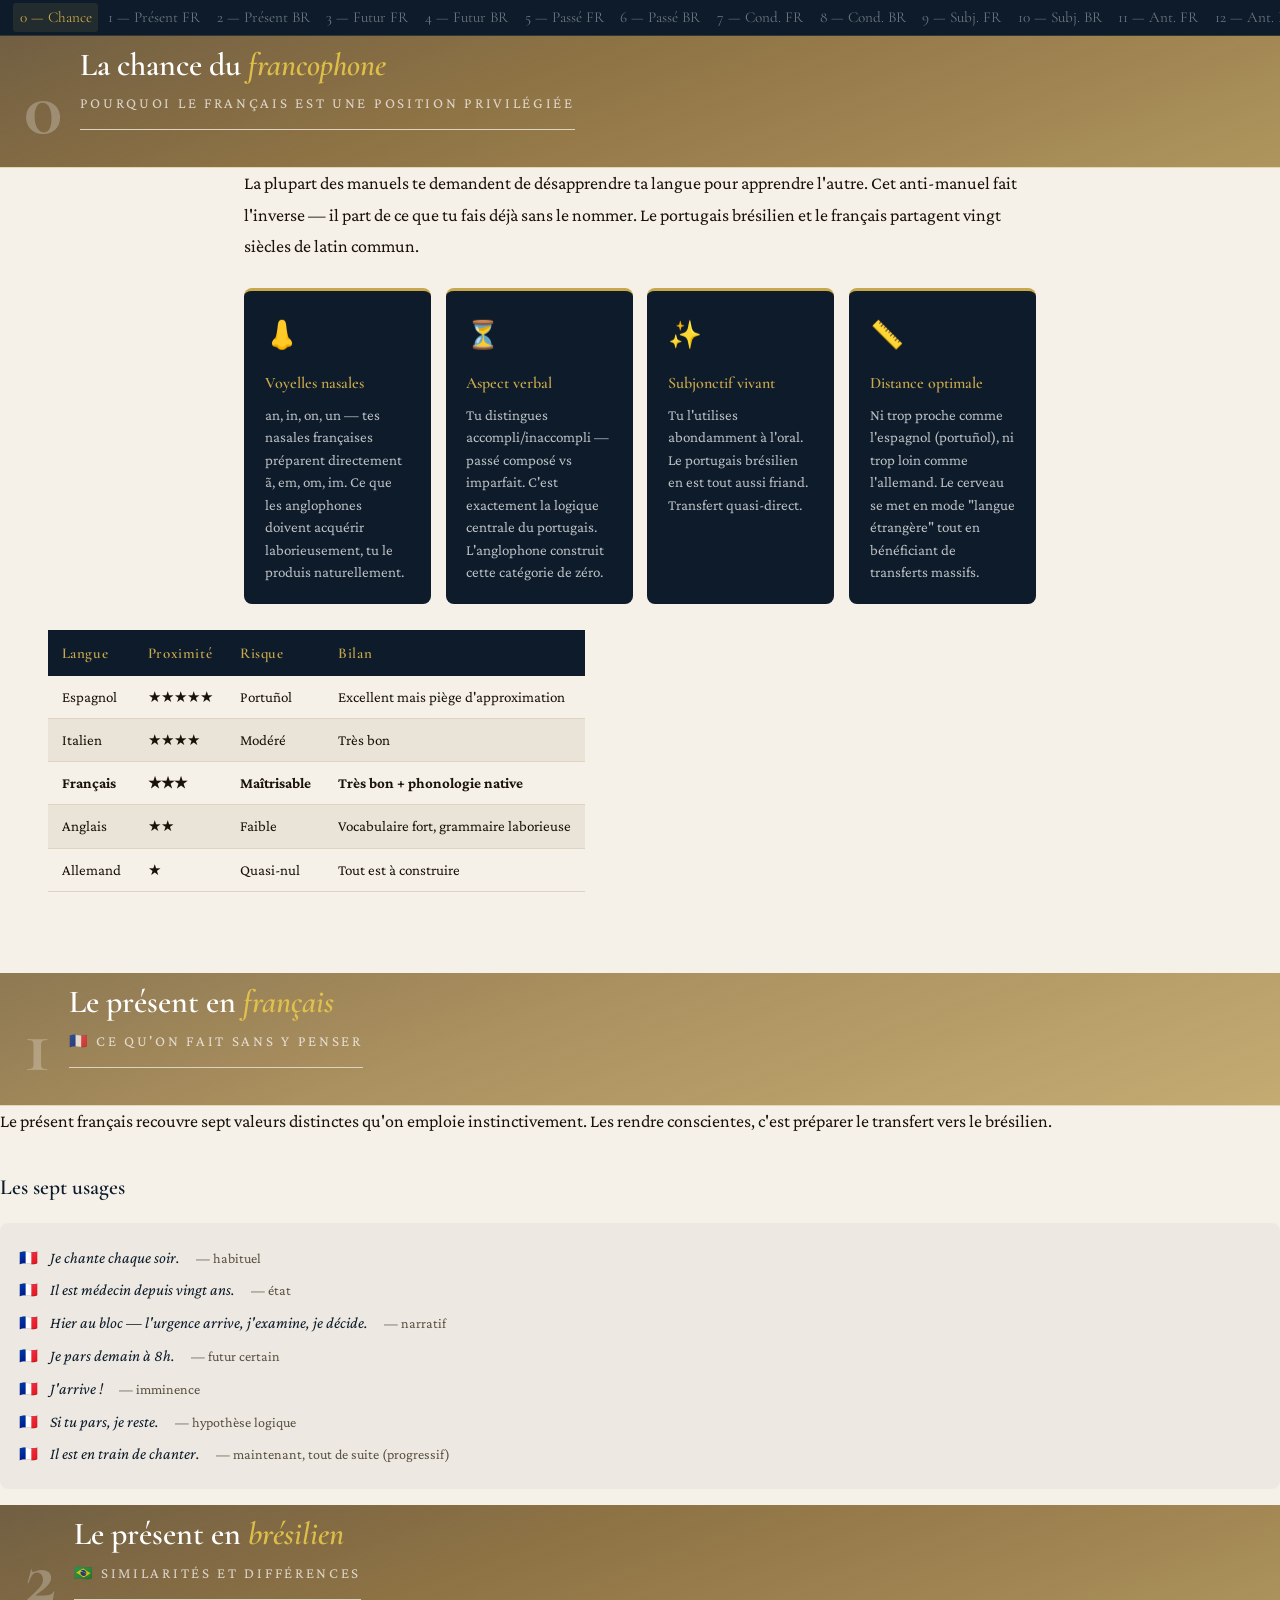
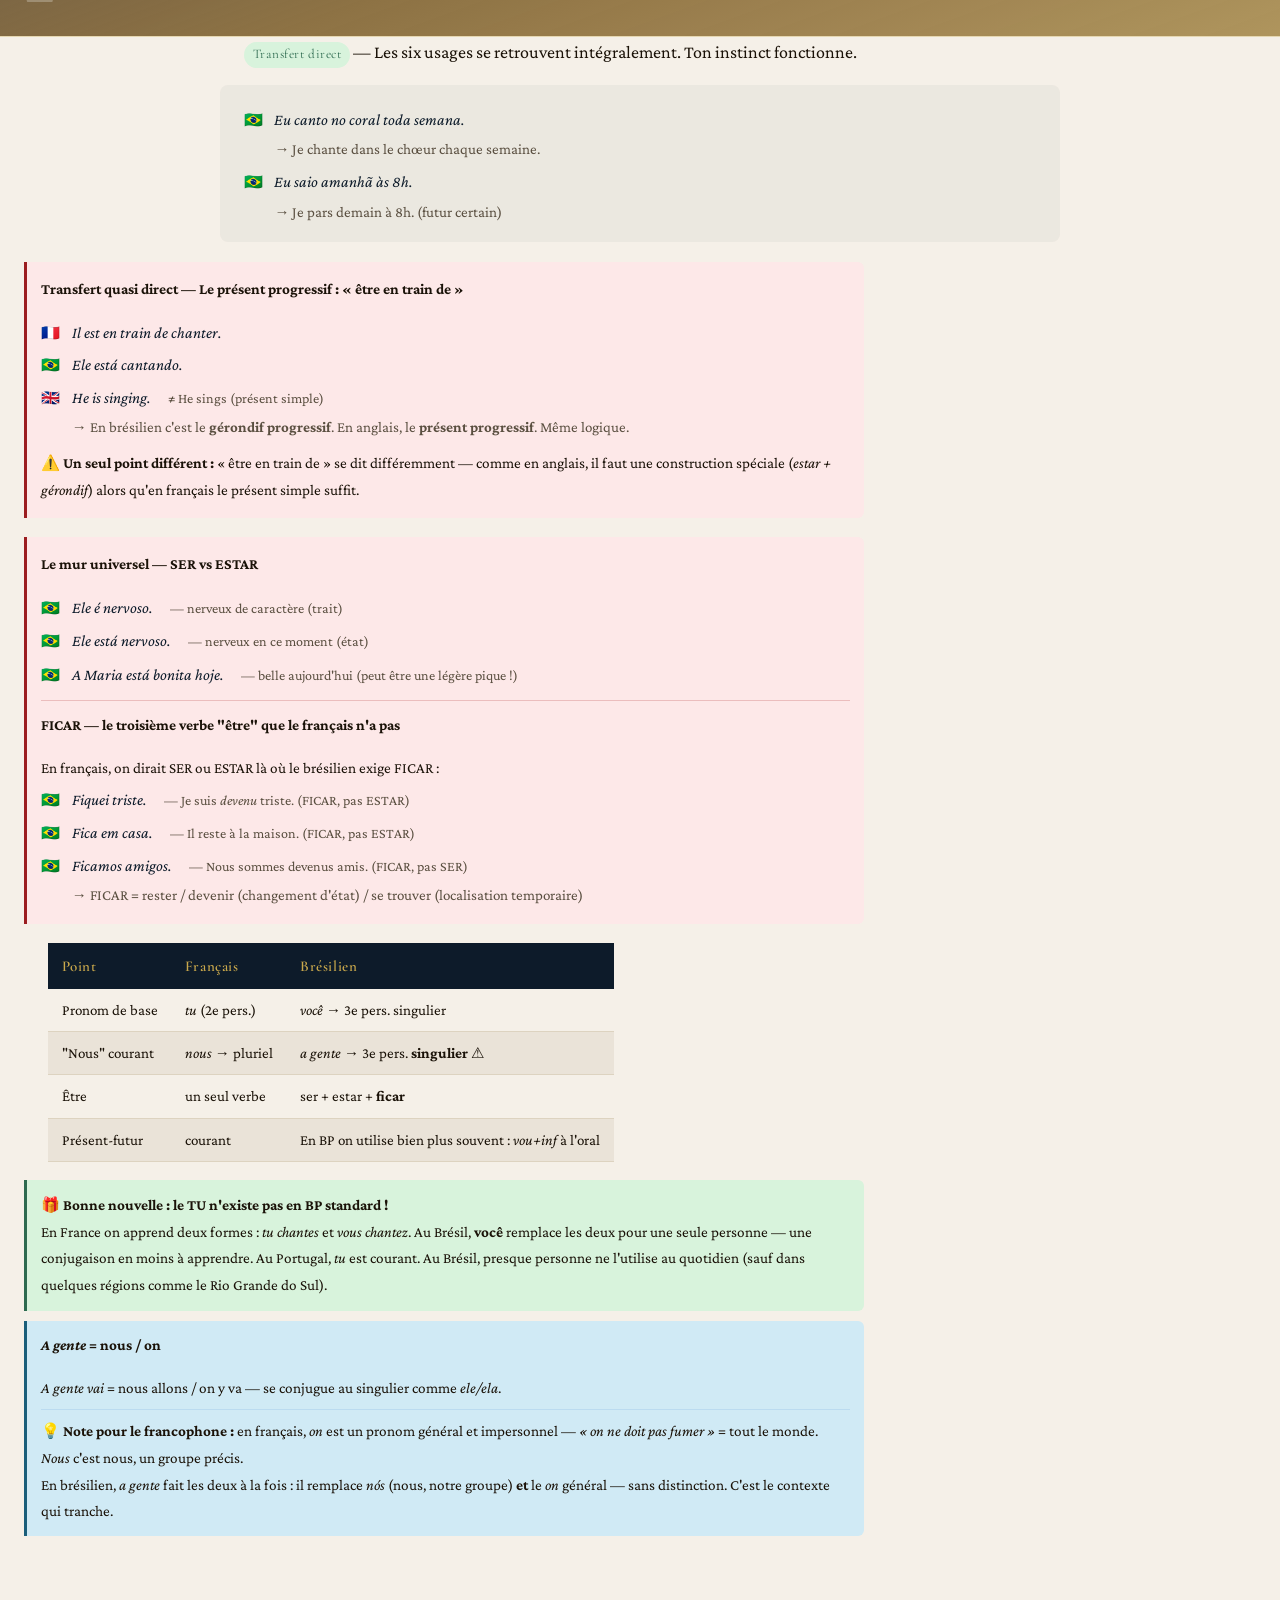
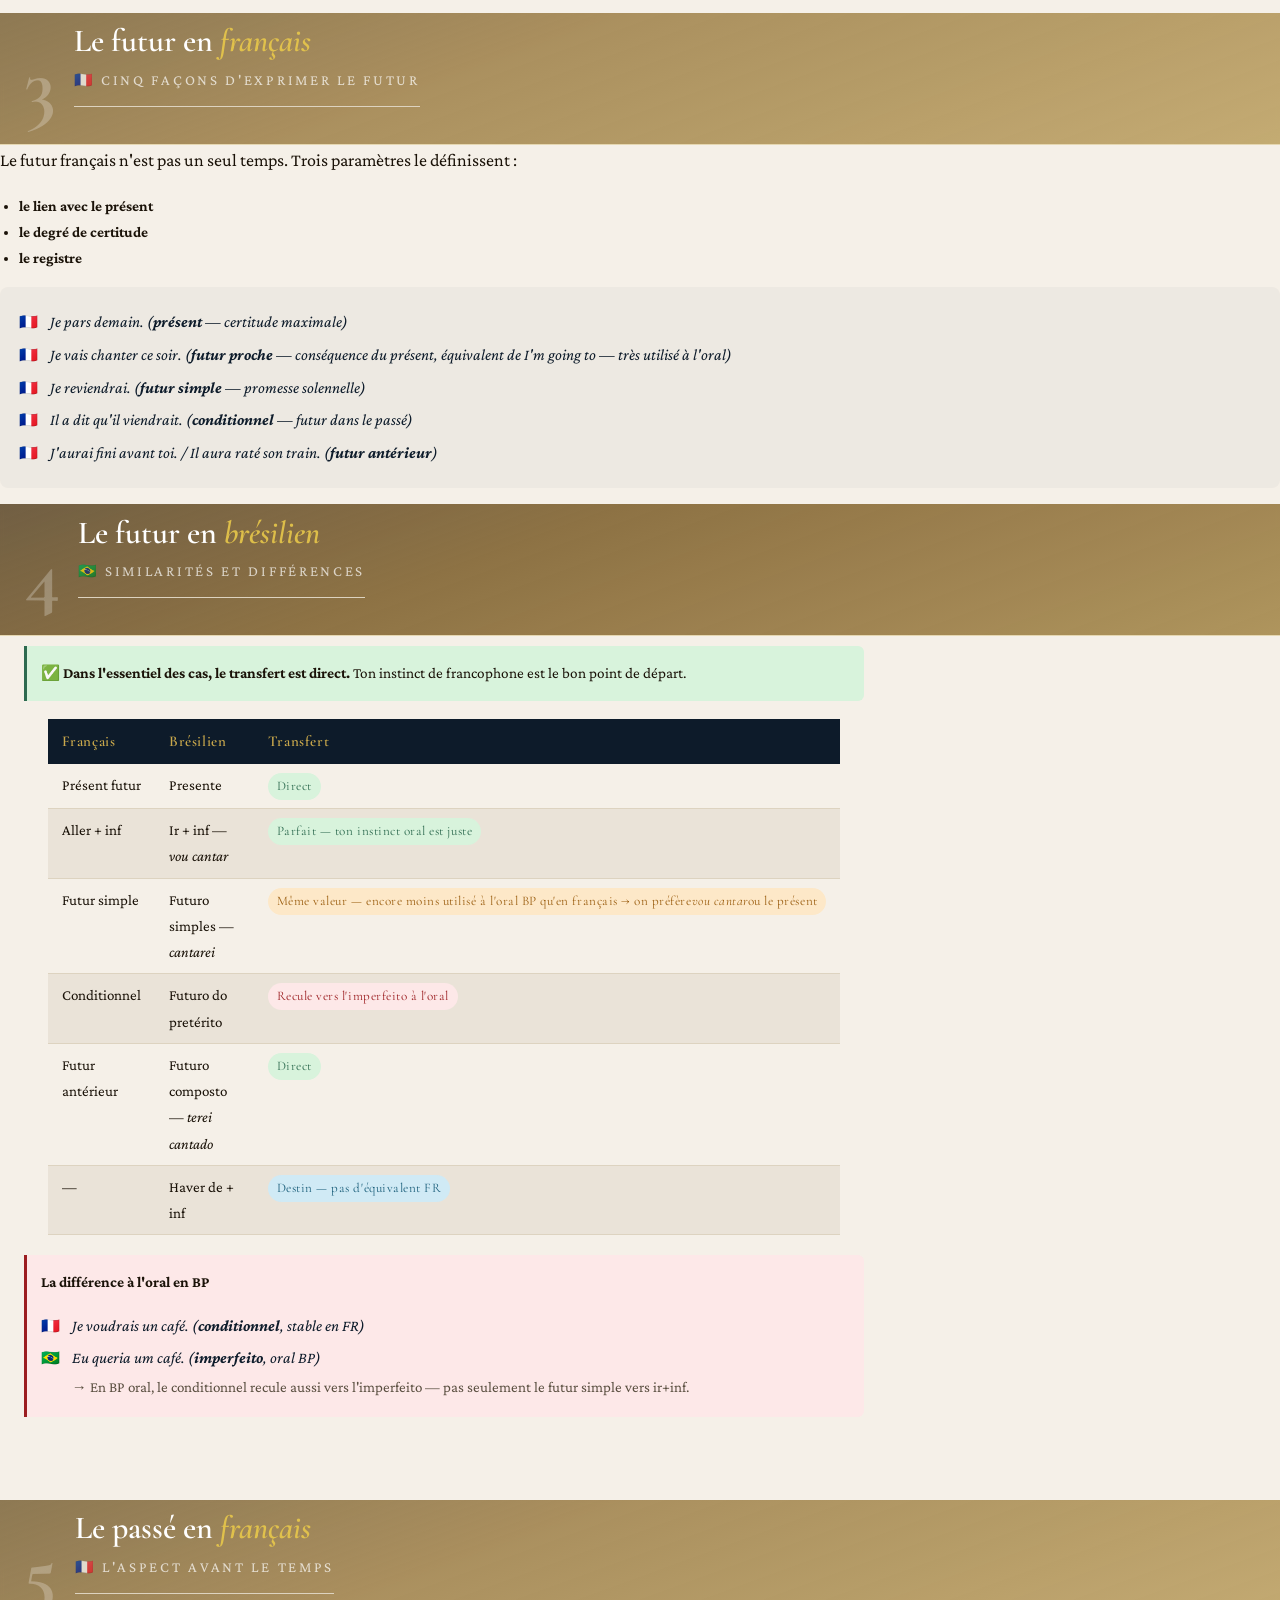
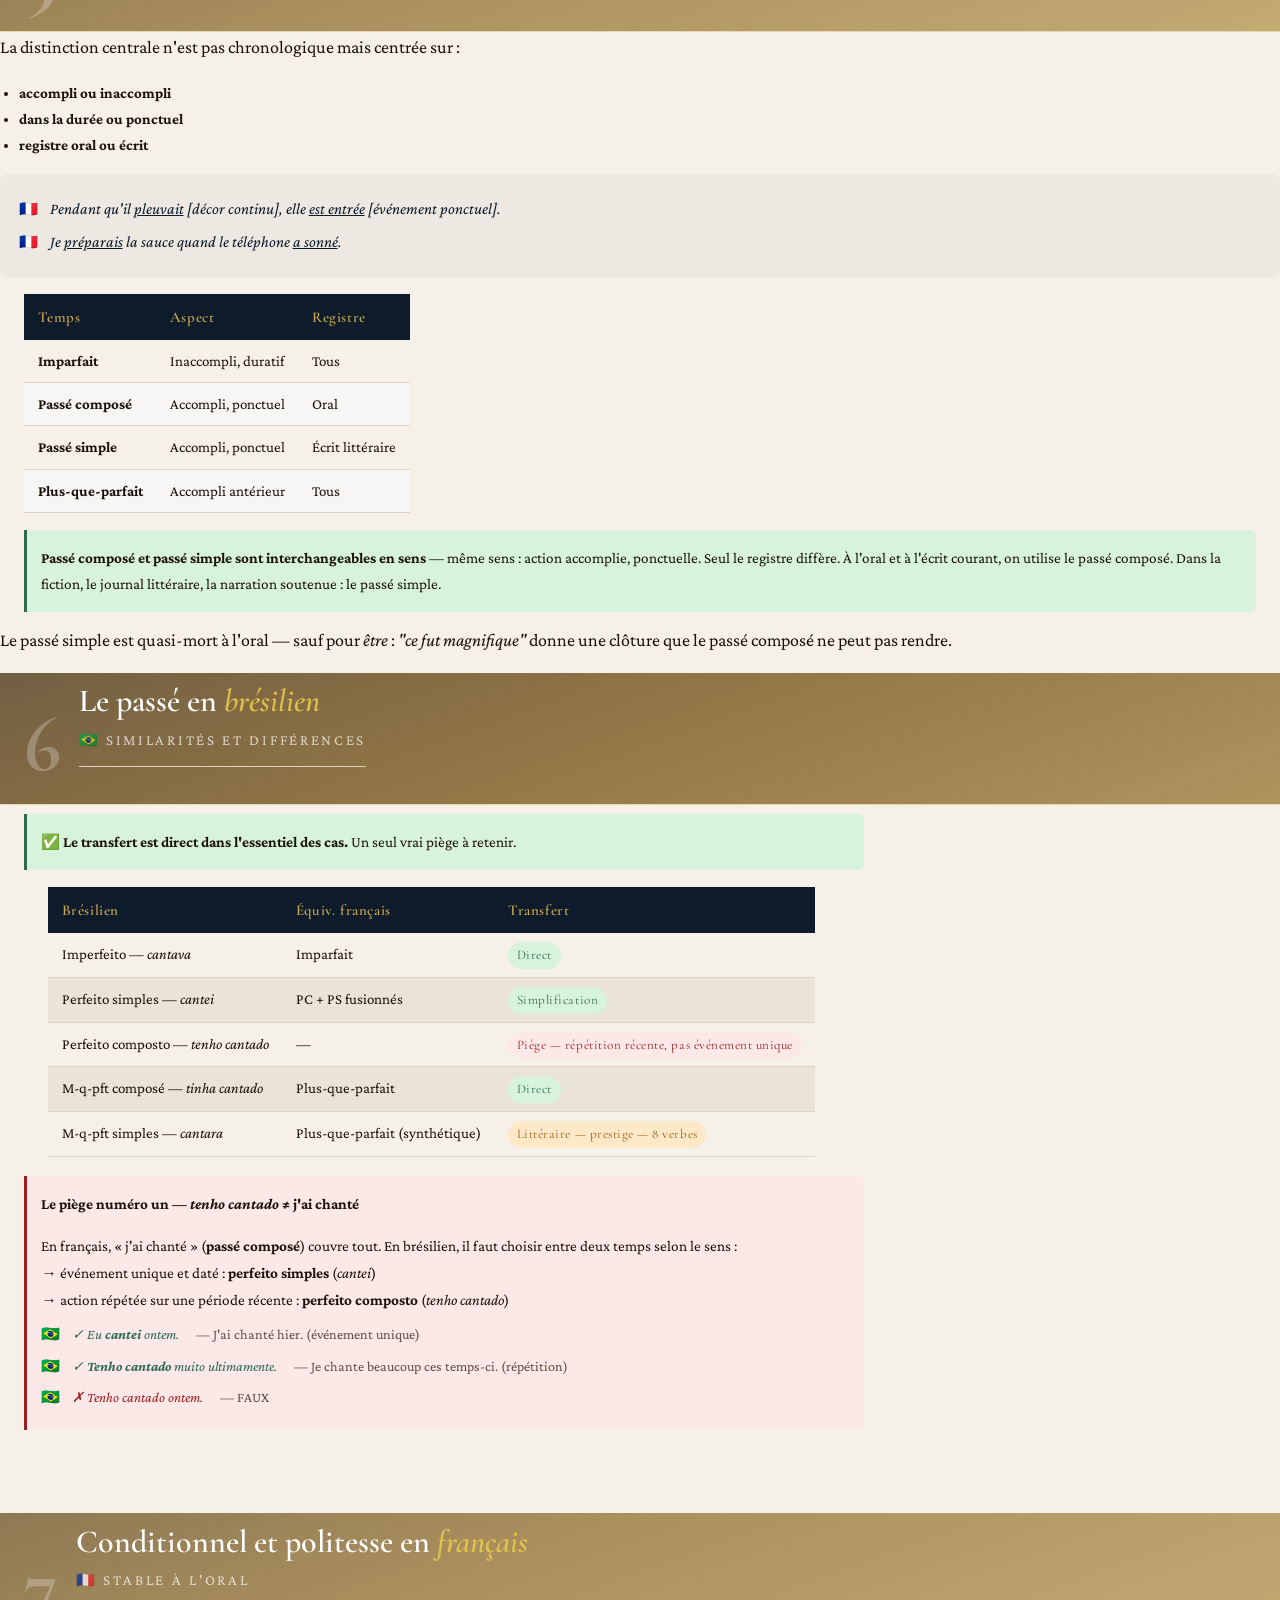
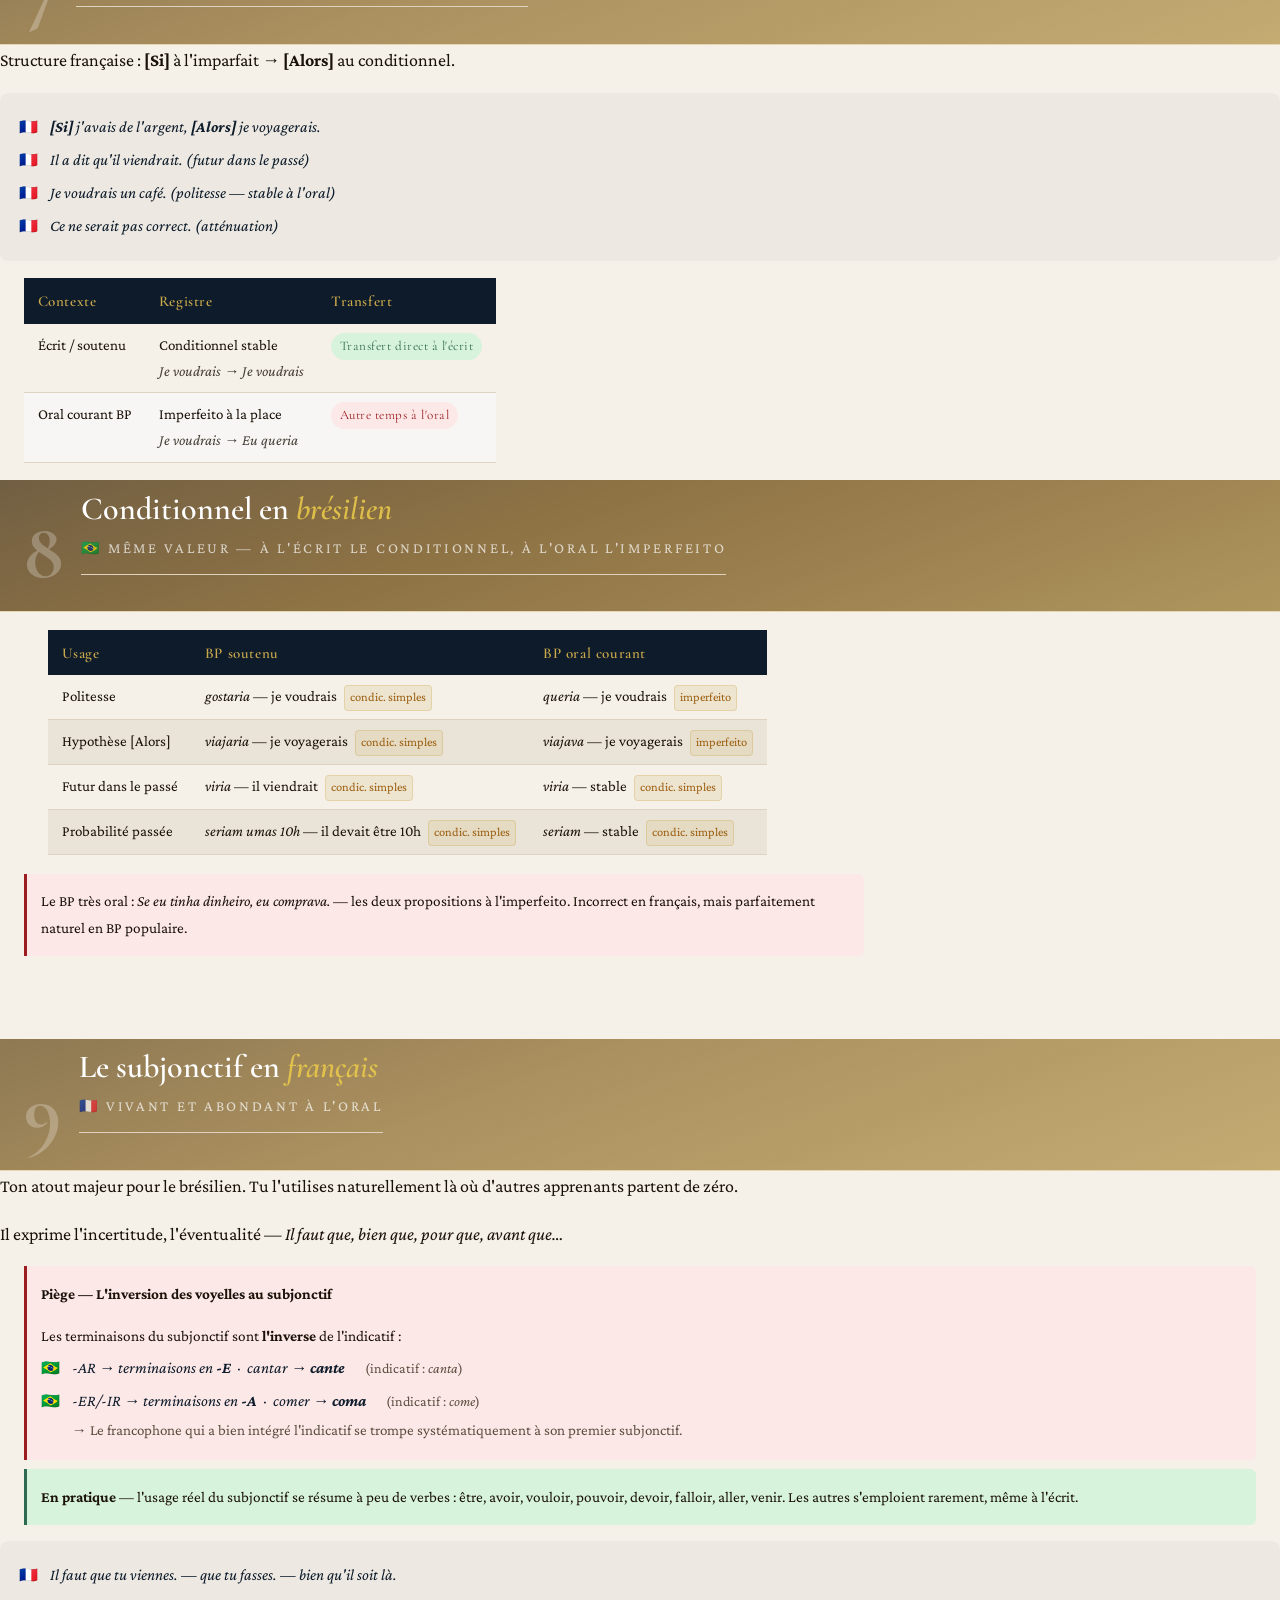
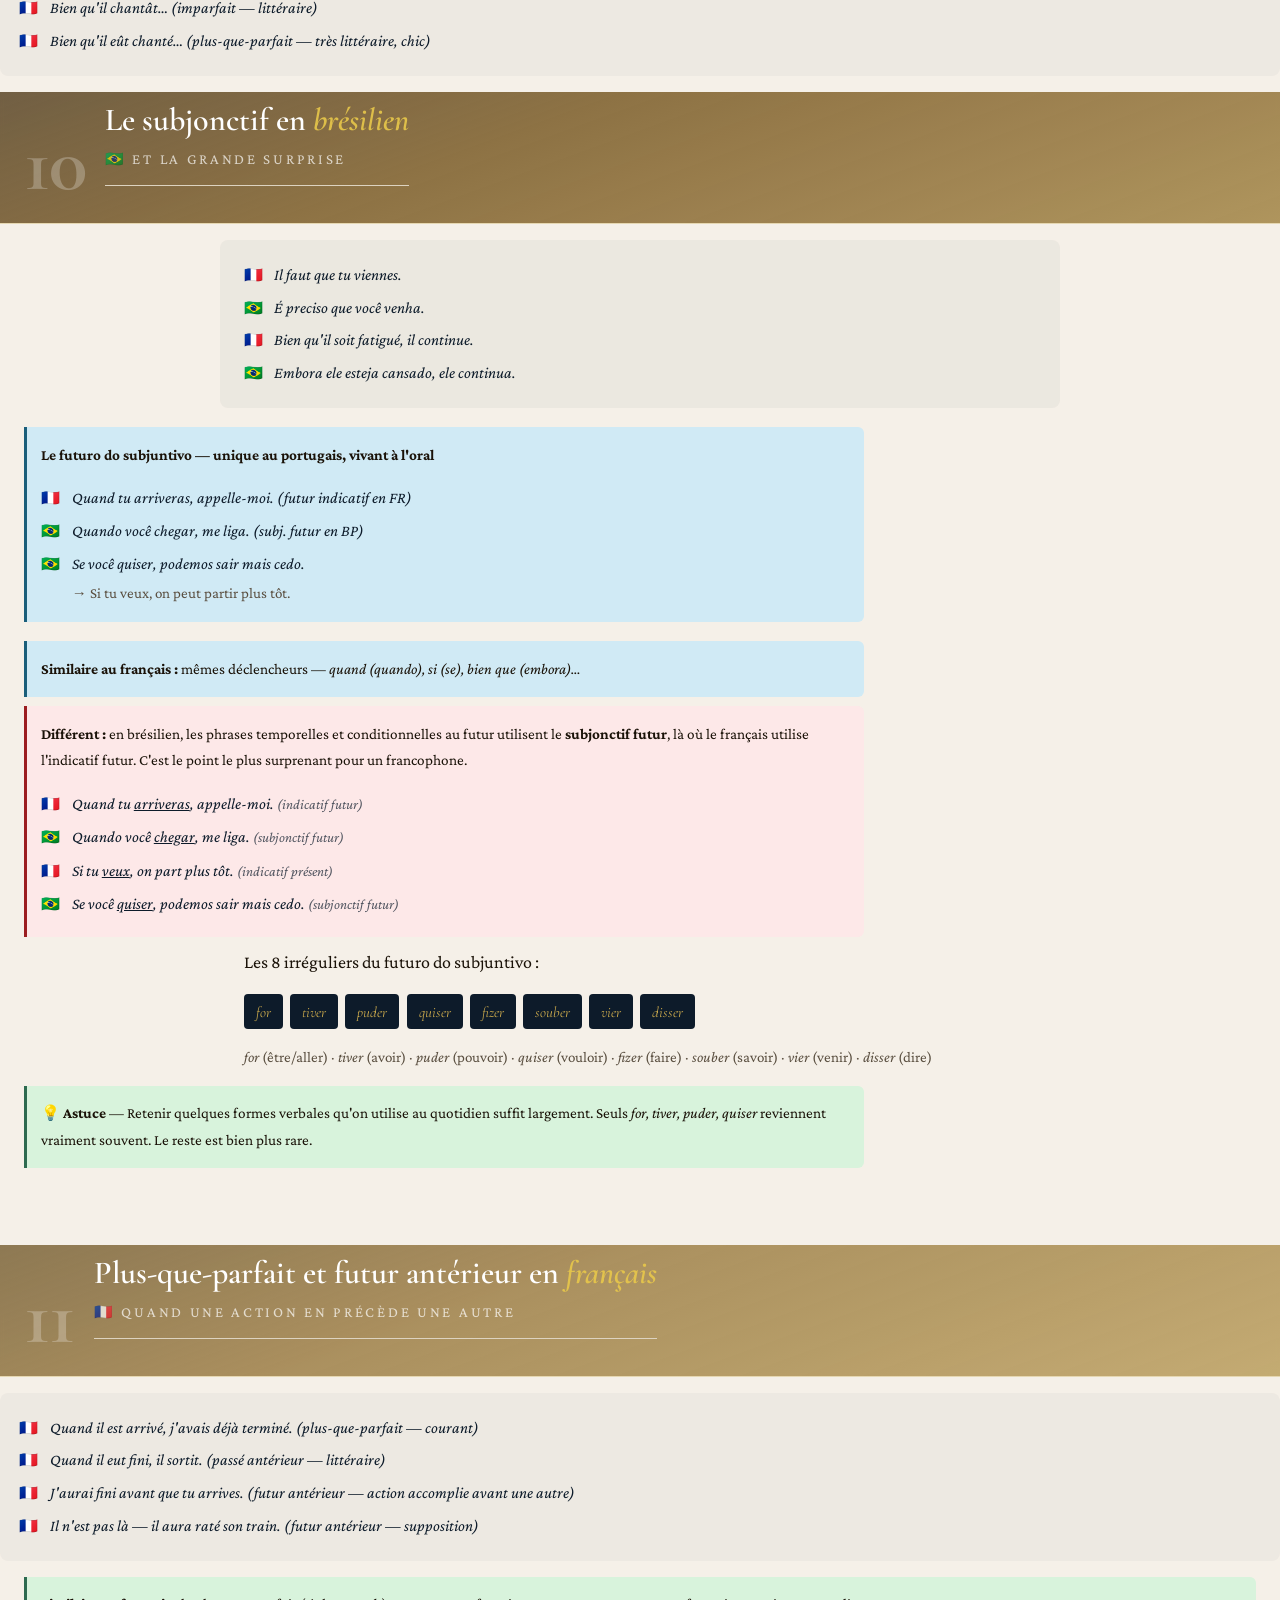
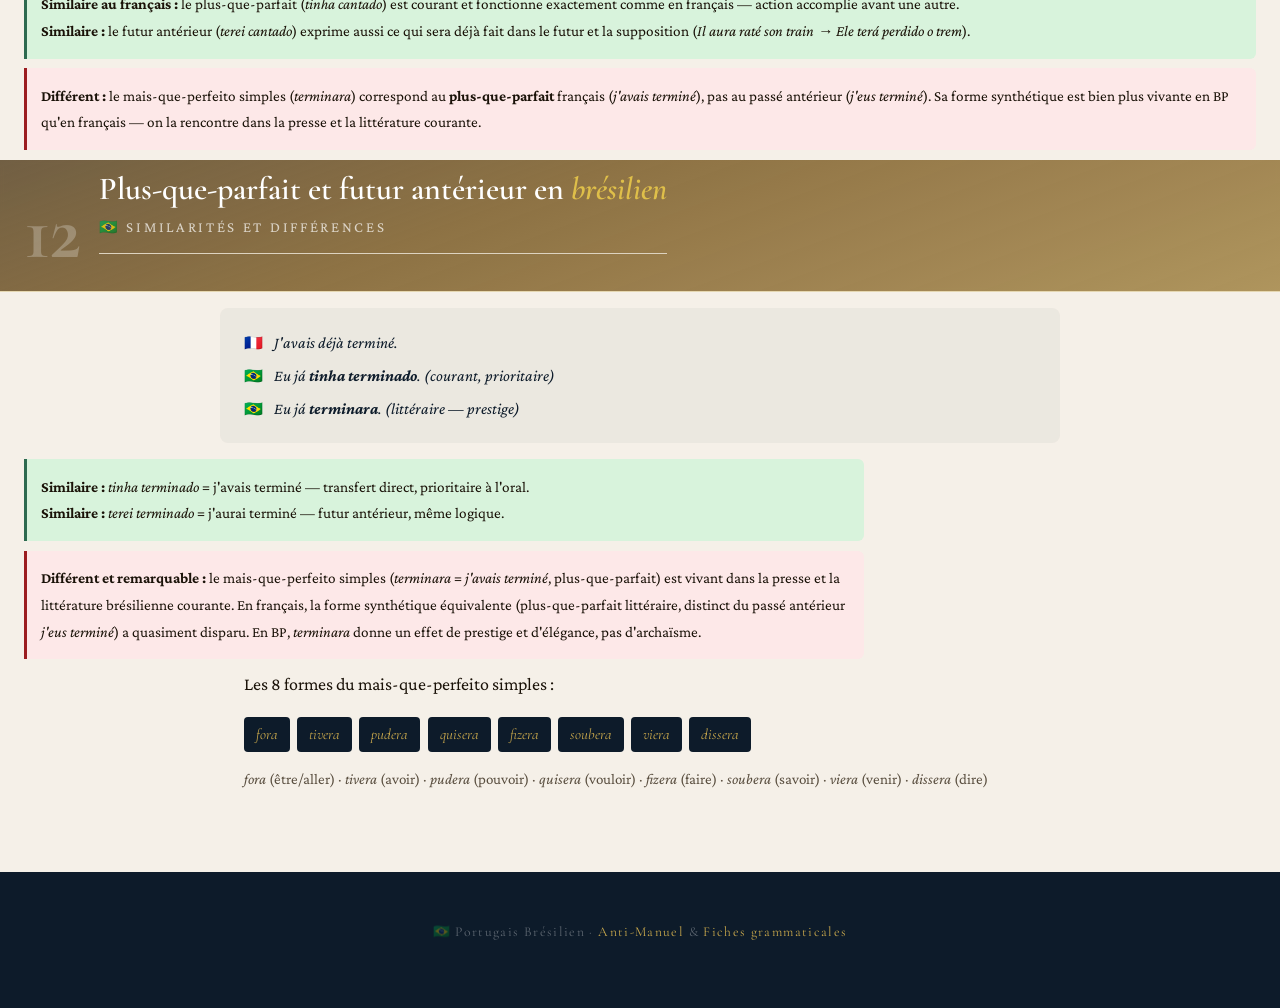
<file: ref-fr.html>
<!DOCTYPE html>
<html lang="fr">
<head>
<meta charset="UTF-8">
<meta name="viewport" content="width=device-width, initial-scale=1.0">
<title>Portugais Brésilien — Anti-Manuel &amp; Fiches grammaticales</title>
<link href="https://fonts.googleapis.com/css2?family=Cormorant+Garamond:ital,wght@0,300;0,400;0,600;0,700;1,300;1,400&family=Crimson+Pro:ital,wght@0,300;0,400;0,600;1,300;1,400&display=swap" rel="stylesheet">
<style>
/* ============================================================
   CSS VARIABLES
   ============================================================ */
:root{
  --midnight:#0d1b2a; --gold:#c9a84c; --gold-light:#e8c97a;
  --cream:#f5f0e8; --cream-dark:#ede7d9;
  --text:#1a1208; --text-light:#5a4f40;
  --green:#2d6a4f; --green-light:#d8f3dc;
  --amber:#9b5e10; --amber-light:#fde8c8;
  --red:#9b1d20; --red-light:#fde8e8;
  --blue:#1a5e7a; --blue-light:#d0eaf5;
  --border:#ddd3c0;
  --switcher-h:0px; --nav-h:36px; --ch-h:120px;
}
*{margin:0;padding:0;box-sizing:border-box;}
html{scroll-behavior:smooth;}
body{font-family:'Crimson Pro',Georgia,serif;background:var(--cream);color:var(--text);font-size:18px;line-height:1.75;}

/* ============================================================
   BOOK SWITCHER — top bar, always visible
   ============================================================ */
#book-switcher{
  position:sticky;top:0;z-index:300;
  background:var(--midnight);
  height:var(--switcher-h);
  display:flex;align-items:center;
  justify-content:space-between;
  padding:0 1.2rem;
  border-bottom:2px solid rgba(201,168,76,.3);
}
.site-brand{
  font-family:'Cormorant Garamond',serif;
  color:var(--gold);font-size:.85rem;
  letter-spacing:.15em;text-transform:uppercase;
  white-space:nowrap;
}
.switcher-tabs{display:flex;gap:.3rem;}
.stab{
  font-family:'Cormorant Garamond',serif;
  font-size:.82rem;letter-spacing:.04em;
  padding:.3rem .9rem;border-radius:4px;
  border:1px solid rgba(201,168,76,.25);
  color:rgba(255,255,255,.45);
  background:transparent;cursor:pointer;
  transition:all .2s;white-space:nowrap;
}
.stab:hover{color:var(--gold);border-color:rgba(201,168,76,.6);}
.stab.active{background:rgba(201,168,76,.15);color:var(--gold);border-color:rgba(201,168,76,.5);}

/* ============================================================
   HERO
   ============================================================ */
.hero{
  background:var(--midnight);min-height:70vh;
  display:flex;align-items:center;justify-content:center;
  position:relative;overflow:hidden;
}
.hero-bg{position:absolute;inset:0;background:radial-gradient(ellipse at 30% 50%,#1a2f4a 0%,#0d1b2a 60%);}
.hero-content{position:relative;z-index:2;text-align:center;padding:2rem;}
.hero-label{font-family:'Cormorant Garamond',serif;color:var(--gold);font-size:.82rem;letter-spacing:.3em;text-transform:uppercase;margin-bottom:1.4rem;opacity:0;animation:fadeUp .8s ease .2s forwards;}
.hero h1{font-family:'Cormorant Garamond',serif;font-size:clamp(2.4rem,7vw,5rem);font-weight:300;color:white;line-height:1.15;margin-bottom:.5rem;opacity:0;animation:fadeUp .8s ease .4s forwards;}
.hero h1 em{font-style:italic;color:var(--gold-light);}
.hero-sub{font-size:1.05rem;color:rgba(255,255,255,.5);font-style:italic;margin-bottom:2rem;opacity:0;animation:fadeUp .8s ease .6s forwards;}
.hero-cta{display:flex;gap:.8rem;justify-content:center;flex-wrap:wrap;opacity:0;animation:fadeUp .8s ease .8s forwards;}
.hero-btn{
  font-family:'Cormorant Garamond',serif;font-size:.95rem;
  padding:.55rem 1.5rem;border-radius:4px;cursor:pointer;
  border:1px solid rgba(201,168,76,.5);transition:all .25s;
  letter-spacing:.05em;
}
.hero-btn.primary{background:rgba(201,168,76,.2);color:var(--gold);}
.hero-btn.primary:hover{background:rgba(201,168,76,.35);}
.hero-btn.secondary{background:transparent;color:rgba(255,255,255,.5);border-color:rgba(255,255,255,.2);}
.hero-btn.secondary:hover{color:white;border-color:rgba(255,255,255,.5);}
.scroll-hint{position:absolute;bottom:1.5rem;left:50%;transform:translateX(-50%);color:rgba(255,255,255,.3);font-size:.72rem;letter-spacing:.2em;text-transform:uppercase;animation:pulse 2s ease-in-out infinite;}
@keyframes fadeUp{from{opacity:0;transform:translateY(16px)}to{opacity:1;transform:translateY(0)}}
@keyframes pulse{0%,100%{opacity:.3}50%{opacity:.8}}

/* ============================================================
   BOOK CONTAINER
   ============================================================ */
.book{display:none;}.book.visible{display:block;}


/* ============================================================
   SECTION NAV (shared by both books)
   ============================================================ */
.section-nav{
  position:sticky;top:0;z-index:200;
  background:var(--midnight);
  border-bottom:1px solid rgba(201,168,76,.2);
  height:var(--nav-h);display:flex;align-items:center;
  padding:0 .8rem;gap:.2rem;
  overflow-x:auto;-webkit-overflow-scrolling:touch;scrollbar-width:none;
}
.section-nav::-webkit-scrollbar{display:none;}
.section-nav a,.section-nav button{
  color:rgba(255,255,255,.4);text-decoration:none;
  font-family:'Cormorant Garamond',serif;font-size:.95rem;
  padding:.1rem .42rem;border-radius:3px;
  transition:all .2s;white-space:nowrap;
  background:transparent;border:none;cursor:pointer;
}
.section-nav a:hover,.section-nav a.active,
.section-nav button:hover{color:var(--gold);background:rgba(201,168,76,.11);}

/* ============================================================
   ANTI-MANUEL — SECTIONS
   ============================================================ */
.am-section{padding:0 0 4rem;max-width:100%;}
.am-section.alt-bg{background:white;max-width:100%;}
.am-section.alt-bg .am-inner{max-width:840px;margin:0 auto;padding:0 1.5rem 4rem;}
.am-sn{font-family:'Cormorant Garamond',serif;font-size:4.2rem;font-weight:700;color:var(--cream-dark);line-height:1;margin-bottom:-.7rem;letter-spacing:-.02em;}
.alt-bg 
.am-head{display:flex;justify-content:space-between;align-items:flex-start;gap:1rem;flex-wrap:wrap;flex:1;}
/* Contenu des sections brésiliennes centré et limité */
.am-section > p,
.am-section > div:not(.am-header),
.am-section > table,
.am-section > h2,
.am-section > h3{max-width:840px;margin-left:auto;margin-right:auto;padding-left:1.5rem;padding-right:1.5rem;}

h2{font-family:'Cormorant Garamond',serif;font-size:2rem;font-weight:600;color:var(--midnight);margin-bottom:.4rem;line-height:1.2;}
h2 em{font-style:italic;color:var(--gold);}
.am-header{
  position:sticky;
  top:calc(var(--switcher-h) + var(--nav-h));
  z-index:100;
  min-height:var(--ch-h);
  overflow:hidden;
  display:flex;
  align-items:center;
  gap:1.2rem;
  padding:.6rem 1.5rem .5rem;
  backdrop-filter:blur(2px);
  -webkit-backdrop-filter:blur(2px);
}
.am-bg{
  position:absolute;
  inset:-40px 0;
  will-change:transform;
  opacity:1;
}
.alt-bg .am-header .am-bg{
  background:linear-gradient(160deg, rgba(100,75,30,.75) 0%, rgba(160,130,75,.88) 40%, rgba(195,170,110,.95) 100%);
}
.am-section .am-header .am-bg{
  background:linear-gradient(160deg, rgba(70,50,20,.78) 0%, rgba(130,100,50,.90) 40%, rgba(175,148,90,.96) 100%);
}
.am-header{border-bottom:1px solid rgba(201,168,76,.35);}


.am-header .am-sn{flex-shrink:0;position:relative;z-index:1;color:rgba(255,255,255,.25);font-size:5rem;}
.am-header .am-head{position:relative;z-index:1;background:transparent;}
.am-header h2{color:#fff !important;}
.am-header h2 em{color:rgba(232,200,74,.9) !important;}
.am-header .slang{color:rgba(255,255,255,.7) !important;}
.slang{font-size:.82rem;color:var(--text-light);letter-spacing:.18em;text-transform:uppercase;margin-bottom:1.8rem;padding-bottom:.8rem;border-bottom:1px solid var(--border);display:flex;align-items:center;gap:.6rem;flex-wrap:wrap;}
p{margin-bottom:1rem;}
h3{font-family:'Cormorant Garamond',serif;font-size:1.35rem;font-weight:600;color:var(--midnight);margin:2rem 0 .7rem;}
h4{font-family:'Cormorant Garamond',serif;font-size:1.05rem;font-style:italic;color:var(--text-light);margin:1.3rem 0 .5rem;}



/* ============================================================
   ATOUTS GRID (AM §0)
   ============================================================ */
.grid{display:grid;grid-template-columns:repeat(auto-fit,minmax(185px,1fr));gap:.9rem;margin:1.6rem 0;}
.card{background:var(--midnight);color:white;padding:1.3rem;border-radius:8px;border-top:3px solid var(--gold);}
.card-icon{font-size:1.7rem;margin-bottom:.6rem;}
.card-title{font-family:'Cormorant Garamond',serif;font-size:1rem;font-weight:600;color:var(--gold);margin-bottom:.4rem;}
.card-text{font-size:.86rem;color:rgba(255,255,255,.72);line-height:1.5;}

/* ============================================================
   EXAMPLES
   ============================================================ */
.exblock{background:rgba(13,27,42,.04);border-radius:8px;padding:1rem 1.2rem;margin:1rem 0;}
.alt-bg .exblock{background:rgba(13,27,42,.03);}
.ch-body.alt .exblock{background:rgba(13,27,42,.03);}
.exrow{display:flex;gap:.65rem;align-items:baseline;margin:.3rem 0;flex-wrap:wrap;}
.exlang{font-size:.95rem;min-width:1.25rem;flex-shrink:0;}
.extext{font-style:italic;color:var(--midnight);font-size:1rem;}
.extr{font-size:.83rem;color:var(--text-light);padding:.03rem 0 .1rem 1.9rem;margin-top:-.2rem;}

/* ============================================================
   BADGES & CALLOUTS
   ============================================================ */
.badge{display:inline-flex;align-items:center;padding:.12rem .55rem;border-radius:20px;font-size:.82rem;font-family:'Cormorant Garamond',serif;letter-spacing:.04em;white-space:nowrap;}
.bg{background:var(--green-light);color:var(--green);}
.ba{background:var(--amber-light);color:var(--amber);}
.br{background:var(--red-light);color:var(--red);}
.bb{background:var(--blue-light);color:var(--blue);}
.c{border-left:3px solid var(--gold);background:rgba(201,168,76,.08);padding:.9rem 1.2rem;margin:1.2rem 0;border-radius:0 6px 6px 0;}
.cg{border-left-color:var(--green);background:var(--green-light);}
.cr{border-left-color:var(--red);background:var(--red-light);}
.cb{border-left-color:var(--blue);background:var(--blue-light);}
.c p:last-child{margin-bottom:0;}

/* ============================================================
   TABLES (shared)
   ============================================================ */
.tw{overflow-x:auto;margin:1.1rem 0;-webkit-overflow-scrolling:touch;max-width:100%;overscroll-behavior-x:contain;}

.tense-tag{display:inline-block;font-size:.78rem;background:rgba(201,168,76,.15);color:var(--amber);border:1px solid rgba(201,168,76,.3);border-radius:4px;padding:1px 5px;margin-left:4px;font-style:normal;white-space:nowrap;vertical-align:middle;}
table.ctab{width:100%;border-collapse:collapse;font-size:.88rem;display:block;overflow-x:auto;-webkit-overflow-scrolling:touch;overscroll-behavior-x:contain;}
table.ctab th{background:var(--midnight);color:var(--gold);font-family:'Cormorant Garamond',serif;font-weight:600;padding:.6rem .85rem;text-align:left;font-size:.82rem;letter-spacing:.04em;}
table.ctab td{padding:.5rem .85rem;border-bottom:1px solid var(--border);vertical-align:top;}
tr.even td, table.ctab tr:nth-child(even) td{background:rgba(220,210,195,.45);}
.alt-bg table.ctab tr:nth-child(even) td{background:rgba(248,248,248,.8);}

/* ============================================================
   CHAPTER HEADERS — STICKY PARALLAX (Fiches)
   ============================================================ */
.chapter{position:relative;}
.ch-header{
  position:sticky;top:var(--nav-h);
  z-index:100;height:var(--ch-h);overflow:hidden;
  display:flex;align-items:center;
  backdrop-filter:blur(4px);-webkit-backdrop-filter:blur(4px);
}
.ch-bg{
  position:absolute;inset:-40px 0;
  opacity:.65;transition:opacity .4s ease;
}
.ch-header.opaque .ch-bg{opacity:1;}
.ch-overlay{position:absolute;inset:0;background:linear-gradient(to right,rgba(13,27,42,.9) 0%,rgba(13,27,42,.5) 55%,transparent 100%);transition:opacity .4s;}
.ch-header.opaque .ch-overlay{background:linear-gradient(to right,rgba(13,27,42,.97) 0%,rgba(13,27,42,.75) 55%,rgba(13,27,42,.2) 100%);}
.ch-content{position:relative;z-index:2;display:flex;align-items:center;gap:1.3rem;padding:0 1.4rem;width:100%;}
.ch-num{font-family:'Cormorant Garamond',serif;font-size:3.6rem;font-weight:700;color:rgba(201,168,76,.22);line-height:1;flex-shrink:0;}
.ch-info{flex:1;min-width:0;}
.ch-tag{font-size:.66rem;letter-spacing:.2em;text-transform:uppercase;color:var(--gold);opacity:.85;margin-bottom:.2rem;}
.ch-title{font-family:'Cormorant Garamond',serif;font-size:clamp(1.25rem,3.5vw,1.8rem);font-weight:600;color:white;line-height:1.15;}
.ch-title em{font-style:italic;color:var(--gold-light);}
.ch-subtitle{font-size:.82rem;color:rgba(255,255,255,.48);font-style:italic;margin-top:.15rem;}
.ch-nav{display:flex;flex-direction:column;gap:.35rem;flex-shrink:0;}
.ch-btn{display:flex;align-items:center;justify-content:center;width:2rem;height:2rem;border-radius:50%;border:1px solid rgba(201,168,76,.35);color:var(--gold);text-decoration:none;font-size:.9rem;transition:all .2s;background:rgba(13,27,42,.4);cursor:pointer;}
.ch-btn:hover{background:rgba(201,168,76,.2);border-color:var(--gold);}
.ch-btn.xbtn{display:none;}

/* CHAPTER BODY */
.ch-body{background:var(--cream);}
.ch-body.alt{background:white;}
.ch-inner{max-width:840px;margin:0 auto;padding:3rem 1.5rem;}
.ch-body.alt tr:nth-child(even) td{background:rgba(255,255,255,.06);}

/* CHAPTER COLORS */
.ch1 .ch-bg{background:radial-gradient(ellipse at 20% 60%,#1a3a5c 0%,#0d1b2a 70%);}
.ch2 .ch-bg{background:radial-gradient(ellipse at 70% 40%,#0f3352 0%,#0d1b2a 70%);}
.ch3 .ch-bg{background:radial-gradient(ellipse at 30% 70%,#0e2d48 0%,#0d1b2a 70%);}
.ch4 .ch-bg{background:radial-gradient(ellipse at 60% 30%,#122840 0%,#0d1b2a 70%);}
.ch5 .ch-bg{background:radial-gradient(ellipse at 40% 60%,#0c2236 0%,#0d1b2a 70%);}
.ch6 .ch-bg{background:radial-gradient(ellipse at 25% 50%,#3a1a1a 0%,#0d1b2a 70%);}
.ch7 .ch-bg{background:radial-gradient(ellipse at 65% 45%,#2d1010 0%,#0d1b2a 70%);}
.ch8 .ch-bg{background:radial-gradient(ellipse at 20% 60%,#4a1010 0%,#0d1b2a 70%);}
.ch9 .ch-bg{background:radial-gradient(ellipse at 55% 35%,#2a1515 0%,#0d1b2a 70%);}
.ch10 .ch-bg{background:radial-gradient(ellipse at 35% 65%,#351a10 0%,#0d1b2a 70%);}
.ch11 .ch-bg{background:radial-gradient(ellipse at 30% 55%,#2a1a3a 0%,#0d1b2a 70%);}
.ch12 .ch-bg{background:radial-gradient(ellipse at 60% 40%,#0d2e1f 0%,#0d1b2a 70%);}
.ch13 .ch-bg{background:radial-gradient(ellipse at 25% 60%,#0a2818 0%,#0d1b2a 70%);}
.ch14 .ch-bg{background:radial-gradient(ellipse at 50% 50%,#0f3322 0%,#0d1b2a 70%);}
.ch15 .ch-bg{background:radial-gradient(ellipse at 40% 55%,#0c2a1c 0%,#0d1b2a 70%);}

/* FORMATION TABLES */
.formation{background:var(--midnight);color:white;border-radius:8px;padding:1.4rem;margin:1.4rem 0;}
.formation-title{font-family:'Cormorant Garamond',serif;font-size:.7rem;letter-spacing:.2em;text-transform:uppercase;color:var(--gold);margin-bottom:.9rem;opacity:.9;}
.form-group{margin:.3rem 0 .9rem;}
.form-group-label{color:var(--gold);font-size:.82rem;letter-spacing:.1em;text-transform:uppercase;margin-bottom:.45rem;opacity:.8;}
.form-rs-table{width:100%;border-collapse:collapse;display:block;overflow-x:auto;-webkit-overflow-scrolling:touch;overscroll-behavior-x:contain;}
.form-rs-table th{color:rgba(255,255,255,.38);font-family:'Cormorant Garamond',serif;font-size:.7rem;letter-spacing:.1em;text-transform:uppercase;padding:.22rem .45rem;border-bottom:1px solid rgba(255,255,255,.1);text-align:left;font-weight:400;}
.form-rs-table td{padding:.25rem .45rem;font-size:.88rem;vertical-align:middle;}
/* Light alternation on dark bg — NOT the cream color */
.form-rs-table tr:nth-child(even) td{background:rgba(255,255,255,.06);}
.form-rs-table tr:nth-child(odd) td{background:transparent;}
.td-pron{color:rgba(255,255,255,.36);font-size:.78rem;min-width:5rem;}
.td-rad{color:rgba(255,255,255,.55);font-style:italic;}
.td-plus{color:rgba(255,255,255,.22);padding:0 .12rem;}
.td-suf{color:var(--gold);font-weight:600;}
.td-eq{color:rgba(255,255,255,.18);padding:0 .12rem;}
.td-form{color:white;font-style:italic;}
.td-form strong{color:var(--gold-light);}
.form-irreg{margin-top:.9rem;padding-top:.9rem;border-top:1px solid rgba(255,255,255,.1);}
.form-irreg-title{font-size:.78rem;letter-spacing:.15em;text-transform:uppercase;color:rgba(255,255,255,.33);margin-bottom:.5rem;}
.irreg-list{display:flex;flex-wrap:wrap;gap:.35rem;}
.irreg-item{background:rgba(201,168,76,.1);border:1px solid rgba(201,168,76,.18);border-radius:4px;padding:.18rem .55rem;font-size:.82rem;font-style:italic;}
.irreg-item strong{color:var(--gold);margin-right:.25rem;font-style:normal;}
.form-note{font-size:.8rem;color:rgba(255,255,255,.42);margin-top:.45rem;font-style:italic;}

/* KEY FORMS */
.kf{display:flex;flex-wrap:wrap;gap:.45rem;margin:.9rem 0;}
.kf span{background:var(--midnight);color:var(--gold);padding:.28rem .75rem;border-radius:4px;font-family:'Cormorant Garamond',serif;font-size:.95rem;font-style:italic;}

/* FOOTER */
footer{background:var(--midnight);color:rgba(255,255,255,.33);text-align:center;padding:3rem 2rem;font-family:'Cormorant Garamond',serif;font-size:.85rem;letter-spacing:.1em;}
footer span{color:var(--gold);}

/* ============================================================
   RESPONSIVE
   ============================================================ */
@media(max-width:640px){
  :root{--switcher-h:44px;--nav-h:32px;--ch-h:110px;}
  .ch-num{font-size:2.6rem;}
  .ch-content{gap:.9rem;padding:0 1rem;}
  .ch-btn{width:1.85rem;height:1.85rem;}
  .ch-inner{padding:0 0.65rem 2rem;}
  .ctab,.cg table{font-size:.82rem;}
  .tw{font-size:.82rem;}
  .alt-bg > .am-inner{padding:0 0.65rem 2rem;}
  body{padding:0;}
  h2{font-size:1.75rem;}
  .am-sn{font-size:3.2rem;}
  .grid{grid-template-columns:1fr 1fr;}
  .site-brand{display:none;}
  .section-nav a,.section-nav button{font-size:.88rem;padding:.08rem .32rem;}
  .td-pron{min-width:4.2rem;}
}
@media(max-width:380px){.grid{grid-template-columns:1fr;}}

/* ── Espacement cohérent — tous les blocs colorés anti-manuel ── */
.am-section > .c,
.am-section > .cr,
.am-section > .cb,
.am-section > .cg,
.am-section > div > .c,
.am-section > div > .cr,
.am-section > div > .cb,
.am-section > div > .cg,
.am-inner > .c,
.am-inner > .cr,
.am-inner > .cb,
.am-inner > .cg {
  margin-left: 1.5rem !important;
  margin-right: 1.5rem !important;
  padding-left: .9rem !important;
  padding-right: .9rem !important;
  box-sizing: border-box;
}
/* Tableaux */
.am-section > .tw,
.am-inner > .tw {
  margin-left: 1.5rem !important;
  margin-right: 1.5rem !important;
}



ad>
<meta charset="UTF-8">
<meta name="viewport" content="width=device-width, initial-scale=1.0">
<title>Portugais Brésilien — Anti-Manuel &amp; Fiches grammaticales</title>
<link href="https://fonts.googleapis.com/css2?family=Cormorant+Garamond:ital,wght@0,300;0,400;0,600;0,700;1,300;1,400&family=Crimson+Pro:ital,wght@0,300;0,400;0,600;1,300;1,400&display=swap" rel="stylesheet">
<style>
/* ============================================================
   CSS VARIABLES
   ============================================================ */
:root{
  --midnight:#0d1b2a; --gold:#c9a84c; --gold-light:#e8c97a;
  --cream:#f5f0e8; --cream-dark:#ede7d9;
  --text:#1a1208; --text-light:#5a4f40;
  --green:#2d6a4f; --green-light:#d8f3dc;
  --amber:#9b5e10; --amber-light:#fde8c8;
  --red:#9b1d20; --red-light:#fde8e8;
  --blue:#1a5e7a; --blue-light:#d0eaf5;
  --border:#ddd3c0;
  --switcher-h:0px; --nav-h:36px; --ch-h:120px;
}
*{margin:0;padding:0;box-sizing:border-box;}
html{scroll-behavior:smooth;}
body{font-family:'Crimson Pro',Georgia,serif;background:var(--cream);color:var(--text);font-size:18px;line-height:1.75;}

/* ============================================================
   BOOK SWITCHER — top bar, always visible
   ============================================================ */
#book-switcher{
  position:sticky;top:0;z-index:300;
  background:var(--midnight);
  height:var(--switcher-h);
  display:flex;align-items:center;
  justify-content:space-between;
  padding:0 1.2rem;
  border-bottom:2px solid rgba(201,168,76,.3);
}
.site-brand{
  font-family:'Cormorant Garamond',serif;
  color:var(--gold);font-size:.85rem;
  letter-spacing:.15em;text-transform:uppercase;
  white-space:nowrap;
}
.switcher-tabs{display:flex;gap:.3rem;}
.stab{
  font-family:'Cormorant Garamond',serif;
  font-size:.82rem;letter-spacing:.04em;
  padding:.3rem .9rem;border-radius:4px;
  border:1px solid rgba(201,168,76,.25);
  color:rgba(255,255,255,.45);
  background:transparent;cursor:pointer;
  transition:all .2s;white-space:nowrap;
}
.stab:hover{color:var(--gold);border-color:rgba(201,168,76,.6);}
.stab.active{background:rgba(201,168,76,.15);color:var(--gold);border-color:rgba(201,168,76,.5);}

/* ============================================================
   HERO
   ============================================================ */
.hero{
  background:var(--midnight);min-height:70vh;
  display:flex;align-items:center;justify-content:center;
  position:relative;overflow:hidden;
}
.hero-bg{position:absolute;inset:0;background:radial-gradient(ellipse at 30% 50%,#1a2f4a 0%,#0d1b2a 60%);}
.hero-content{position:relative;z-index:2;text-align:center;padding:2rem;}
.hero-label{font-family:'Cormorant Garamond',serif;color:var(--gold);font-size:.82rem;letter-spacing:.3em;text-transform:uppercase;margin-bottom:1.4rem;opacity:0;animation:fadeUp .8s ease .2s forwards;}
.hero h1{font-family:'Cormorant Garamond',serif;font-size:clamp(2.4rem,7vw,5rem);font-weight:300;color:white;line-height:1.15;margin-bottom:.5rem;opacity:0;animation:fadeUp .8s ease .4s forwards;}
.hero h1 em{font-style:italic;color:var(--gold-light);}
.hero-sub{font-size:1.05rem;color:rgba(255,255,255,.5);font-style:italic;margin-bottom:2rem;opacity:0;animation:fadeUp .8s ease .6s forwards;}
.hero-cta{display:flex;gap:.8rem;justify-content:center;flex-wrap:wrap;opacity:0;animation:fadeUp .8s ease .8s forwards;}
.hero-btn{
  font-family:'Cormorant Garamond',serif;font-size:.95rem;
  padding:.55rem 1.5rem;border-radius:4px;cursor:pointer;
  border:1px solid rgba(201,168,76,.5);transition:all .25s;
  letter-spacing:.05em;
}
.hero-btn.primary{background:rgba(201,168,76,.2);color:var(--gold);}
.hero-btn.primary:hover{background:rgba(201,168,76,.35);}
.hero-btn.secondary{background:transparent;color:rgba(255,255,255,.5);border-color:rgba(255,255,255,.2);}
.hero-btn.secondary:hover{color:white;border-color:rgba(255,255,255,.5);}
.scroll-hint{position:absolute;bottom:1.5rem;left:50%;transform:translateX(-50%);color:rgba(255,255,255,.3);font-size:.72rem;letter-spacing:.2em;text-transform:uppercase;animation:pulse 2s ease-in-out infinite;}
@keyframes fadeUp{from{opacity:0;transform:translateY(16px)}to{opacity:1;transform:translateY(0)}}
@keyframes pulse{0%,100%{opacity:.3}50%{opacity:.8}}

/* ============================================================
   BOOK CONTAINER
   ============================================================ */
.book{display:none;}.book.visible{display:block;}


/* ============================================================
   SECTION NAV (shared by both books)
   ============================================================ */
.section-nav{
  position:sticky;top:0;z-index:200;
  background:var(--midnight);
  border-bottom:1px solid rgba(201,168,76,.2);
  height:var(--nav-h);display:flex;align-items:center;
  padding:0 .8rem;gap:.2rem;
  overflow-x:auto;-webkit-overflow-scrolling:touch;scrollbar-width:none;
}
.section-nav::-webkit-scrollbar{display:none;}
.section-nav a,.section-nav button{
  color:rgba(255,255,255,.4);text-decoration:none;
  font-family:'Cormorant Garamond',serif;font-size:.95rem;
  padding:.1rem .42rem;border-radius:3px;
  transition:all .2s;white-space:nowrap;
  background:transparent;border:none;cursor:pointer;
}
.section-nav a:hover,.section-nav a.active,
.section-nav button:hover{color:var(--gold);background:rgba(201,168,76,.11);}

/* ============================================================
   ANTI-MANUEL — SECTIONS
   ============================================================ */
.am-section{padding:0 0 4rem;max-width:100%;}
.am-section.alt-bg{background:white;max-width:100%;}
.am-section.alt-bg .am-inner{max-width:840px;margin:0 auto;padding:0 1.5rem 4rem;}
.am-sn{font-family:'Cormorant Garamond',serif;font-size:4.2rem;font-weight:700;color:var(--cream-dark);line-height:1;margin-bottom:-.7rem;letter-spacing:-.02em;}
.alt-bg 
.am-head{display:flex;justify-content:space-between;align-items:flex-start;gap:1rem;flex-wrap:wrap;flex:1;}
/* Contenu des sections brésiliennes centré et limité */
.am-section > p,
.am-section > div:not(.am-header),
.am-section > table,
.am-section > h2,
.am-section > h3{max-width:840px;margin-left:auto;margin-right:auto;padding-left:1.5rem;padding-right:1.5rem;}

h2{font-family:'Cormorant Garamond',serif;font-size:2rem;font-weight:600;color:var(--midnight);margin-bottom:.4rem;line-height:1.2;}
h2 em{font-style:italic;color:var(--gold);}
.am-header{
  position:sticky;
  top:calc(var(--switcher-h) + var(--nav-h));
  z-index:100;
  min-height:var(--ch-h);
  overflow:hidden;
  display:flex;
  align-items:center;
  gap:1.2rem;
  padding:.6rem 1.5rem .5rem;
  backdrop-filter:blur(2px);
  -webkit-backdrop-filter:blur(2px);
}
.am-bg{
  position:absolute;
  inset:-40px 0;
  will-change:transform;
  opacity:1;
}
.alt-bg .am-header .am-bg{
  background:linear-gradient(160deg, rgba(100,75,30,.75) 0%, rgba(160,130,75,.88) 40%, rgba(195,170,110,.95) 100%);
}
.am-section .am-header .am-bg{
  background:linear-gradient(160deg, rgba(70,50,20,.78) 0%, rgba(130,100,50,.90) 40%, rgba(175,148,90,.96) 100%);
}
.am-header{border-bottom:1px solid rgba(201,168,76,.35);}


.am-header .am-sn{flex-shrink:0;position:relative;z-index:1;color:rgba(255,255,255,.25);font-size:5rem;}
.am-header .am-head{position:relative;z-index:1;background:transparent;}
.am-header h2{color:#fff !important;}
.am-header h2 em{color:rgba(232,200,74,.9) !important;}
.am-header .slang{color:rgba(255,255,255,.7) !important;}
.slang{font-size:.82rem;color:var(--text-light);letter-spacing:.18em;text-transform:uppercase;margin-bottom:1.8rem;padding-bottom:.8rem;border-bottom:1px solid var(--border);display:flex;align-items:center;gap:.6rem;flex-wrap:wrap;}
p{margin-bottom:1rem;}
h3{font-family:'Cormorant Garamond',serif;font-size:1.35rem;font-weight:600;color:var(--midnight);margin:2rem 0 .7rem;}
h4{font-family:'Cormorant Garamond',serif;font-size:1.05rem;font-style:italic;color:var(--text-light);margin:1.3rem 0 .5rem;}



/* ============================================================
   ATOUTS GRID (AM §0)
   ============================================================ */
.grid{display:grid;grid-template-columns:repeat(auto-fit,minmax(185px,1fr));gap:.9rem;margin:1.6rem 0;}
.card{background:var(--midnight);color:white;padding:1.3rem;border-radius:8px;border-top:3px solid var(--gold);}
.card-icon{font-size:1.7rem;margin-bottom:.6rem;}
.card-title{font-family:'Cormorant Garamond',serif;font-size:1rem;font-weight:600;color:var(--gold);margin-bottom:.4rem;}
.card-text{font-size:.86rem;color:rgba(255,255,255,.72);line-height:1.5;}

/* ============================================================
   EXAMPLES
   ============================================================ */
.exblock{background:rgba(13,27,42,.04);border-radius:8px;padding:1rem 1.2rem;margin:1rem 0;}
.alt-bg .exblock{background:rgba(13,27,42,.03);}
.ch-body.alt .exblock{background:rgba(13,27,42,.03);}
.exrow{display:flex;gap:.65rem;align-items:baseline;margin:.3rem 0;flex-wrap:wrap;}
.exlang{font-size:.95rem;min-width:1.25rem;flex-shrink:0;}
.extext{font-style:italic;color:var(--midnight);font-size:1rem;}
.extr{font-size:.83rem;color:var(--text-light);padding:.03rem 0 .1rem 1.9rem;margin-top:-.2rem;}

/* ============================================================
   BADGES & CALLOUTS
   ============================================================ */
.badge{display:inline-flex;align-items:center;padding:.12rem .55rem;border-radius:20px;font-size:.82rem;font-family:'Cormorant Garamond',serif;letter-spacing:.04em;white-space:nowrap;}
.bg{background:var(--green-light);color:var(--green);}
.ba{background:var(--amber-light);color:var(--amber);}
.br{background:var(--red-light);color:var(--red);}
.bb{background:var(--blue-light);color:var(--blue);}
.c{border-left:3px solid var(--gold);background:rgba(201,168,76,.08);padding:.9rem 1.2rem;margin:1.2rem 0;border-radius:0 6px 6px 0;}
.cg{border-left-color:var(--green);background:var(--green-light);}
.cr{border-left-color:var(--red);background:var(--red-light);}
.cb{border-left-color:var(--blue);background:var(--blue-light);}
.c p:last-child{margin-bottom:0;}

/* ============================================================
   TABLES (shared)
   ============================================================ */
.tw{overflow-x:auto;margin:1.1rem 0;-webkit-overflow-scrolling:touch;max-width:100%;overscroll-behavior-x:contain;}

.tense-tag{display:inline-block;font-size:.78rem;background:rgba(201,168,76,.15);color:var(--amber);border:1px solid rgba(201,168,76,.3);border-radius:4px;padding:1px 5px;margin-left:4px;font-style:normal;white-space:nowrap;vertical-align:middle;}
table.ctab{width:100%;border-collapse:collapse;font-size:.88rem;display:block;overflow-x:auto;-webkit-overflow-scrolling:touch;overscroll-behavior-x:contain;}
table.ctab th{background:var(--midnight);color:var(--gold);font-family:'Cormorant Garamond',serif;font-weight:600;padding:.6rem .85rem;text-align:left;font-size:.82rem;letter-spacing:.04em;}
table.ctab td{padding:.5rem .85rem;border-bottom:1px solid var(--border);vertical-align:top;}
tr.even td, table.ctab tr:nth-child(even) td{background:rgba(220,210,195,.45);}
.alt-bg table.ctab tr:nth-child(even) td{background:rgba(248,248,248,.8);}

/* ============================================================
   CHAPTER HEADERS — STICKY PARALLAX (Fiches)
   ============================================================ */
.chapter{position:relative;}
.ch-header{
  position:sticky;top:var(--nav-h);
  z-index:100;height:var(--ch-h);overflow:hidden;
  display:flex;align-items:center;
  backdrop-filter:blur(4px);-webkit-backdrop-filter:blur(4px);
}
.ch-bg{
  position:absolute;inset:-40px 0;
  opacity:.65;transition:opacity .4s ease;
}
.ch-header.opaque .ch-bg{opacity:1;}
.ch-overlay{position:absolute;inset:0;background:linear-gradient(to right,rgba(13,27,42,.9) 0%,rgba(13,27,42,.5) 55%,transparent 100%);transition:opacity .4s;}
.ch-header.opaque .ch-overlay{background:linear-gradient(to right,rgba(13,27,42,.97) 0%,rgba(13,27,42,.75) 55%,rgba(13,27,42,.2) 100%);}
.ch-content{position:relative;z-index:2;display:flex;align-items:center;gap:1.3rem;padding:0 1.4rem;width:100%;}
.ch-num{font-family:'Cormorant Garamond',serif;font-size:3.6rem;font-weight:700;color:rgba(201,168,76,.22);line-height:1;flex-shrink:0;}
.ch-info{flex:1;min-width:0;}
.ch-tag{font-size:.66rem;letter-spacing:.2em;text-transform:uppercase;color:var(--gold);opacity:.85;margin-bottom:.2rem;}
.ch-title{font-family:'Cormorant Garamond',serif;font-size:clamp(1.25rem,3.5vw,1.8rem);font-weight:600;color:white;line-height:1.15;}
.ch-title em{font-style:italic;color:var(--gold-light);}
.ch-subtitle{font-size:.82rem;color:rgba(255,255,255,.48);font-style:italic;margin-top:.15rem;}
.ch-nav{display:flex;flex-direction:column;gap:.35rem;flex-shrink:0;}
.ch-btn{display:flex;align-items:center;justify-content:center;width:2rem;height:2rem;border-radius:50%;border:1px solid rgba(201,168,76,.35);color:var(--gold);text-decoration:none;font-size:.9rem;transition:all .2s;background:rgba(13,27,42,.4);cursor:pointer;}
.ch-btn:hover{background:rgba(201,168,76,.2);border-color:var(--gold);}
.ch-btn.xbtn{display:none;}

/* CHAPTER BODY */
.ch-body{background:var(--cream);}
.ch-body.alt{background:white;}
.ch-inner{max-width:840px;margin:0 auto;padding:3rem 1.5rem;}
.ch-body.alt tr:nth-child(even) td{background:rgba(255,255,255,.06);}

/* CHAPTER COLORS */
.ch1 .ch-bg{background:radial-gradient(ellipse at 20% 60%,#1a3a5c 0%,#0d1b2a 70%);}
.ch2 .ch-bg{background:radial-gradient(ellipse at 70% 40%,#0f3352 0%,#0d1b2a 70%);}
.ch3 .ch-bg{background:radial-gradient(ellipse at 30% 70%,#0e2d48 0%,#0d1b2a 70%);}
.ch4 .ch-bg{background:radial-gradient(ellipse at 60% 30%,#122840 0%,#0d1b2a 70%);}
.ch5 .ch-bg{background:radial-gradient(ellipse at 40% 60%,#0c2236 0%,#0d1b2a 70%);}
.ch6 .ch-bg{background:radial-gradient(ellipse at 25% 50%,#3a1a1a 0%,#0d1b2a 70%);}
.ch7 .ch-bg{background:radial-gradient(ellipse at 65% 45%,#2d1010 0%,#0d1b2a 70%);}
.ch8 .ch-bg{background:radial-gradient(ellipse at 20% 60%,#4a1010 0%,#0d1b2a 70%);}
.ch9 .ch-bg{background:radial-gradient(ellipse at 55% 35%,#2a1515 0%,#0d1b2a 70%);}
.ch10 .ch-bg{background:radial-gradient(ellipse at 35% 65%,#351a10 0%,#0d1b2a 70%);}
.ch11 .ch-bg{background:radial-gradient(ellipse at 30% 55%,#2a1a3a 0%,#0d1b2a 70%);}
.ch12 .ch-bg{background:radial-gradient(ellipse at 60% 40%,#0d2e1f 0%,#0d1b2a 70%);}
.ch13 .ch-bg{background:radial-gradient(ellipse at 25% 60%,#0a2818 0%,#0d1b2a 70%);}
.ch14 .ch-bg{background:radial-gradient(ellipse at 50% 50%,#0f3322 0%,#0d1b2a 70%);}
.ch15 .ch-bg{background:radial-gradient(ellipse at 40% 55%,#0c2a1c 0%,#0d1b2a 70%);}

/* FORMATION TABLES */
.formation{background:var(--midnight);color:white;border-radius:8px;padding:1.4rem;margin:1.4rem 0;}
.formation-title{font-family:'Cormorant Garamond',serif;font-size:.7rem;letter-spacing:.2em;text-transform:uppercase;color:var(--gold);margin-bottom:.9rem;opacity:.9;}
.form-group{margin:.3rem 0 .9rem;}
.form-group-label{color:var(--gold);font-size:.82rem;letter-spacing:.1em;text-transform:uppercase;margin-bottom:.45rem;opacity:.8;}
.form-rs-table{width:100%;border-collapse:collapse;display:block;overflow-x:auto;-webkit-overflow-scrolling:touch;overscroll-behavior-x:contain;}
.form-rs-table th{color:rgba(255,255,255,.38);font-family:'Cormorant Garamond',serif;font-size:.7rem;letter-spacing:.1em;text-transform:uppercase;padding:.22rem .45rem;border-bottom:1px solid rgba(255,255,255,.1);text-align:left;font-weight:400;}
.form-rs-table td{padding:.25rem .45rem;font-size:.88rem;vertical-align:middle;}
/* Light alternation on dark bg — NOT the cream color */
.form-rs-table tr:nth-child(even) td{background:rgba(255,255,255,.06);}
.form-rs-table tr:nth-child(odd) td{background:transparent;}
.td-pron{color:rgba(255,255,255,.36);font-size:.78rem;min-width:5rem;}
.td-rad{color:rgba(255,255,255,.55);font-style:italic;}
.td-plus{color:rgba(255,255,255,.22);padding:0 .12rem;}
.td-suf{color:var(--gold);font-weight:600;}
.td-eq{color:rgba(255,255,255,.18);padding:0 .12rem;}
.td-form{color:white;font-style:italic;}
.td-form strong{color:var(--gold-light);}
.form-irreg{margin-top:.9rem;padding-top:.9rem;border-top:1px solid rgba(255,255,255,.1);}
.form-irreg-title{font-size:.78rem;letter-spacing:.15em;text-transform:uppercase;color:rgba(255,255,255,.33);margin-bottom:.5rem;}
.irreg-list{display:flex;flex-wrap:wrap;gap:.35rem;}
.irreg-item{background:rgba(201,168,76,.1);border:1px solid rgba(201,168,76,.18);border-radius:4px;padding:.18rem .55rem;font-size:.82rem;font-style:italic;}
.irreg-item strong{color:var(--gold);margin-right:.25rem;font-style:normal;}
.form-note{font-size:.8rem;color:rgba(255,255,255,.42);margin-top:.45rem;font-style:italic;}

/* KEY FORMS */
.kf{display:flex;flex-wrap:wrap;gap:.45rem;margin:.9rem 0;}
.kf span{background:var(--midnight);color:var(--gold);padding:.28rem .75rem;border-radius:4px;font-family:'Cormorant Garamond',serif;font-size:.95rem;font-style:italic;}

/* FOOTER */
footer{background:var(--midnight);color:rgba(255,255,255,.33);text-align:center;padding:3rem 2rem;font-family:'Cormorant Garamond',serif;font-size:.85rem;letter-spacing:.1em;}
footer span{color:var(--gold);}

/* ============================================================
   RESPONSIVE
   ============================================================ */
@media(max-width:640px){
  :root{--switcher-h:44px;--nav-h:32px;--ch-h:110px;}
  .ch-num{font-size:2.6rem;}
  .ch-content{gap:.9rem;padding:0 1rem;}
  .ch-btn{width:1.85rem;height:1.85rem;}
  .ch-inner{padding:0 0.65rem 2rem;}
  .ctab,.cg table{font-size:.82rem;}
  .tw{font-size:.82rem;}
  .alt-bg > .am-inner{padding:0 0.65rem 2rem;}
  body{padding:0;}
  h2{font-size:1.75rem;}
  .am-sn{font-size:3.2rem;}
  .grid{grid-template-columns:1fr 1fr;}
  .site-brand{display:none;}
  .section-nav a,.section-nav button{font-size:.88rem;padding:.08rem .32rem;}
  .td-pron{min-width:4.2rem;}
}
@media(max-width:380px){.grid{grid-template-columns:1fr;}}

/* ── Espacement cohérent — tous les blocs colorés anti-manuel ── */
.am-section > .c,
.am-section > .cr,
.am-section > .cb,
.am-section > .cg,
.am-section > div > .c,
.am-section > div > .cr,
.am-section > div > .cb,
.am-section > div > .cg,
.am-inner > .c,
.am-inner > .cr,
.am-inner > .cb,
.am-inner > .cg {
  margin-left: 1.5rem !important;
  margin-right: 1.5rem !important;
  padding-left: .9rem !important;
  padding-right: .9rem !important;
  box-sizing: border-box;
}
/* Tableaux */
.am-section > .tw,
.am-inner > .tw {
  margin-left: 1.5rem !important;
  margin-right: 1.5rem !important;
}


/* ── Livre 3 — Cartes ── */
.art-card{background:rgba(0,0,0,.04);border-radius:8px;padding:.75rem 1rem;margin:.6rem 0;border-left:3px solid rgba(0,0,0,.12)}
.art-top{display:flex;align-items:baseline;justify-content:space-between;gap:.5rem;margin-bottom:.15rem}
.art-fr{font-family:'Cormorant Garamond',serif;font-size:max(1.1rem,17px);font-weight:600;color:var(--midnight);flex-shrink:0}
.art-fr-solo{font-family:'Cormorant Garamond',serif;font-size:max(1.1rem,17px);font-weight:600;color:var(--midnight);display:block;margin-bottom:.2rem}
.art-wrong{font-size:max(.86rem,14px);color:#c97070;font-style:italic;opacity:.72;text-align:right;white-space:nowrap;overflow:hidden;text-overflow:ellipsis;max-width:55%}
.art-wrong del{text-decoration-color:#c97070;text-decoration-thickness:1px}
.art-bp{display:block;font-family:'Cormorant Garamond',serif;font-size:max(1.12rem,17px);color:#1a4a2e;font-weight:700;margin:.2rem 0;padding:.22rem .55rem;background:rgba(201,168,76,.18);border-radius:4px}
.art-son{display:block;font-size:max(.92rem,15px);color:var(--text-mid,#555);margin:.2rem 0;padding:.1rem .35rem;background:rgba(0,0,0,.05);border-radius:4px}
.art-note{display:block;font-size:max(.9rem,15px);color:var(--text-light,#888);margin-top:.2rem;font-style:italic}
#book-comment .ch-inner{padding:0 1.2rem 2rem}
#book-comment .ch-inner > p{padding:0;margin-bottom:.8rem}
#book-comment .art-card,
#book-comment .cr.c,
#book-comment .cg.c,
#book-comment .cb.c,
#book-comment .tw{margin-left:0 !important;margin-right:0 !important}
#book-comment .ch-title{font-size:1.25rem}
#book-comment .section-nav{flex-wrap:wrap}
#book-comment{font-size:max(1rem,16px)}
#book-comment .ctab td,#book-comment .ctab th{font-size:max(.9rem,15px) !important;padding:.45rem .65rem}


/* ── Taille minimale universelle — lisible sur iPhone ── */
/* taille minimale gérée par règles spécifiques */
.art-note, .art-son, .art-wrong,
.extr, .card-text,
[style*="font-size:.8"], [style*="font-size:.7"], [style*="font-size:.9"],
.ch-subtitle, .slang {
  font-size: max(.92rem, 15px) !important;
}
/* Notes dans les blocs colorés */
.c p, .cr p, .cb p, .cg p { font-size: max(.95rem, 15px) !important; }
/* Tableaux partout */
.ctab td, .ctab th { font-size: max(.9rem, 15px) !important; }
/* Labels dans les exrows */
.exrow span[style] { font-size: max(.88rem, 14px) !important; }
/* Légendes kf (verbes) */
.kf span { font-size: max(.92rem, 15px) !important; }
/* td-pron dans les fiches */
.td-pron { font-size: max(.85rem, 14px) !important; }
</style>
</head>
<body>
<!-- ============================================================
     BOOK SWITCHER + HERO
     ============================================================ -->
<div id="book-switcher" style="display:none">
  <span class="site-brand">&#127463;&#127479; Portugais Brésilien</span>
  <div class="switcher-tabs" style="display:none">
    <button class="stab active" id="tab-am" onclick="switchBook('am')">&#127467;&#127479; &#8594; &#127463;&#127479; FR &gt; BR</button>
    <button class="stab" id="tab-fiches" onclick="switchBook('fiches')">&#128203; Fiches</button>
    <button class="stab" id="tab-comment" onclick="switchBook('comment')">&#128172; Comment dit-on ?</button>
  </div>
</div>

<div class="hero" id="top" style="display:none">
<div class="hero-bg" style="display:none"></div>
<div class="hero-content" style="display:none">
<p class="hero-label">Portugais Brésilien</p>
<h1>Anti-Manuel &amp;<br><em>Fiches grammaticales</em></h1>
<p class="hero-sub">Partir de ce qu'on fait sans le savoir</p>
<div class="hero-cta" style="display:none">
  <button class="hero-btn primary" onclick="switchBook('am');scrollToTop()">&#127467;&#127479; &#8594; &#127463;&#127479; FR &gt; BR</button>
  <button class="hero-btn secondary" onclick="switchBook('fiches');scrollToTop()">&#128203; Fiches grammaticales</button>
    <button class="hero-btn secondary" onclick="switchBook('comment');scrollToTop()">&#128172; Comment dit-on ?</button>
</div>
</div>
<p class="scroll-hint">&#8595; choisir un livre</p>
</div>

<!-- ============================================================
     BOOK 1 — ANTI-MANUEL
     ============================================================ -->
<div id="book-am" class="book visible">

<nav class="section-nav" id="am-nav">
<a href="#s0" data-nav="am">0 — Chance</a>
<a href="#s1" data-nav="am">1 — Présent FR</a>
<a href="#s2" data-nav="am">2 — Présent BR</a>
<a href="#s3" data-nav="am">3 — Futur FR</a>
<a href="#s4" data-nav="am">4 — Futur BR</a>
<a href="#s5" data-nav="am">5 — Passé FR</a>
<a href="#s6" data-nav="am">6 — Passé BR</a>
<a href="#s7" data-nav="am">7 — Cond. FR</a>
<a href="#s8" data-nav="am">8 — Cond. BR</a>
<a href="#s9" data-nav="am">9 — Subj. FR</a>
<a href="#s10" data-nav="am">10 — Subj. BR</a>
<a href="#s11" data-nav="am">11 — Ant. FR</a>
<a href="#s12" data-nav="am">12 — Ant. BR</a>
</nav>

<!-- S0 -->
<div id="s0"><div class="am-section">
<div class="am-sn">0</div>
<div class="am-head"><div>
<h2>La chance du <em>francophone</em></h2>
<div class="slang">Pourquoi le français est une position privilégiée</div>
</div></div>
<p>La plupart des manuels te demandent de désapprendre ta langue pour apprendre l'autre. Cet anti-manuel fait l'inverse — il part de ce que tu fais déjà sans le nommer. Le portugais brésilien et le français partagent vingt siècles de latin commun.</p>
<div class="grid">
<div class="card"><div class="card-icon">&#128067;</div><div class="card-title">Voyelles nasales</div><div class="card-text">an, in, on, un — tes nasales françaises préparent directement ã, em, om, im. Ce que les anglophones doivent acquérir laborieusement, tu le produis naturellement.</div></div>
<div class="card"><div class="card-icon">&#9203;</div><div class="card-title">Aspect verbal</div><div class="card-text">Tu distingues accompli/inaccompli — passé composé vs imparfait. C'est exactement la logique centrale du portugais. L'anglophone construit cette catégorie de zéro.</div></div>
<div class="card"><div class="card-icon">&#10024;</div><div class="card-title">Subjonctif vivant</div><div class="card-text">Tu l'utilises abondamment à l'oral. Le portugais brésilien en est tout aussi friand. Transfert quasi-direct.</div></div>
<div class="card"><div class="card-icon">&#128207;</div><div class="card-title">Distance optimale</div><div class="card-text">Ni trop proche comme l'espagnol (portuñol), ni trop loin comme l'allemand. Le cerveau se met en mode "langue étrangère" tout en bénéficiant de transferts massifs.</div></div>
</div>
<div class="tw"><table class="ctab">
<thead><tr><th>Langue</th><th>Proximité</th><th>Risque</th><th>Bilan</th></tr></thead>
<tbody>
<tr><td>Espagnol</td><td>&#9733;&#9733;&#9733;&#9733;&#9733;</td><td>Portuñol</td><td>Excellent mais piège d'approximation</td></tr>
<tr><td>Italien</td><td>&#9733;&#9733;&#9733;&#9733;</td><td>Modéré</td><td>Très bon</td></tr>
<tr><td><strong>Français</strong></td><td><strong>&#9733;&#9733;&#9733;</strong></td><td><strong>Maîtrisable</strong></td><td><strong>Très bon + phonologie native</strong></td></tr>
<tr><td>Anglais</td><td>&#9733;&#9733;</td><td>Faible</td><td>Vocabulaire fort, grammaire laborieuse</td></tr>
<tr><td>Allemand</td><td>&#9733;</td><td>Quasi-nul</td><td>Tout est à construire</td></tr>
</tbody></table></div>
</div></div>

<!-- S1 -->
<div id="s1" class="alt-bg"><div class="am-inner">
<div class="am-sn">1</div>
<div class="am-head">
<div><h2>Le présent en <em>français</em></h2><div class="slang">&#127467;&#127479; Ce qu'on fait sans y penser</div></div>
</div>
<p>Le présent français recouvre sept valeurs distinctes qu'on emploie instinctivement. Les rendre conscientes, c'est préparer le transfert vers le brésilien.</p>
<h3>Les sept usages</h3>
<div class="exblock">
<div class="exrow"><span class="exlang">&#127467;&#127479;</span><span class="extext">Je chante chaque soir.</span><span style="font-size:.85rem;color:var(--text-light);margin-left:.4rem">— habituel</span></div>
<div class="exrow"><span class="exlang">&#127467;&#127479;</span><span class="extext">Il est médecin depuis vingt ans.</span><span style="font-size:.85rem;color:var(--text-light);margin-left:.4rem">— état</span></div>
<div class="exrow"><span class="exlang">&#127467;&#127479;</span><span class="extext">Hier au bloc — l'urgence arrive, j'examine, je décide.</span><span style="font-size:.85rem;color:var(--text-light);margin-left:.4rem">— narratif</span></div>
<div class="exrow"><span class="exlang">&#127467;&#127479;</span><span class="extext">Je pars demain à 8h.</span><span style="font-size:.85rem;color:var(--text-light);margin-left:.4rem">— futur certain</span></div>
<div class="exrow"><span class="exlang">&#127467;&#127479;</span><span class="extext">J'arrive !</span><span style="font-size:.85rem;color:var(--text-light);margin-left:.4rem">— imminence</span></div>
<div class="exrow"><span class="exlang">&#127467;&#127479;</span><span class="extext">Si tu pars, je reste.</span><span style="font-size:.85rem;color:var(--text-light);margin-left:.4rem">— hypothèse logique</span></div>
<div class="exrow"><span class="exlang">&#127467;&#127479;</span><span class="extext">Il est en train de chanter.</span><span style="font-size:.85rem;color:var(--text-light);margin-left:.4rem">— maintenant, tout de suite (progressif)</span></div>
</div>
</div></div>

<!-- S2 -->
<div id="s2"><div class="am-section">
<div class="am-sn">2</div>
<div class="am-head">
<div><h2>Le présent en <em>brésilien</em></h2><div class="slang">&#127463;&#127479; Similarités et différences</div></div>
</div>
<p><span class="badge bg">Transfert direct</span> — Les six usages se retrouvent intégralement. Ton instinct fonctionne.</p>
<div class="exblock">
<div class="exrow"><span class="exlang">&#127463;&#127479;</span><span class="extext">Eu canto no coral toda semana.</span></div>
<div class="extr">&#8594; Je chante dans le chœur chaque semaine.</div>
<div class="exrow"><span class="exlang">&#127463;&#127479;</span><span class="extext">Eu saio amanhã às 8h.</span></div>
<div class="extr">&#8594; Je pars demain à 8h. (futur certain)</div>
</div>
<div class="cr c">
<p><strong>Transfert quasi direct — Le présent progressif : « être en train de »</strong></p>
<div class="exrow"><span class="exlang">&#127467;&#127479;</span><span class="extext">Il est en train de chanter.</span></div>
<div class="exrow"><span class="exlang">&#127463;&#127479;</span><span class="extext">Ele está cantando.</span></div>
<div class="exrow"><span class="exlang">&#127468;&#127463;</span><span class="extext">He is singing.</span><span style="font-size:.85rem;color:var(--text-light);margin-left:.4rem"> &#8800; He sings (présent simple)</span></div>
<div class="extr">&#8594; En brésilien c'est le <strong>gérondif progressif</strong>. En anglais, le <strong>présent progressif</strong>. Même logique.</div>
<p style="margin-top:.5rem">⚠️ <strong>Un seul point différent :</strong> « être en train de » se dit différemment — comme en anglais, il faut une construction spéciale (<em>estar + gérondif</em>) alors qu'en français le présent simple suffit.</p>
</div>
<div class="cr c">
<p><strong>Le mur universel — SER vs ESTAR</strong></p>
<div class="exrow"><span class="exlang">&#127463;&#127479;</span><span class="extext">Ele é nervoso.</span><span style="font-size:.85rem;color:var(--text-light);margin-left:.4rem">— nerveux de caractère (trait)</span></div>
<div class="exrow"><span class="exlang">&#127463;&#127479;</span><span class="extext">Ele está nervoso.</span><span style="font-size:.85rem;color:var(--text-light);margin-left:.4rem">— nerveux en ce moment (état)</span></div>
<div class="exrow" style="margin-top:.4rem"><span class="exlang">&#127463;&#127479;</span><span class="extext">A Maria está bonita hoje.</span><span style="font-size:.85rem;color:var(--text-light);margin-left:.4rem">— belle aujourd'hui (peut être une légère pique !)</span></div>
<hr style="border:none;border-top:1px solid rgba(180,60,60,.25);margin:.7rem 0">
<p><strong>FICAR — le troisième verbe "être" que le français n'a pas</strong></p>
<p style="font-size:.88rem;margin:.3rem 0">En français, on dirait SER ou ESTAR là où le brésilien exige FICAR :</p>
<div class="exrow"><span class="exlang">&#127463;&#127479;</span><span class="extext">Fiquei triste.</span><span style="font-size:.85rem;color:var(--text-light);margin-left:.4rem">— Je suis <em>devenu</em> triste. (FICAR, pas ESTAR)</span></div>
<div class="exrow"><span class="exlang">&#127463;&#127479;</span><span class="extext">Fica em casa.</span><span style="font-size:.85rem;color:var(--text-light);margin-left:.4rem">— Il reste à la maison. (FICAR, pas ESTAR)</span></div>
<div class="exrow"><span class="exlang">&#127463;&#127479;</span><span class="extext">Ficamos amigos.</span><span style="font-size:.85rem;color:var(--text-light);margin-left:.4rem">— Nous sommes devenus amis. (FICAR, pas SER)</span></div>
<div class="extr">&#8594; FICAR = rester / devenir (changement d'état) / se trouver (localisation temporaire)</div>
</div>
<div class="tw"><table class="ctab">
<thead><tr><th>Point</th><th>Français</th><th>Brésilien</th></tr></thead>
<tbody>
<tr><td>Pronom de base</td><td><em>tu</em> (2e pers.)</td><td><em>você</em> → 3e pers. singulier</td></tr>
<tr><td>"Nous" courant</td><td><em>nous</em> → pluriel</td><td><em>a gente</em> → 3e pers. <strong>singulier</strong> ⚠</td></tr>
<tr><td>Être</td><td>un seul verbe</td><td>ser + estar + <strong>ficar</strong></td></tr>
<tr><td>Présent-futur</td><td>courant</td><td>En BP on utilise bien plus souvent : <em>vou+inf</em> à l'oral</td></tr>
</tbody></table></div>
<div class="cg c" style="margin:.6rem 0;padding:.8rem 1rem">
<p>🎁 <strong>Bonne nouvelle : le TU n'existe pas en BP standard !</strong><br>
En France on apprend deux formes : <em>tu chantes</em> et <em>vous chantez</em>. Au Brésil, <strong>você</strong> remplace les deux pour une seule personne — une conjugaison en moins à apprendre. Au Portugal, <em>tu</em> est courant. Au Brésil, presque personne ne l'utilise au quotidien (sauf dans quelques régions comme le Rio Grande do Sul).</p>
</div>
<div class="cb c" style="margin:.6rem 0 .8rem;padding:.7rem 1rem">
<p><strong><em>A gente</em> = nous / on</strong></p>
<p style="font-size:.88rem;margin:.4rem 0 0"><em>A gente vai</em> = nous allons / on y va — se conjugue au singulier comme <em>ele/ela</em>.</p>
<p style="font-size:.86rem;margin:.5rem 0 0;border-top:1px solid rgba(100,160,220,.2);padding-top:.5rem">
💡 <strong>Note pour le francophone :</strong> en français, <em>on</em> est un pronom général et impersonnel — <em>« on ne doit pas fumer »</em> = tout le monde. <em>Nous</em> c'est nous, un groupe précis.<br>
En brésilien, <em>a gente</em> fait les deux à la fois : il remplace <em>nós</em> (nous, notre groupe) <strong>et</strong> le <em>on</em> général — sans distinction. C'est le contexte qui tranche.
</p>
</div>
</div></div>
<!-- S3 -->
<div id="s3" class="alt-bg"><div class="am-inner">
<div class="am-sn">3</div>
<div class="am-head">
<div><h2>Le futur en <em>français</em></h2><div class="slang">&#127467;&#127479; Cinq façons d'exprimer le futur</div></div>
</div>
<p>Le futur français n'est pas un seul temps. Trois paramètres le définissent :</p>
<ul style="margin:.3rem 0 .6rem 1.2rem;font-size:.95rem">
<li><strong>le lien avec le présent</strong></li>
<li><strong>le degré de certitude</strong></li>
<li><strong>le registre</strong></li>
</ul>
<div class="exblock">
<div class="exrow"><span class="exlang">&#127467;&#127479;</span><span class="extext">Je pars demain. (<strong>présent</strong> — certitude maximale)</span></div>
<div class="exrow"><span class="exlang">&#127467;&#127479;</span><span class="extext">Je vais chanter ce soir. (<strong>futur proche</strong> — conséquence du présent, équivalent de <em>I'm going to</em> — très utilisé à l'oral)</span></div>
<div class="exrow"><span class="exlang">&#127467;&#127479;</span><span class="extext">Je reviendrai. (<strong>futur simple</strong> — promesse solennelle)</span></div>
<div class="exrow"><span class="exlang">&#127467;&#127479;</span><span class="extext">Il a dit qu'il viendrait. (<strong>conditionnel</strong> — futur dans le passé)</span></div>
<div class="exrow"><span class="exlang">&#127467;&#127479;</span><span class="extext">J'aurai fini avant toi. / Il aura raté son train. (<strong>futur antérieur</strong>)</span></div>
</div>
</div></div>

<!-- S4 -->
<div id="s4"><div class="am-section">
<div class="am-sn">4</div>
<div class="am-head">
<div><h2>Le futur en <em>brésilien</em></h2><div class="slang">&#127463;&#127479; Similarités et différences</div></div>
</div>
<div class="cg c" style="margin:.6rem 0 1rem;padding:.9rem 1.2rem">
<p>&#9989; <strong>Dans l'essentiel des cas, le transfert est direct.</strong> Ton instinct de francophone est le bon point de départ.</p>
</div>
<div class="tw"><table class="ctab">
<thead><tr><th>Français</th><th>Brésilien</th><th>Transfert</th></tr></thead>
<tbody>
<tr><td>Présent futur</td><td>Presente</td><td><span class="badge bg">Direct</span></td></tr>
<tr><td>Aller + inf</td><td>Ir + inf — <em>vou cantar</em></td><td><span class="badge bg">Parfait — ton instinct oral est juste</span></td></tr>
<tr><td>Futur simple</td><td>Futuro simples — <em>cantarei</em></td><td><span class="badge ba">Même valeur — encore moins utilisé à l'oral BP qu'en français → on préfère <em>vou cantar</em> ou le présent</span></td></tr>
<tr><td>Conditionnel</td><td>Futuro do pretérito</td><td><span class="badge br">Recule vers l'imperfeito à l'oral</span></td></tr>
<tr><td>Futur antérieur</td><td>Futuro composto — <em>terei cantado</em></td><td><span class="badge bg">Direct</span></td></tr>
<tr><td>—</td><td>Haver de + inf</td><td><span class="badge bb">Destin — pas d'équivalent FR</span></td></tr>
</tbody></table></div>
<div class="cr c">
<p><strong>La différence à l'oral en BP</strong></p>
<div class="exrow"><span class="exlang">&#127467;&#127479;</span><span class="extext">Je voudrais un café. (<strong>conditionnel</strong>, stable en FR)</span></div>
<div class="exrow"><span class="exlang">&#127463;&#127479;</span><span class="extext">Eu queria um café. (<strong>imperfeito</strong>, oral BP)</span></div>
<div class="extr">&#8594; En BP oral, le conditionnel recule aussi vers l'imperfeito — pas seulement le futur simple vers ir+inf.</div>
</div>
</div></div>

<!-- S5 -->
<div id="s5" class="alt-bg"><div class="am-inner">
<div class="am-sn">5</div>
<div class="am-head">
<div><h2>Le passé en <em>français</em></h2><div class="slang">&#127467;&#127479; L'aspect avant le temps</div></div>
</div>
<p>La distinction centrale n'est pas chronologique mais centrée sur :</p>
<ul style="margin:.4rem 0 .6rem 1.2rem;font-size:.95rem">
<li><strong>accompli ou inaccompli</strong></li>
<li><strong>dans la durée ou ponctuel</strong></li>
<li><strong>registre oral ou écrit</strong></li>
</ul>
<div class="exblock">
<div class="exrow"><span class="exlang">&#127467;&#127479;</span><span class="extext">Pendant qu'il <u>pleuvait</u> [décor continu], elle <u>est entrée</u> [événement ponctuel].</span></div>
<div class="exrow"><span class="exlang">&#127467;&#127479;</span><span class="extext">Je <u>préparais</u> la sauce quand le téléphone <u>a sonné</u>.</span></div>
</div>
<div class="tw"><table class="ctab">
<thead><tr><th>Temps</th><th>Aspect</th><th>Registre</th></tr></thead>
<tbody>
<tr><td><strong>Imparfait</strong></td><td>Inaccompli, duratif</td><td>Tous</td></tr>
<tr><td><strong>Passé composé</strong></td><td>Accompli, ponctuel</td><td>Oral</td></tr>
<tr><td><strong>Passé simple</strong></td><td>Accompli, ponctuel</td><td>Écrit littéraire</td></tr>
<tr><td><strong>Plus-que-parfait</strong></td><td>Accompli antérieur</td><td>Tous</td></tr>
</tbody></table></div>
<div class="cg c" style="margin:.8rem 0;padding:.9rem 1.2rem"><p><strong>Passé composé et passé simple sont interchangeables en sens</strong> — même sens : action accomplie, ponctuelle. Seul le registre diffère. À l'oral et à l'écrit courant, on utilise le passé composé. Dans la fiction, le journal littéraire, la narration soutenue : le passé simple.</p></div>
<p>Le passé simple est quasi-mort à l'oral — sauf pour <em>être</em> : <em>"ce fut magnifique"</em> donne une clôture que le passé composé ne peut pas rendre.</p>
</div></div>

<!-- S6 -->
<div id="s6"><div class="am-section">
<div class="am-sn">6</div>
<div class="am-head">
<div><h2>Le passé en <em>brésilien</em></h2><div class="slang">&#127463;&#127479; Similarités et différences</div></div>
</div>
<div class="cg c" style="margin:.6rem 0 1rem;padding:.9rem 1.2rem">
<p>&#9989; <strong>Le transfert est direct dans l'essentiel des cas.</strong> Un seul vrai piège à retenir.</p>
</div>
<div class="tw"><table class="ctab">
<thead><tr><th>Brésilien</th><th>Équiv. français</th><th>Transfert</th></tr></thead>
<tbody>
<tr><td>Imperfeito — <em>cantava</em></td><td>Imparfait</td><td><span class="badge bg">Direct</span></td></tr>
<tr><td>Perfeito simples — <em>cantei</em></td><td>PC + PS fusionnés</td><td><span class="badge bg">Simplification</span></td></tr>
<tr><td>Perfeito composto — <em>tenho cantado</em></td><td>—</td><td><span class="badge br">Piège — répétition récente, pas événement unique</span></td></tr>
<tr><td>M-q-pft composé — <em>tinha cantado</em></td><td>Plus-que-parfait</td><td><span class="badge bg">Direct</span></td></tr>
<tr><td>M-q-pft simples — <em>cantara</em></td><td>Plus-que-parfait (synthétique)</td><td><span class="badge ba">Littéraire — prestige — 8 verbes</span></td></tr>
</tbody></table></div>
<div class="cr c">
<p><strong>Le piège numéro un — <em>tenho cantado</em> ≠ j'ai chanté</strong></p>
<p style="font-size:.88rem;margin:.3rem 0 .5rem">En français, « j'ai chanté » (<strong>passé composé</strong>) couvre tout. En brésilien, il faut choisir entre deux temps selon le sens :<br>
→ événement unique et daté : <strong>perfeito simples</strong> (<em>cantei</em>)<br>
→ action répétée sur une période récente : <strong>perfeito composto</strong> (<em>tenho cantado</em>)</p>
<div class="exrow" style="margin-top:.4rem"><span class="exlang">&#127463;&#127479;</span><span class="extext" style="color:var(--green)">✓ Eu <strong>cantei</strong> ontem.</span><span style="font-size:.85rem;color:var(--text-light);margin-left:.4rem">— J'ai chanté hier. (événement unique)</span></div>
<div class="exrow"><span class="exlang">&#127463;&#127479;</span><span class="extext" style="color:var(--green)">✓ <strong>Tenho cantado</strong> muito ultimamente.</span><span style="font-size:.85rem;color:var(--text-light);margin-left:.4rem">— Je chante beaucoup ces temps-ci. (répétition)</span></div>
<div class="exrow"><span class="exlang">&#127463;&#127479;</span><span class="extext" style="color:var(--red)">✗ Tenho cantado ontem.</span><span style="font-size:.85rem;color:var(--text-light);margin-left:.4rem">— FAUX</span></div>
</div>
</div></div>

<!-- S7 -->
<div id="s7" class="alt-bg"><div class="am-inner">
<div class="am-sn">7</div>
<div class="am-head">
<div><h2>Conditionnel et politesse en <em>français</em></h2><div class="slang">&#127467;&#127479; Stable à l'oral</div></div>
</div>
<p>Structure française : <strong>[Si]</strong> à l'imparfait → <strong>[Alors]</strong> au conditionnel.</p>
<div class="exblock">
<div class="exrow"><span class="exlang">&#127467;&#127479;</span><span class="extext"><strong>[Si]</strong> j'avais de l'argent, <strong>[Alors]</strong> je voyagerais.</span></div>
<div class="exrow"><span class="exlang">&#127467;&#127479;</span><span class="extext">Il a dit qu'il viendrait. (futur dans le passé)</span></div>
<div class="exrow"><span class="exlang">&#127467;&#127479;</span><span class="extext">Je voudrais un café. (politesse — stable à l'oral)</span></div>
<div class="exrow"><span class="exlang">&#127467;&#127479;</span><span class="extext">Ce ne serait pas correct. (atténuation)</span></div>
</div>
<div class="tw"><table class="ctab">
<thead><tr><th>Contexte</th><th>Registre</th><th>Transfert</th></tr></thead>
<tbody>
<tr><td>Écrit / soutenu</td><td>Conditionnel stable<br><em style="font-size:.8rem;opacity:.8">Je voudrais → Je voudrais</em></td><td><span class="badge bg">Transfert direct à l'écrit</span></td></tr>
<tr><td>Oral courant BP</td><td>Imperfeito à la place<br><em style="font-size:.8rem;opacity:.8">Je voudrais → Eu queria</em></td><td><span class="badge br">Autre temps à l'oral</span></td></tr>
</tbody></table></div>
</div></div>

<!-- S8 -->
<div id="s8"><div class="am-section">
<div class="am-sn">8</div>
<div class="am-head">
<div><h2>Conditionnel en <em>brésilien</em></h2><div class="slang">&#127463;&#127479; Même valeur — à l'écrit le conditionnel, à l'oral l'imperfeito</div></div>
</div>
<div class="tw"><table class="ctab">
<thead><tr><th>Usage</th><th>BP soutenu</th><th>BP oral courant</th></tr></thead>
<tbody>
<tr><td>Politesse</td><td><em>gostaria</em> — je voudrais <span class="tense-tag">condic. simples</span></td><td><em>queria</em> — je voudrais <span class="tense-tag">imperfeito</span></td></tr>
<tr><td>Hypothèse [Alors]</td><td><em>viajaria</em> — je voyagerais <span class="tense-tag">condic. simples</span></td><td><em>viajava</em> — je voyagerais <span class="tense-tag">imperfeito</span></td></tr>
<tr><td>Futur dans le passé</td><td><em>viria</em> — il viendrait <span class="tense-tag">condic. simples</span></td><td><em>viria</em> — stable <span class="tense-tag">condic. simples</span></td></tr>
<tr><td>Probabilité passée</td><td><em>seriam umas 10h</em> — il devait être 10h <span class="tense-tag">condic. simples</span></td><td><em>seriam</em> — stable <span class="tense-tag">condic. simples</span></td></tr>
</tbody></table></div>
<div class="cr c"><p>Le BP très oral : <em>Se eu tinha dinheiro, eu comprava.</em> — les deux propositions à l'imperfeito. Incorrect en français, mais parfaitement naturel en BP populaire.</p></div>
</div></div>

<!-- S9 -->
<div id="s9" class="alt-bg"><div class="am-inner">
<div class="am-sn">9</div>
<div class="am-head">
<div><h2>Le subjonctif en <em>français</em></h2><div class="slang">&#127467;&#127479; Vivant et abondant à l'oral</div></div>
</div>
<p>Ton atout majeur pour le brésilien. Tu l'utilises naturellement là où d'autres apprenants partent de zéro.</p>
<p>Il exprime l'incertitude, l'éventualité — <em>Il faut que, bien que, pour que, avant que…</em></p>
<div class="cr c" style="margin:.6rem 0;padding:.9rem 1.2rem">
<p><strong>Piège — L'inversion des voyelles au subjonctif</strong></p>
<p style="font-size:.88rem;margin:.3rem 0">Les terminaisons du subjonctif sont <strong>l'inverse</strong> de l'indicatif :</p>
<div class="exrow" style="margin-top:.3rem"><span class="exlang">&#127463;&#127479;</span><span class="extext">-AR → terminaisons en <strong>-E</strong> &nbsp;·&nbsp; <em>cantar</em> → <strong>cante</strong></span><span style="font-size:.8rem;color:var(--text-light);margin-left:.6rem">(indicatif : <em>canta</em>)</span></div>
<div class="exrow"><span class="exlang">&#127463;&#127479;</span><span class="extext">-ER/-IR → terminaisons en <strong>-A</strong> &nbsp;·&nbsp; <em>comer</em> → <strong>coma</strong></span><span style="font-size:.8rem;color:var(--text-light);margin-left:.6rem">(indicatif : <em>come</em>)</span></div>
<div class="extr">&#8594; Le francophone qui a bien intégré l'indicatif se trompe systématiquement à son premier subjonctif.</div>
</div>
<div class="cg c" style="margin:.6rem 0;padding:.9rem 1.2rem"><p><strong>En pratique</strong> — l'usage réel du subjonctif se résume à peu de verbes : être, avoir, vouloir, pouvoir, devoir, falloir, aller, venir. Les autres s'emploient rarement, même à l'écrit.</p></div>
<div class="exblock">
<div class="exrow"><span class="exlang">&#127467;&#127479;</span><span class="extext">Il faut que tu viennes. — que tu fasses. — bien qu'il soit là.</span></div>
<div class="exrow"><span class="exlang">&#127467;&#127479;</span><span class="extext">Bien qu'il chantât… (imparfait — littéraire)</span></div>
<div class="exrow"><span class="exlang">&#127467;&#127479;</span><span class="extext">Bien qu'il eût chanté… (plus-que-parfait — très littéraire, chic)</span></div>
</div>
</div></div>

<!-- S10 -->
<div id="s10"><div class="am-section">
<div class="am-sn">10</div>
<div class="am-head">
<div><h2>Le subjonctif en <em>brésilien</em></h2><div class="slang">&#127463;&#127479; Et la grande surprise</div></div>
</div>
<div class="exblock">
<div class="exrow"><span class="exlang">&#127467;&#127479;</span><span class="extext">Il faut que tu viennes.</span></div>
<div class="exrow"><span class="exlang">&#127463;&#127479;</span><span class="extext">É preciso que você venha.</span></div>
<div class="exrow"><span class="exlang">&#127467;&#127479;</span><span class="extext">Bien qu'il soit fatigué, il continue.</span></div>
<div class="exrow"><span class="exlang">&#127463;&#127479;</span><span class="extext">Embora ele esteja cansado, ele continua.</span></div>
</div>
<div class="cb c">
<p><strong>Le futuro do subjuntivo — unique au portugais, vivant à l'oral</strong></p>
<div class="exrow" style="margin-top:.4rem"><span class="exlang">&#127467;&#127479;</span><span class="extext">Quand tu arriveras, appelle-moi. (futur indicatif en FR)</span></div>
<div class="exrow"><span class="exlang">&#127463;&#127479;</span><span class="extext">Quando você chegar, me liga. (subj. futur en BP)</span></div>
<div class="exrow"><span class="exlang">&#127463;&#127479;</span><span class="extext">Se você quiser, podemos sair mais cedo.</span></div>
<div class="extr">&#8594; Si tu veux, on peut partir plus tôt.</div>
</div>
<div class="cb c" style="margin:.6rem 0;padding:.9rem 1.2rem">
<p><strong>Similaire au français :</strong> mêmes déclencheurs — <em>quand (quando), si (se), bien que (embora)…</em></p>
</div>
<div class="cr c" style="margin:.6rem 0;padding:.9rem 1.2rem">
<p><strong>Différent :</strong> en brésilien, les phrases temporelles et conditionnelles au futur utilisent le <strong>subjonctif futur</strong>, là où le français utilise l'indicatif futur. C'est le point le plus surprenant pour un francophone.</p>
<div class="exrow" style="margin-top:.6rem"><span class="exlang">&#127467;&#127479;</span><span class="extext">Quand tu <u>arriveras</u>, appelle-moi. <span style="font-size:.8rem;opacity:.7">(indicatif futur)</span></span></div>
<div class="exrow"><span class="exlang">&#127463;&#127479;</span><span class="extext">Quando você <u>chegar</u>, me liga. <span style="font-size:.8rem;opacity:.7">(subjonctif futur)</span></span></div>
<div class="exrow" style="margin-top:.4rem"><span class="exlang">&#127467;&#127479;</span><span class="extext">Si tu <u>veux</u>, on part plus tôt. <span style="font-size:.8rem;opacity:.7">(indicatif présent)</span></span></div>
<div class="exrow"><span class="exlang">&#127463;&#127479;</span><span class="extext">Se você <u>quiser</u>, podemos sair mais cedo. <span style="font-size:.8rem;opacity:.7">(subjonctif futur)</span></span></div>
</div>
<p>Les 8 irréguliers du futuro do subjuntivo :</p>
<div class="kf">
<span title="ser/ir → être/aller">for</span><span title="ter → avoir">tiver</span><span title="poder → pouvoir">puder</span><span title="querer → vouloir">quiser</span>
<span title="fazer → faire">fizer</span><span title="saber → savoir">souber</span><span title="vir → venir">vier</span><span title="dizer → dire">disser</span>
</div>
<p style="font-size:.82rem;color:var(--text-light);margin-top:.4rem"><em>for</em> (être/aller) · <em>tiver</em> (avoir) · <em>puder</em> (pouvoir) · <em>quiser</em> (vouloir) · <em>fizer</em> (faire) · <em>souber</em> (savoir) · <em>vier</em> (venir) · <em>disser</em> (dire)</p>
<div class="cg c" style="margin:.8rem 0;padding:.9rem 1.2rem">
<p>&#128161; <strong>Astuce</strong> — Retenir quelques formes verbales qu'on utilise au quotidien suffit largement. Seuls <em>for, tiver, puder, quiser</em> reviennent vraiment souvent. Le reste est bien plus rare.</p>
</div>
</div></div>

<!-- S11 -->
<div id="s11" class="alt-bg"><div class="am-inner">
<div class="am-sn">11</div>
<div class="am-head">
<div><h2>Plus-que-parfait et futur antérieur en <em>français</em></h2><div class="slang">&#127467;&#127479; Quand une action en précède une autre</div></div>
</div>
<div class="exblock">
<div class="exrow"><span class="exlang">&#127467;&#127479;</span><span class="extext">Quand il est arrivé, j'avais déjà terminé. (plus-que-parfait — courant)</span></div>
<div class="exrow"><span class="exlang">&#127467;&#127479;</span><span class="extext">Quand il eut fini, il sortit. (passé antérieur — littéraire)</span></div>
<div class="exrow"><span class="exlang">&#127467;&#127479;</span><span class="extext">J'aurai fini avant que tu arrives. (futur antérieur — action accomplie avant une autre)</span></div>
<div class="exrow"><span class="exlang">&#127467;&#127479;</span><span class="extext">Il n'est pas là — il aura raté son train. (futur antérieur — supposition)</span></div>
</div>
<div class="cg c" style="margin:.6rem 0;padding:.9rem 1.2rem">
<p><strong>Similaire au français :</strong> le plus-que-parfait (<em>tinha cantado</em>) est courant et fonctionne exactement comme en français — action accomplie avant une autre.<br>
<strong>Similaire :</strong> le futur antérieur (<em>terei cantado</em>) exprime aussi ce qui sera déjà fait dans le futur et la supposition (<em>Il aura raté son train → Ele terá perdido o trem</em>).</p>
</div>
<div class="cr c" style="margin:.6rem 0;padding:.9rem 1.2rem">
<p><strong>Différent :</strong> le mais-que-perfeito simples (<em>terminara</em>) correspond au <strong>plus-que-parfait</strong> français (<em>j'avais terminé</em>), pas au passé antérieur (<em>j'eus terminé</em>). Sa forme synthétique est bien plus vivante en BP qu'en français — on la rencontre dans la presse et la littérature courante.</p>
</div>
</div></div>

<!-- S12 -->
<div id="s12"><div class="am-section">
<div class="am-sn">12</div>
<div class="am-head">
<div><h2>Plus-que-parfait et futur antérieur en <em>brésilien</em></h2><div class="slang">&#127463;&#127479; Similarités et différences</div></div>
</div>
<div class="exblock">
<div class="exrow"><span class="exlang">&#127467;&#127479;</span><span class="extext">J'avais déjà terminé.</span></div>
<div class="exrow"><span class="exlang">&#127463;&#127479;</span><span class="extext">Eu já <strong>tinha terminado</strong>. (courant, prioritaire)</span></div>
<div class="exrow"><span class="exlang">&#127463;&#127479;</span><span class="extext">Eu já <strong>terminara</strong>. (littéraire — prestige)</span></div>
</div>
<div class="cg c" style="margin:.6rem 0;padding:.9rem 1.2rem">
<p><strong>Similaire :</strong> <em>tinha terminado</em> = j'avais terminé — transfert direct, prioritaire à l'oral.<br>
<strong>Similaire :</strong> <em>terei terminado</em> = j'aurai terminé — futur antérieur, même logique.</p>
</div>
<div class="cr c" style="margin:.6rem 0;padding:.9rem 1.2rem">
<p><strong>Différent et remarquable :</strong> le mais-que-perfeito simples (<em>terminara</em> = <em>j'avais terminé</em>, plus-que-parfait) est vivant dans la presse et la littérature brésilienne courante. En français, la forme synthétique équivalente (plus-que-parfait littéraire, distinct du passé antérieur <em>j'eus terminé</em>) a quasiment disparu. En BP, <em>terminara</em> donne un effet de prestige et d'élégance, pas d'archaïsme.</p>
</div>
<p>Les 8 formes du mais-que-perfeito simples :</p>
<div class="kf">
<span title="ser/ir → était/alla">fora</span><span title="ter → avait eu">tivera</span><span title="poder → avait pu">pudera</span><span title="querer → avait voulu">quisera</span>
<span title="fazer → avait fait">fizera</span><span title="saber → avait su">soubera</span><span title="vir → était venu">viera</span><span title="dizer → avait dit">dissera</span>
</div>
<p style="font-size:.82rem;color:var(--text-light);margin-top:.4rem"><em>fora</em> (être/aller) · <em>tivera</em> (avoir) · <em>pudera</em> (pouvoir) · <em>quisera</em> (vouloir) · <em>fizera</em> (faire) · <em>soubera</em> (savoir) · <em>viera</em> (venir) · <em>dissera</em> (dire)</p>
</div></div>

</div><!-- /book-am -->
<!-- ============================================================
     BOOK 2 — FICHES GRAMMATICALES
     ============================================================ -->
<div id="book-fiches" class="book">

<nav class="section-nav" id="fiches-nav">
<a href="#ch1-a" data-nav="fiches">01 Présent</a>
<a href="#ch2-a" data-nav="fiches">02 Ir+inf</a>
<a href="#ch3-a" data-nav="fiches">03 Fut.simple</a>
<a href="#ch4-a" data-nav="fiches">04 Fut.composé</a>
<a href="#ch5-a" data-nav="fiches">05 Haver de</a>
<a href="#ch6-a" data-nav="fiches">06 Imparf.</a>
<a href="#ch7-a" data-nav="fiches">07 Perf.simples</a>
<a href="#ch8-a" data-nav="fiches">08 Perf.composé</a>
<a href="#ch9-a" data-nav="fiches">09 MQP composé</a>
<a href="#ch10-a" data-nav="fiches">10 MQP simples</a>
<a href="#ch11-a" data-nav="fiches">11 Cond.</a>
<a href="#ch12-a" data-nav="fiches">12 Subj.pré.</a>
<a href="#ch13-a" data-nav="fiches">13 Subj.imp.</a>
<a href="#ch14-a" data-nav="fiches">14 Subj.fut.⭐</a>
<a href="#ch15-a" data-nav="fiches">15 Subj.passé</a>
</nav>

<!-- helper: chapter_header(n, tag, title, em, sub, xlink_am_target, xlink_label, next_id, color_class) -->
<div id="ch1-a"></div>
<div class="chapter ch1">
<div class="ch-header" id="fh1"><div class="ch-bg" data-speed="0.3"></div><div class="ch-overlay"></div>
<div class="ch-content"><div class="ch-num">01</div><div class="ch-info">
<div class="ch-tag">Présent de l'indicatif</div>
<div class="ch-title">Presente do <em>Indicativo</em></div>
<div class="ch-subtitle">Six usages — un seul mur</div>
</div><div class="ch-nav">
<button class="ch-btn xbtn" onclick="goToAM('s1')" title="Anti-Manuel §1-2">&#128218; AM</button>
<a href="#top" class="ch-btn" title="Haut">&#8679;</a>
<a href="#ch2-a" class="ch-btn">&#8681;</a>
</div></div></div>
<div class="ch-body"><div class="ch-inner">
<h3>Formation — Radical + Suffixe</h3>
<div class="formation">
<div class="formation-title">Radical + Suffixe aux quatre personnes principales</div>
<div class="form-group">
<div class="form-group-label">-AR &nbsp;·&nbsp; cantar → <em>cant-</em></div>
<table class="form-rs-table">
<thead><tr><th>Personne</th><th>Radical</th><th></th><th>Suffixe</th><th></th><th>Forme</th></tr></thead>
<tbody>
<tr><td class="td-pron">eu</td><td class="td-rad">cant-</td><td class="td-plus">+</td><td class="td-suf">-o</td><td class="td-eq">=</td><td class="td-form"><strong>canto</strong></td></tr>
<tr><td class="td-pron">você / ele</td><td class="td-rad">cant-</td><td class="td-plus">+</td><td class="td-suf">-a</td><td class="td-eq">=</td><td class="td-form"><strong>canta</strong></td></tr>
<tr><td class="td-pron">nós</td><td class="td-rad">cant-</td><td class="td-plus">+</td><td class="td-suf">-amos</td><td class="td-eq">=</td><td class="td-form"><strong>cantamos</strong></td></tr>
<tr><td class="td-pron">vocês / eles</td><td class="td-rad">cant-</td><td class="td-plus">+</td><td class="td-suf">-am</td><td class="td-eq">=</td><td class="td-form"><strong>cantam</strong></td></tr>
</tbody></table></div>
<div class="form-group">
<div class="form-group-label">-ER &nbsp;·&nbsp; comer → <em>com-</em> &nbsp;⚠ suffixes différents</div>
<table class="form-rs-table">
<thead><tr><th>Personne</th><th>Radical</th><th></th><th>Suffixe</th><th></th><th>Forme</th></tr></thead>
<tbody>
<tr><td class="td-pron">eu</td><td class="td-rad">com-</td><td class="td-plus">+</td><td class="td-suf">-o</td><td class="td-eq">=</td><td class="td-form"><strong>como</strong></td></tr>
<tr><td class="td-pron">você / ele</td><td class="td-rad">com-</td><td class="td-plus">+</td><td class="td-suf">-e</td><td class="td-eq">=</td><td class="td-form"><strong>come</strong> <span style="color:rgba(255,255,255,.3);font-size:.82rem">(-a en -AR)</span></td></tr>
<tr><td class="td-pron">nós</td><td class="td-rad">com-</td><td class="td-plus">+</td><td class="td-suf">-emos</td><td class="td-eq">=</td><td class="td-form"><strong>comemos</strong> <span style="color:rgba(255,255,255,.3);font-size:.82rem">(-amos)</span></td></tr>
<tr><td class="td-pron">vocês / eles</td><td class="td-rad">com-</td><td class="td-plus">+</td><td class="td-suf">-em</td><td class="td-eq">=</td><td class="td-form"><strong>comem</strong> <span style="color:rgba(255,255,255,.3);font-size:.82rem">(-am)</span></td></tr>
</tbody></table></div>
<div class="form-group">
<div class="form-group-label">-IR &nbsp;·&nbsp; partir → <em>part-</em> &nbsp;⚠ nós différent</div>
<table class="form-rs-table">
<thead><tr><th>Personne</th><th>Radical</th><th></th><th>Suffixe</th><th></th><th>Forme</th></tr></thead>
<tbody>
<tr><td class="td-pron">eu</td><td class="td-rad">part-</td><td class="td-plus">+</td><td class="td-suf">-o</td><td class="td-eq">=</td><td class="td-form"><strong>parto</strong></td></tr>
<tr><td class="td-pron">você / ele</td><td class="td-rad">part-</td><td class="td-plus">+</td><td class="td-suf">-e</td><td class="td-eq">=</td><td class="td-form"><strong>parte</strong></td></tr>
<tr><td class="td-pron">nós</td><td class="td-rad">part-</td><td class="td-plus">+</td><td class="td-suf">-imos</td><td class="td-eq">=</td><td class="td-form"><strong>partimos</strong> <span style="color:rgba(255,255,255,.3);font-size:.82rem">(-emos en -ER)</span></td></tr>
<tr><td class="td-pron">vocês / eles</td><td class="td-rad">part-</td><td class="td-plus">+</td><td class="td-suf">-em</td><td class="td-eq">=</td><td class="td-form"><strong>partem</strong></td></tr>
</tbody></table></div>
<div class="form-irreg">
<div class="form-irreg-title">Irréguliers clés (eu / você / eles)</div>
<div class="irreg-list">
<span class="irreg-item"><strong>ser</strong> sou / é / são</span>
<span class="irreg-item"><strong>estar</strong> estou / está / estão</span>
<span class="irreg-item"><strong>ter</strong> tenho / tem / têm</span>
<span class="irreg-item"><strong>ir</strong> vou / vai / vão</span>
<span class="irreg-item"><strong>fazer</strong> faço / faz / fazem</span>
<span class="irreg-item"><strong>poder</strong> posso / pode / podem</span>
<span class="irreg-item"><strong>querer</strong> quero / quer / querem</span>
<span class="irreg-item"><strong>saber</strong> sei / sabe / sabem</span>
<span class="irreg-item"><strong>vir</strong> venho / vem / vêm</span>
</div></div></div>
<h3>SER vs ESTAR — le mur</h3>
<div class="exblock">
<div class="exrow"><span class="exlang">&#127463;&#127479;</span><span class="extext">Sou médico. Ele é francês.</span><span style="font-size:.85rem;color:var(--text-light);margin-left:.4rem">— ser : identité</span></div>
<div class="exrow"><span class="exlang">&#127463;&#127479;</span><span class="extext">Estou cansado. Ela está em Paris.</span><span style="font-size:.85rem;color:var(--text-light);margin-left:.4rem">— estar : état / lieu</span></div>
</div>
<div class="cr c">
<div class="exrow"><span class="exlang">&#127463;&#127479;</span><span class="extext">Ele é nervoso.</span><span style="font-size:.85rem;color:var(--text-light);margin-left:.4rem">— nerveux de caractère</span></div>
<div class="exrow"><span class="exlang">&#127463;&#127479;</span><span class="extext">Ele está nervoso.</span><span style="font-size:.85rem;color:var(--text-light);margin-left:.4rem">— nerveux en ce moment</span></div>
<div class="exrow" style="margin-top:.4rem"><span class="exlang">&#127463;&#127479;</span><span class="extext">A Maria está bonita hoje.</span><span style="font-size:.85rem;color:var(--text-light);margin-left:.4rem">— belle aujourd'hui (peut être une légère pique !)</span></div>
<div style="background:rgba(255,220,100,.07);border-radius:6px;padding:.6rem .9rem;margin:.6rem 0;font-size:.88rem">
<p>😈 <strong>L'arme secrète de ESTAR — la malice ou la cruauté</strong></p>
<div class="exrow" style="margin-top:.3rem"><span class="exlang">&#127463;&#127479;</span><span class="extext"><strong>Ela é gentil.</strong></span><span style="font-size:.82rem;color:var(--text-light);margin-left:.6rem">— Elle est gentille. (de nature, toujours)</span></div>
<div class="exrow"><span class="exlang">&#127463;&#127479;</span><span class="extext"><strong>Ela está gentil.</strong></span><span style="font-size:.82rem;color:var(--text-light);margin-left:.6rem">— Elle est gentille… aujourd'hui. (sous-entendu : c'est rare !)</span></div>
<div class="exrow" style="margin-top:.4rem"><span class="exlang">&#127463;&#127479;</span><span class="extext"><strong>Ele é bonito.</strong></span><span style="font-size:.82rem;color:var(--text-light);margin-left:.6rem">— Il est beau. (toujours)</span></div>
<div class="exrow"><span class="exlang">&#127463;&#127479;</span><span class="extext"><strong>Ele está bonito.</strong></span><span style="font-size:.82rem;color:var(--text-light);margin-left:.6rem">— Il est beau… ce soir. (sous-entendu : pas d'habitude !)</span></div>
<div class="extr" style="margin-top:.4rem">&#8594; Choisir ESTAR à la place de SER, c'est ajouter "aujourd'hui" ou "pour une fois" — compliment ou pique selon le ton.</div>
</div>
</div>
</div></div></div>
<div id="ch2-a"></div>
<div class="chapter ch2">
<div class="ch-header" id="fh2"><div class="ch-bg" data-speed="0.3"></div><div class="ch-overlay"></div>
<div class="ch-content"><div class="ch-num">02</div><div class="ch-info">
<div class="ch-tag">Futur proche</div>
<div class="ch-title">Ir + Infinitivo</div>
<div class="ch-subtitle">Futur périphrastique</div>
</div><div class="ch-nav">
<button class="ch-btn xbtn" onclick="goToAM('s3')" title="AM">&#128218; AM</button>
<a href="#top" class="ch-btn">&#8679;</a><a href="#ch3-a" class="ch-btn">&#8681;</a>
</div></div></div>
<div class="ch-body alt"><div class="ch-inner">
<h3>Formation</h3>
<div class="formation"><div class="formation-title">Ir (présent) + Infinitif</div>
<div class="form-group"><div class="form-group-label">-AR/-ER/-IR identiques · ex. cantar</div>
<table class="form-rs-table"><thead><tr><th>Personne</th><th>Radical</th><th></th><th>Suffixe</th><th></th><th>Forme</th></tr></thead><tbody>
<tr><td class="td-pron">eu</td><td class="td-rad">vou</td><td class="td-plus">+</td><td class="td-suf">∅</td><td class="td-eq">=</td><td class="td-form"><strong>vou cantar</strong></td></tr>
<tr><td class="td-pron">você/ele</td><td class="td-rad">vai</td><td class="td-plus">+</td><td class="td-suf">∅</td><td class="td-eq">=</td><td class="td-form"><strong>vai cantar</strong></td></tr>
<tr><td class="td-pron">nós</td><td class="td-rad">vamos</td><td class="td-plus">+</td><td class="td-suf">∅</td><td class="td-eq">=</td><td class="td-form"><strong>vamos cantar</strong></td></tr>
<tr><td class="td-pron">vocês/eles</td><td class="td-rad">vão</td><td class="td-plus">+</td><td class="td-suf">∅</td><td class="td-eq">=</td><td class="td-form"><strong>vão cantar</strong></td></tr>
</tbody></table>
<p class="form-note">L'infinitif reste invariable quel que soit le groupe.</p>
</div>
</div>
<h3>Usage</h3><div class="exblock">
<div class="exrow"><span class="exlang">&#127467;&#127479;</span><span class="extext">Je vais chanter ce soir.</span></div>
<div class="exrow"><span class="exlang">&#127463;&#127479;</span><span class="extext">Vou cantar esta noite.</span></div>
<div class="exrow"><span class="exlang">&#127467;&#127479;</span><span class="extext">Il va pleuvoir.</span></div>
<div class="exrow"><span class="exlang">&#127463;&#127479;</span><span class="extext">Vai chover.</span></div>
<div class="exrow"><span class="exlang">&#127467;&#127479;</span><span class="extext">Attention — tu vas tomber !</span></div>
<div class="exrow"><span class="exlang">&#127463;&#127479;</span><span class="extext">Cuidado — você vai cair!</span></div>
</div>
<div class="bg c"><p><span class="badge bg">Transfert parfait — </span> on instinct oral est la bonne forme. Encore plus dominant qu'en français.</p></div>
</div></div></div>
<div id="ch3-a"></div>
<div class="chapter ch3">
<div class="ch-header" id="fh3"><div class="ch-bg" data-speed="0.3"></div><div class="ch-overlay"></div>
<div class="ch-content"><div class="ch-num">03</div><div class="ch-info">
<div class="ch-tag">Futur simple</div>
<div class="ch-title">Futuro Simples</div>
<div class="ch-subtitle">Soutenu — recul à l'oral — futuro de probabilidade</div>
</div><div class="ch-nav">
<button class="ch-btn xbtn" onclick="goToAM('s3')" title="AM">&#128218; AM</button>
<a href="#top" class="ch-btn">&#8679;</a><a href="#ch4-a" class="ch-btn">&#8681;</a>
</div></div></div>
<div class="ch-body "><div class="ch-inner">
<h3>Formation</h3>
<div class="formation"><div class="formation-title">Infinitif entier + suffixes (même pour -AR, -ER, -IR)</div>
<div class="form-group"><div class="form-group-label">Tous groupes · ex. cantar</div>
<table class="form-rs-table"><thead><tr><th>Personne</th><th>Radical</th><th></th><th>Suffixe</th><th></th><th>Forme</th></tr></thead><tbody>
<tr><td class="td-pron">eu</td><td class="td-rad">cantar-</td><td class="td-plus">+</td><td class="td-suf">-ei</td><td class="td-eq">=</td><td class="td-form"><strong>cantarei</strong></td></tr>
<tr><td class="td-pron">você/ele</td><td class="td-rad">cantar-</td><td class="td-plus">+</td><td class="td-suf">-á</td><td class="td-eq">=</td><td class="td-form"><strong>cantará</strong></td></tr>
<tr><td class="td-pron">nós</td><td class="td-rad">cantar-</td><td class="td-plus">+</td><td class="td-suf">-emos</td><td class="td-eq">=</td><td class="td-form"><strong>cantaremos</strong></td></tr>
<tr><td class="td-pron">vocês/eles</td><td class="td-rad">cantar-</td><td class="td-plus">+</td><td class="td-suf">-ão</td><td class="td-eq">=</td><td class="td-form"><strong>cantarão</strong></td></tr>
</tbody></table>
<p class="form-note">comer+ei=comerei · partir+ei=partirei — même logique.</p>
</div>
<div class="form-irreg"><div class="form-irreg-title">Irréguliers</div><div class="irreg-list">
<span class="irreg-item"><strong>fazer</strong> farei/fará/farão</span>
<span class="irreg-item"><strong>trazer</strong> trarei/trará</span>
<span class="irreg-item"><strong>dizer</strong> direi/dirá</span>
</div></div>
</div>
<h3>Usage</h3><div class="exblock">
<div class="exrow"><span class="exlang">&#127463;&#127479;</span><span class="extext">Voltarei. (promesse solennelle)</span></div>
<div class="extr">→ Je reviendrai.</div>
<div class="exrow"><span class="exlang">&#127463;&#127479;</span><span class="extext">O Brasil sediará a Copa em 2026.</span></div>
<div class="extr">→ Le Brésil accueillera la Coupe. (officiel)</div>
<div class="exrow"><span class="exlang">&#127463;&#127479;</span><span class="extext">Onde está ela? — Estará em casa.</span></div>
<div class="extr">→ Où est-elle ? — Elle doit être chez elle. (probabilidade)</div>
</div>
</div></div></div>
<div id="ch4-a"></div>
<div class="chapter ch4">
<div class="ch-header" id="fh4"><div class="ch-bg" data-speed="0.3"></div><div class="ch-overlay"></div>
<div class="ch-content"><div class="ch-num">04</div><div class="ch-info">
<div class="ch-tag">Futur antérieur</div>
<div class="ch-title">Futuro Composto</div>
<div class="ch-subtitle">Ter (futur) + participe — transfert direct</div>
</div><div class="ch-nav">
<button class="ch-btn xbtn" onclick="goToAM('s11')" title="AM">&#128218; AM</button>
<a href="#top" class="ch-btn">&#8679;</a><a href="#ch5-a" class="ch-btn">&#8681;</a>
</div></div></div>
<div class="ch-body alt"><div class="ch-inner">
<h3>Formation</h3>
<div class="formation"><div class="formation-title">Ter au futuro simples + participe passé invariable</div>
<div class="form-group"><div class="form-group-label">ex. cantar</div>
<table class="form-rs-table"><thead><tr><th>Personne</th><th>Radical</th><th></th><th>Suffixe</th><th></th><th>Forme</th></tr></thead><tbody>
<tr><td class="td-pron">eu</td><td class="td-rad">terei</td><td class="td-plus">+</td><td class="td-suf">+cantado</td><td class="td-eq">=</td><td class="td-form"><strong>terei cantado</strong></td></tr>
<tr><td class="td-pron">você/ele</td><td class="td-rad">terá</td><td class="td-plus">+</td><td class="td-suf">+cantado</td><td class="td-eq">=</td><td class="td-form"><strong>terá cantado</strong></td></tr>
<tr><td class="td-pron">nós</td><td class="td-rad">teremos</td><td class="td-plus">+</td><td class="td-suf">+cantado</td><td class="td-eq">=</td><td class="td-form"><strong>teremos cantado</strong></td></tr>
<tr><td class="td-pron">vocês/eles</td><td class="td-rad">terão</td><td class="td-plus">+</td><td class="td-suf">+cantado</td><td class="td-eq">=</td><td class="td-form"><strong>terão cantado</strong></td></tr>
</tbody></table>
<p class="form-note">Le participe ne varie jamais avec ter : cantado, feito, vindo, dito…</p>
</div>
</div>
<h3>Usage</h3><div class="exblock">
<div class="exrow"><span class="exlang">&#127467;&#127479;</span><span class="extext">J'aurai terminé avant que tu arrives.</span></div>
<div class="exrow"><span class="exlang">&#127463;&#127479;</span><span class="extext">Terei terminado antes de você chegar.</span></div>
<div class="exrow"><span class="exlang">&#127467;&#127479;</span><span class="extext">Il n'est pas là — il aura raté son train.</span></div>
<div class="exrow"><span class="exlang">&#127463;&#127479;</span><span class="extext">Ele não está aqui — terá perdido o trem. (probabilidade)</span></div>
</div>
<div class="bg c"><p><span class="badge bg">Même logique que le </span> utur antérieur français. À l'oral très courant : vou ter cantado.</p></div>
</div></div></div>
<!-- CH5 — HAVER DE -->
<div id="ch5-a"></div>
<div class="chapter ch5">
<div class="ch-header" id="fh5"><div class="ch-bg" data-speed="0.3"></div><div class="ch-overlay"></div>
<div class="ch-content"><div class="ch-num">05</div><div class="ch-info">
<div class="ch-tag">Futur de destin</div><div class="ch-title">Haver de + Infinitivo</div>
<div class="ch-subtitle">Terra incognita — inévitabilité</div>
</div><div class="ch-nav">
<button class="ch-btn xbtn" onclick="goToAM('s3')" title="AM">&#128218; AM</button>
<a href="#top" class="ch-btn">&#8679;</a><a href="#ch6-a" class="ch-btn">&#8681;</a>
</div></div></div>
<div class="ch-body"><div class="ch-inner">
<h3>Formation</h3>
<div class="formation">
<div class="formation-title">Haver (irrégulier) + de + infinitif invariable</div>
<div class="form-group">
<table class="form-rs-table">
<thead><tr><th>Personne</th><th>Haver</th><th></th><th>de + inf.</th><th></th><th>Forme</th></tr></thead>
<tbody>
<tr><td class="td-pron">eu</td><td class="td-suf">hei</td><td class="td-plus">+</td><td class="td-rad">de cantar</td><td class="td-eq">=</td><td class="td-form"><strong>hei de cantar</strong></td></tr>
<tr><td class="td-pron">você / ele</td><td class="td-suf">há</td><td class="td-plus">+</td><td class="td-rad">de cantar</td><td class="td-eq">=</td><td class="td-form"><strong>há de cantar</strong></td></tr>
<tr><td class="td-pron">nós</td><td class="td-suf">havemos</td><td class="td-plus">+</td><td class="td-rad">de cantar</td><td class="td-eq">=</td><td class="td-form"><strong>havemos de cantar</strong></td></tr>
<tr><td class="td-pron">vocês/eles</td><td class="td-suf">hão</td><td class="td-plus">+</td><td class="td-rad">de cantar</td><td class="td-eq">=</td><td class="td-form"><strong>hão de cantar</strong></td></tr>
</tbody></table></div></div>
<div class="exblock">
<div class="exrow"><span class="exlang">&#127463;&#127479;</span><span class="extext">Hei de vencer.</span></div>
<div class="extr">&#8594; Je vaincrai — je suis destiné à vaincre.</div>
<div class="exrow"><span class="exlang">&#127463;&#127479;</span><span class="extext">Há de chegar o dia em que tudo muda.</span></div>
<div class="extr">&#8594; Le jour viendra où tout changera.</div>
</div>
<div class="cb c"><p><span class="badge bb">Terra incognita</span> — Pas d'équivalent en français. À reconnaître à la lecture plus qu'à produire en premier.</p></div>
</div></div></div>

<!-- CH6 — IMPERFEITO -->
<div id="ch6-a"></div>
<div class="chapter ch6">
<div class="ch-header" id="fh6"><div class="ch-bg" data-speed="0.3"></div><div class="ch-overlay"></div>
<div class="ch-content"><div class="ch-num">06</div><div class="ch-info">
<div class="ch-tag">Passé — Imparfait</div><div class="ch-title">Pretérito Imperfeito</div>
<div class="ch-subtitle">Comme l'imparfait + imperfeito de polidez</div>
</div><div class="ch-nav">
<button class="ch-btn xbtn" onclick="goToAM('s5')" title="AM">&#128218; AM</button>
<a href="#top" class="ch-btn">&#8679;</a><a href="#ch7-a" class="ch-btn">&#8681;</a>
</div></div></div>
<div class="ch-body alt"><div class="ch-inner">
<h3>Formation</h3>
<div class="formation">
<div class="formation-title">Radical + Suffixe — deux groupes distincts</div>
<div class="form-group">
<div class="form-group-label">-AR · cantar → <em>cant-</em></div>
<table class="form-rs-table">
<thead><tr><th>Personne</th><th>Radical</th><th></th><th>Suffixe</th><th></th><th>Forme</th></tr></thead>
<tbody>
<tr><td class="td-pron">eu</td><td class="td-rad">cant-</td><td class="td-plus">+</td><td class="td-suf">-ava</td><td class="td-eq">=</td><td class="td-form"><strong>cantava</strong></td></tr>
<tr><td class="td-pron">você/ele</td><td class="td-rad">cant-</td><td class="td-plus">+</td><td class="td-suf">-ava</td><td class="td-eq">=</td><td class="td-form"><strong>cantava</strong></td></tr>
<tr><td class="td-pron">nós</td><td class="td-rad">cant-</td><td class="td-plus">+</td><td class="td-suf">-ávamos</td><td class="td-eq">=</td><td class="td-form"><strong>cantávamos</strong></td></tr>
<tr><td class="td-pron">vocês/eles</td><td class="td-rad">cant-</td><td class="td-plus">+</td><td class="td-suf">-avam</td><td class="td-eq">=</td><td class="td-form"><strong>cantavam</strong></td></tr>
</tbody></table></div>
<div class="form-group">
<div class="form-group-label">-ER et -IR · comer/partir ⚠ voyelle -ia</div>
<table class="form-rs-table">
<thead><tr><th>Personne</th><th>Radical</th><th></th><th>Suffixe</th><th></th><th>Forme</th></tr></thead>
<tbody>
<tr><td class="td-pron">eu</td><td class="td-rad">com-/part-</td><td class="td-plus">+</td><td class="td-suf">-ia</td><td class="td-eq">=</td><td class="td-form"><strong>comia/partia</strong> <span style="color:rgba(255,255,255,.28);font-size:.75rem">(-ava en -AR)</span></td></tr>
<tr><td class="td-pron">você/ele</td><td class="td-rad">com-</td><td class="td-plus">+</td><td class="td-suf">-ia</td><td class="td-eq">=</td><td class="td-form"><strong>comia</strong></td></tr>
<tr><td class="td-pron">nós</td><td class="td-rad">com-</td><td class="td-plus">+</td><td class="td-suf">-íamos</td><td class="td-eq">=</td><td class="td-form"><strong>comíamos</strong></td></tr>
<tr><td class="td-pron">vocês/eles</td><td class="td-rad">com-</td><td class="td-plus">+</td><td class="td-suf">-iam</td><td class="td-eq">=</td><td class="td-form"><strong>comiam</strong></td></tr>
</tbody></table></div>
<div class="form-irreg">
<div class="form-irreg-title">Irréguliers</div>
<div class="irreg-list">
<span class="irreg-item"><strong>ser</strong> era/éramos</span>
<span class="irreg-item"><strong>ter</strong> tinha/tínhamos</span>
<span class="irreg-item"><strong>vir</strong> vinha/vínhamos</span>
<span class="irreg-item"><strong>pôr</strong> punha/púnhamos</span>
</div></div></div>
<h3>Usage 1 — Décor, habitude (transfert direct)</h3>
<div class="exblock">
<div class="exrow"><span class="exlang">&#127467;&#127479;</span><span class="extext">Quand j'étais enfant, je chantais dans le chœur.</span></div>
<div class="exrow"><span class="exlang">&#127463;&#127479;</span><span class="extext">Quando eu era criança, cantava no coral.</span></div>
<div class="exrow"><span class="exlang">&#127467;&#127479;</span><span class="extext">Je préparais la sauce quand le téléphone a sonné.</span></div>
<div class="exrow"><span class="exlang">&#127463;&#127479;</span><span class="extext">Eu preparava o molho quando o telefone tocou.</span></div>
</div>
<h3>Usage 2 — Imperfeito de polidez (politesse)</h3>
<div class="exblock">
<div class="exrow"><span class="exlang">&#127467;&#127479;</span><span class="extext">Je voudrais un café. (conditionnel stable en FR)</span></div>
<div class="exrow"><span class="exlang">&#127463;&#127479;</span><span class="extext">Eu queria um café. (<strong>imperfeito</strong>, oral BP)</span></div>
<div class="exrow"><span class="exlang">&#127463;&#127479;</span><span class="extext">Se eu tivesse dinheiro, eu viajaria. (soutenu) / viajava. (oral)</span></div>
<div class="extr">&#8594; Si j'avais de l'argent, je voyagerais.</div>
</div>
<div class="cr c"><p><strong>Piège principal</strong> — En BP oral, l'imperfeito absorbe la politesse ET l'hypothèse que le conditionnel gère en français. C'est le seul endroit où ton réflexe de francophone te pousse dans la mauvaise direction à l'oral.</p></div>
</div></div></div>

<!-- CH7 — PERFEITO SIMPLES -->
<div id="ch7-a"></div>
<div class="chapter ch7">
<div class="ch-header" id="fh7"><div class="ch-bg" data-speed="0.25"></div><div class="ch-overlay"></div>
<div class="ch-content"><div class="ch-num">07</div><div class="ch-info">
<div class="ch-tag">Passé accompli</div><div class="ch-title">Pretérito Perfeito Simples</div>
<div class="ch-subtitle">Passé composé + passé simple — un seul temps</div>
</div><div class="ch-nav">
<button class="ch-btn xbtn" onclick="goToAM('s5')" title="AM">&#128218; AM</button>
<a href="#top" class="ch-btn">&#8679;</a><a href="#ch8-a" class="ch-btn">&#8681;</a>
</div></div></div>
<div class="ch-body"><div class="ch-inner">
<h3>Formation — trois groupes distincts</h3>
<div class="formation">
<div class="formation-title">Radical + Suffixe — les trois groupes diffèrent</div>
<div class="form-group">
<div class="form-group-label">-AR · cantar → <em>cant-</em></div>
<table class="form-rs-table">
<thead><tr><th>Personne</th><th>Radical</th><th></th><th>Suffixe</th><th></th><th>Forme</th></tr></thead>
<tbody>
<tr><td class="td-pron">eu</td><td class="td-rad">cant-</td><td class="td-plus">+</td><td class="td-suf">-ei</td><td class="td-eq">=</td><td class="td-form"><strong>cantei</strong></td></tr>
<tr><td class="td-pron">você/ele</td><td class="td-rad">cant-</td><td class="td-plus">+</td><td class="td-suf">-ou</td><td class="td-eq">=</td><td class="td-form"><strong>cantou</strong></td></tr>
<tr><td class="td-pron">nós</td><td class="td-rad">cant-</td><td class="td-plus">+</td><td class="td-suf">-amos</td><td class="td-eq">=</td><td class="td-form"><strong>cantamos</strong></td></tr>
<tr><td class="td-pron">vocês/eles</td><td class="td-rad">cant-</td><td class="td-plus">+</td><td class="td-suf">-aram</td><td class="td-eq">=</td><td class="td-form"><strong>cantaram</strong></td></tr>
</tbody></table></div>
<div class="form-group">
<div class="form-group-label">-ER · comer → <em>com-</em> ⚠</div>
<table class="form-rs-table">
<thead><tr><th>Personne</th><th>Radical</th><th></th><th>Suffixe</th><th></th><th>Forme</th></tr></thead>
<tbody>
<tr><td class="td-pron">eu</td><td class="td-rad">com-</td><td class="td-plus">+</td><td class="td-suf">-i</td><td class="td-eq">=</td><td class="td-form"><strong>comi</strong> <span style="color:rgba(255,255,255,.28);font-size:.75rem">(-ei en -AR)</span></td></tr>
<tr><td class="td-pron">você/ele</td><td class="td-rad">com-</td><td class="td-plus">+</td><td class="td-suf">-eu</td><td class="td-eq">=</td><td class="td-form"><strong>comeu</strong> <span style="color:rgba(255,255,255,.28);font-size:.75rem">(-ou)</span></td></tr>
<tr><td class="td-pron">nós</td><td class="td-rad">com-</td><td class="td-plus">+</td><td class="td-suf">-emos</td><td class="td-eq">=</td><td class="td-form"><strong>comemos</strong> <span style="color:rgba(255,255,255,.28);font-size:.75rem">(-amos)</span></td></tr>
<tr><td class="td-pron">vocês/eles</td><td class="td-rad">com-</td><td class="td-plus">+</td><td class="td-suf">-eram</td><td class="td-eq">=</td><td class="td-form"><strong>comeram</strong> <span style="color:rgba(255,255,255,.28);font-size:.75rem">(-aram)</span></td></tr>
</tbody></table></div>
<div class="form-group">
<div class="form-group-label">-IR · partir → <em>part-</em> ⚠</div>
<table class="form-rs-table">
<thead><tr><th>Personne</th><th>Radical</th><th></th><th>Suffixe</th><th></th><th>Forme</th></tr></thead>
<tbody>
<tr><td class="td-pron">eu</td><td class="td-rad">part-</td><td class="td-plus">+</td><td class="td-suf">-i</td><td class="td-eq">=</td><td class="td-form"><strong>parti</strong></td></tr>
<tr><td class="td-pron">você/ele</td><td class="td-rad">part-</td><td class="td-plus">+</td><td class="td-suf">-iu</td><td class="td-eq">=</td><td class="td-form"><strong>partiu</strong> <span style="color:rgba(255,255,255,.28);font-size:.75rem">(-eu en -ER)</span></td></tr>
<tr><td class="td-pron">nós</td><td class="td-rad">part-</td><td class="td-plus">+</td><td class="td-suf">-imos</td><td class="td-eq">=</td><td class="td-form"><strong>partimos</strong></td></tr>
<tr><td class="td-pron">vocês/eles</td><td class="td-rad">part-</td><td class="td-plus">+</td><td class="td-suf">-iram</td><td class="td-eq">=</td><td class="td-form"><strong>partiram</strong></td></tr>
</tbody></table></div>
<div class="form-irreg">
<div class="form-irreg-title">Irréguliers — absolument clés</div>
<div class="irreg-list">
<span class="irreg-item"><strong>ser/ir</strong> fui/foi/foram</span>
<span class="irreg-item"><strong>ter</strong> tive/teve/tiveram</span>
<span class="irreg-item"><strong>fazer</strong> fiz/fez/fizeram</span>
<span class="irreg-item"><strong>poder</strong> pude/pôde/puderam</span>
<span class="irreg-item"><strong>querer</strong> quis/quis/quiseram</span>
<span class="irreg-item"><strong>vir</strong> vim/veio/vieram</span>
<span class="irreg-item"><strong>dizer</strong> disse/disseram</span>
<span class="irreg-item"><strong>saber</strong> soube/souberam</span>
<span class="irreg-item"><strong>estar</strong> estive/esteve/estiveram</span>
<span class="irreg-item"><strong>ver</strong> vi/viu/viram</span>
</div></div></div>
<div class="exblock">
<div class="exrow"><span class="exlang">&#127467;&#127479;</span><span class="extext">J'ai chanté hier soir. / Il prit son épée et traversa la forêt.</span></div>
<div class="exrow"><span class="exlang">&#127463;&#127479;</span><span class="extext">Cantei ontem à noite. / Ele pegou sua espada e atravessou a floresta.</span></div>
<div class="extr">&#8594; Même temps pour les deux registres — la grande simplification.</div>
</div>
</div></div></div>

<!-- CH8 -->
<div id="ch8-a"></div>
<div class="chapter ch8">
<div class="ch-header" id="fh8"><div class="ch-bg" data-speed="0.3"></div><div class="ch-overlay"></div>
<div class="ch-content"><div class="ch-num">08</div><div class="ch-info">
<div class="ch-tag">Passé répété ⚠ Piège</div><div class="ch-title">Pretérito Perfeito Composto</div>
<div class="ch-subtitle">N'est PAS le passé composé français</div>
</div><div class="ch-nav">
<button class="ch-btn xbtn" onclick="goToAM('s6')" title="AM">&#128218; AM</button>
<a href="#top" class="ch-btn">&#8679;</a><a href="#ch9-a" class="ch-btn">&#8681;</a>
</div></div></div>
<div class="ch-body alt"><div class="ch-inner">
<h3>Formation</h3>
<div class="formation">
<div class="formation-title">Ter (présent) + participe passé invariable</div>
<div class="form-group">
<table class="form-rs-table">
<thead><tr><th>Personne</th><th>Ter</th><th></th><th>Participe</th><th></th><th>Forme</th></tr></thead>
<tbody>
<tr><td class="td-pron">eu</td><td class="td-suf">tenho</td><td class="td-plus">+</td><td class="td-rad">cantado</td><td class="td-eq">=</td><td class="td-form"><strong>tenho cantado</strong></td></tr>
<tr><td class="td-pron">você/ele</td><td class="td-suf">tem</td><td class="td-plus">+</td><td class="td-rad">cantado</td><td class="td-eq">=</td><td class="td-form"><strong>tem cantado</strong></td></tr>
<tr><td class="td-pron">nós</td><td class="td-suf">temos</td><td class="td-plus">+</td><td class="td-rad">cantado</td><td class="td-eq">=</td><td class="td-form"><strong>temos cantado</strong></td></tr>
<tr><td class="td-pron">vocês/eles</td><td class="td-suf">têm</td><td class="td-plus">+</td><td class="td-rad">cantado</td><td class="td-eq">=</td><td class="td-form"><strong>têm cantado</strong></td></tr>
</tbody></table></div></div>
<div class="exblock">
<div class="exrow"><span class="exlang">&#127463;&#127479;</span><span class="extext">Tenho cantado muito ultimamente.</span></div>
<div class="extr">&#8594; Je chante beaucoup ces derniers temps. (répétition en cours — PAS "j'ai chanté")</div>
</div>
<div class="cr c">
<div class="exrow"><span class="exlang">&#127463;&#127479;</span><span class="extext" style="color:var(--green)">✓ Eu cantei ontem.</span><span style="font-size:.85rem;color:var(--text-light);margin-left:.4rem">— événement unique</span></div>
<div class="exrow"><span class="exlang">&#127463;&#127479;</span><span class="extext" style="color:var(--red)">✗ Tenho cantado ontem.</span><span style="font-size:.85rem;color:var(--text-light);margin-left:.4rem">— FAUX</span></div>
</div>
</div></div></div>

<!-- CH9 -->
<div id="ch9-a"></div>
<div class="chapter ch9">
<div class="ch-header" id="fh9"><div class="ch-bg" data-speed="0.25"></div><div class="ch-overlay"></div>
<div class="ch-content"><div class="ch-num">09</div><div class="ch-info">
<div class="ch-tag">Plus-que-parfait — prioritaire</div><div class="ch-title">Mais-que-perfeito Composto</div>
<div class="ch-subtitle">Tinha cantado — maîtriser en premier</div>
</div><div class="ch-nav">
<button class="ch-btn xbtn" onclick="goToAM('s11')" title="AM">&#128218; AM</button>
<a href="#top" class="ch-btn">&#8679;</a><a href="#ch10-a" class="ch-btn">&#8681;</a>
</div></div></div>
<div class="ch-body"><div class="ch-inner">
<h3>Formation</h3>
<div class="formation">
<div class="formation-title">Ter (imperfeito) + participe passé invariable</div>
<div class="form-group">
<table class="form-rs-table">
<thead><tr><th>Personne</th><th>Ter (imparf.)</th><th></th><th>Participe</th><th></th><th>Forme</th></tr></thead>
<tbody>
<tr><td class="td-pron">eu</td><td class="td-suf">tinha</td><td class="td-plus">+</td><td class="td-rad">cantado</td><td class="td-eq">=</td><td class="td-form"><strong>tinha cantado</strong></td></tr>
<tr><td class="td-pron">você/ele</td><td class="td-suf">tinha</td><td class="td-plus">+</td><td class="td-rad">cantado</td><td class="td-eq">=</td><td class="td-form"><strong>tinha cantado</strong></td></tr>
<tr><td class="td-pron">nós</td><td class="td-suf">tínhamos</td><td class="td-plus">+</td><td class="td-rad">cantado</td><td class="td-eq">=</td><td class="td-form"><strong>tínhamos cantado</strong></td></tr>
<tr><td class="td-pron">vocês/eles</td><td class="td-suf">tinham</td><td class="td-plus">+</td><td class="td-rad">cantado</td><td class="td-eq">=</td><td class="td-form"><strong>tinham cantado</strong></td></tr>
</tbody></table>
<p class="form-note">Variante soutenue : havia cantado / havíamos cantado.</p>
</div></div>
<div class="exblock">
<div class="exrow"><span class="exlang">&#127467;&#127479;</span><span class="extext">Quand il est arrivé, j'avais déjà terminé.</span></div>
<div class="exrow"><span class="exlang">&#127463;&#127479;</span><span class="extext">Quando ele chegou, eu já tinha terminado.</span></div>
<div class="exrow"><span class="exlang">&#127463;&#127479;</span><span class="extext">Ela nunca tinha visto o mar antes dessa viagem.</span></div>
<div class="extr">&#8594; Elle n'avait jamais vu la mer avant ce voyage.</div>
</div>
<div class="cg c"><p><span class="badge bg">Forme prioritaire</span> — <em>Tinha cantado</em> est ton plus-que-parfait brésilien. Universel, courant. Maîtrise-le avant <em>cantara</em>.</p></div>
</div></div></div>

<!-- CH10 -->
<div id="ch10-a"></div>
<div class="chapter ch10">
<div class="ch-header" id="fh10"><div class="ch-bg" data-speed="0.3"></div><div class="ch-overlay"></div>
<div class="ch-content"><div class="ch-num">10</div><div class="ch-info">
<div class="ch-tag">Plus-que-parfait littéraire</div><div class="ch-title">Mais-que-perfeito Simples</div>
<div class="ch-subtitle">8 verbes — prestige — comme "ce fut"</div>
</div><div class="ch-nav">
<button class="ch-btn xbtn" onclick="goToAM('s12')" title="AM">&#128218; AM</button>
<a href="#top" class="ch-btn">&#8679;</a><a href="#ch11-a" class="ch-btn">&#8681;</a>
</div></div></div>
<div class="ch-body alt"><div class="ch-inner">
<h3>Formation</h3>
<p>Base : 3e pers. pl. du perfeito simples → retirer <strong>-ram</strong> → ajouter les terminaisons.</p>
<div class="formation">
<div class="formation-title">3pl. perfeito − ram + suffixes (voyelle selon le groupe)</div>
<div class="form-group">
<div class="form-group-label">-AR · cantaram → <em>canta-</em></div>
<table class="form-rs-table">
<thead><tr><th>Personne</th><th>Base</th><th></th><th>Suffixe</th><th></th><th>Forme</th></tr></thead>
<tbody>
<tr><td class="td-pron">eu/você</td><td class="td-rad">canta-</td><td class="td-plus">+</td><td class="td-suf">-ra</td><td class="td-eq">=</td><td class="td-form"><strong>cantara</strong></td></tr>
<tr><td class="td-pron">nós</td><td class="td-rad">canta-</td><td class="td-plus">+</td><td class="td-suf">-ramos</td><td class="td-eq">=</td><td class="td-form"><strong>cantáramos</strong></td></tr>
<tr><td class="td-pron">vocês/eles</td><td class="td-rad">canta-</td><td class="td-plus">+</td><td class="td-suf">-ram *</td><td class="td-eq">=</td><td class="td-form"><strong>cantaram *</strong></td></tr>
</tbody></table></div>
<div class="form-group">
<div class="form-group-label">-ER · comeram → <em>come-</em> ⚠ -e · -IR · partiram → <em>parti-</em> ⚠ -i</div>
<table class="form-rs-table">
<thead><tr><th>Personne</th><th>Base</th><th></th><th>Suffixe</th><th></th><th>Formes</th></tr></thead>
<tbody>
<tr><td class="td-pron">eu/você</td><td class="td-rad">come-/parti-</td><td class="td-plus">+</td><td class="td-suf">-ra</td><td class="td-eq">=</td><td class="td-form"><strong>comera / partira</strong></td></tr>
<tr><td class="td-pron">nós</td><td class="td-rad">come-/parti-</td><td class="td-plus">+</td><td class="td-suf">-ramos</td><td class="td-eq">=</td><td class="td-form"><strong>comêramos / partíramos</strong></td></tr>
</tbody></table></div>
<div class="form-irreg">
<div class="form-irreg-title">Les 8 irréguliers à haute valeur de prestige</div>
<div class="irreg-list">
<span class="irreg-item"><strong>ser/ir</strong> fora</span><span class="irreg-item"><strong>ter</strong> tivera</span>
<span class="irreg-item"><strong>poder</strong> pudera</span><span class="irreg-item"><strong>querer</strong> quisera</span>
<span class="irreg-item"><strong>fazer</strong> fizera</span><span class="irreg-item"><strong>saber</strong> soubera</span>
<span class="irreg-item"><strong>vir</strong> viera</span><span class="irreg-item"><strong>dizer</strong> dissera</span>
</div></div></div>
<p style="font-size:.84rem;color:var(--text-light)">* 3pl. identique au perfeito simples — ambiguïté levée par le contexte.</p>
<div class="exblock">
<div class="exrow"><span class="exlang">&#127463;&#127479;</span><span class="extext">Dissera-me que viria — e não veio.</span></div>
<div class="extr">&#8594; Il m'avait dit qu'il viendrait — et il n'est pas venu.</div>
<div class="exrow"><span class="exlang">&#127463;&#127479;</span><span class="extext">Ela fizera tudo que estava em seu poder.</span></div>
<div class="extr">&#8594; Elle avait fait tout ce qui était en son pouvoir.</div>
</div>
</div></div></div>
<!-- CH11 — CONDITIONNEL -->
<div id="ch11-a"></div>
<div class="chapter ch11">
<div class="ch-header" id="fh11"><div class="ch-bg" data-speed="0.3"></div><div class="ch-overlay"></div>
<div class="ch-content"><div class="ch-num">11</div><div class="ch-info">
<div class="ch-tag">Conditionnel</div><div class="ch-title">Futuro do Pretérito</div>
<div class="ch-subtitle">Même valeur — recule à l'oral vers l'imperfeito</div>
</div><div class="ch-nav">
<button class="ch-btn xbtn" onclick="goToAM('s7')" title="AM">&#128218; AM</button>
<a href="#top" class="ch-btn">&#8679;</a><a href="#ch12-a" class="ch-btn">&#8681;</a>
</div></div></div>
<div class="ch-body"><div class="ch-inner">
<h3>Formation</h3>
<div class="formation">
<div class="formation-title">Infinitif entier + suffixes — identique pour -AR, -ER, -IR</div>
<div class="form-group">
<div class="form-group-label">Tous groupes · ex. cantar/comer/partir</div>
<table class="form-rs-table">
<thead><tr><th>Personne</th><th>Radical (infinitif)</th><th></th><th>Suffixe</th><th></th><th>Formes</th></tr></thead>
<tbody>
<tr><td class="td-pron">eu</td><td class="td-rad">cantar-/comer-/partir-</td><td class="td-plus">+</td><td class="td-suf">-ia</td><td class="td-eq">=</td><td class="td-form"><strong>cantaria/comeria/partiria</strong></td></tr>
<tr><td class="td-pron">você/ele</td><td class="td-rad">cantar-</td><td class="td-plus">+</td><td class="td-suf">-ia</td><td class="td-eq">=</td><td class="td-form"><strong>cantaria</strong></td></tr>
<tr><td class="td-pron">nós</td><td class="td-rad">cantar-</td><td class="td-plus">+</td><td class="td-suf">-íamos</td><td class="td-eq">=</td><td class="td-form"><strong>cantaríamos</strong></td></tr>
<tr><td class="td-pron">vocês/eles</td><td class="td-rad">cantar-</td><td class="td-plus">+</td><td class="td-suf">-iam</td><td class="td-eq">=</td><td class="td-form"><strong>cantariam</strong></td></tr>
</tbody></table></div>
<div class="form-irreg">
<div class="form-irreg-title">3 irréguliers — mêmes que le futuro simples</div>
<div class="irreg-list">
<span class="irreg-item"><strong>fazer</strong> faria</span>
<span class="irreg-item"><strong>trazer</strong> traria</span>
<span class="irreg-item"><strong>dizer</strong> diria</span>
</div></div></div>
<div class="exblock">
<div class="exrow"><span class="exlang">&#127463;&#127479;</span><span class="extext">Ele disse que viria na semana seguinte.</span></div>
<div class="extr">&#8594; Il a dit qu'il viendrait la semaine prochaine. (futur dans le passé — stable)</div>
<div class="exrow"><span class="exlang">&#127463;&#127479;</span><span class="extext">Se eu tivesse dinheiro, eu viajaria. (soutenu) / viajava. (oral)</span></div>
<div class="extr">&#8594; Si j'avais de l'argent, je voyagerais.</div>
<div class="exrow"><span class="exlang">&#127463;&#127479;</span><span class="extext">Seriam umas 10h quando ele chegou.</span></div>
<div class="extr">&#8594; Il devait être environ 10h. (probabilité sur le passé — BP cond. / FR imparfait)</div>
</div>
</div></div></div>

<!-- CH12 — SUBJ PRESENT -->
<div id="ch12-a"></div>
<div class="chapter ch12">
<div class="ch-header" id="fh12"><div class="ch-bg" data-speed="0.25"></div><div class="ch-overlay"></div>
<div class="ch-content"><div class="ch-num">12</div><div class="ch-info">
<div class="ch-tag">Subjonctif présent</div><div class="ch-title">Presente do Subjuntivo</div>
<div class="ch-subtitle">Mêmes contextes qu'en français — transfert direct</div>
</div><div class="ch-nav">
<button class="ch-btn xbtn" onclick="goToAM('s9')" title="AM">&#128218; AM</button>
<a href="#top" class="ch-btn">&#8679;</a><a href="#ch13-a" class="ch-btn">&#8681;</a>
</div></div></div>
<div class="ch-body alt"><div class="ch-inner">
<h3>Formation</h3>
<div class="cr c" style="margin:.3rem 0 .8rem;padding:.9rem 1.2rem">
<p>⚠️ Terminaisons <strong>inversées</strong> par rapport à l'indicatif : -ar prend des terminaisons en <strong>-e</strong>, -er/-ir prennent des terminaisons en <strong>-a</strong>.<br>
<span style="font-size:.88rem">C'est le piège numéro un pour un francophone qui a bien appris l'indicatif.</span></p>
</div>
<div class="formation">
<div class="formation-title">Radical (1ère pers. présent ind. sans -o) + suffixes inversés</div>
<div class="form-group">
<div class="form-group-label">-AR → terminaisons -E · canto → <em>cant-</em></div>
<table class="form-rs-table">
<thead><tr><th>Personne</th><th>Radical</th><th></th><th>Suffixe</th><th></th><th>Forme</th></tr></thead>
<tbody>
<tr><td class="td-pron">eu</td><td class="td-rad">cant-</td><td class="td-plus">+</td><td class="td-suf">-e</td><td class="td-eq">=</td><td class="td-form"><strong>cante</strong></td></tr>
<tr><td class="td-pron">você/ele</td><td class="td-rad">cant-</td><td class="td-plus">+</td><td class="td-suf">-e</td><td class="td-eq">=</td><td class="td-form"><strong>cante</strong></td></tr>
<tr><td class="td-pron">nós</td><td class="td-rad">cant-</td><td class="td-plus">+</td><td class="td-suf">-emos</td><td class="td-eq">=</td><td class="td-form"><strong>cantemos</strong></td></tr>
<tr><td class="td-pron">vocês/eles</td><td class="td-rad">cant-</td><td class="td-plus">+</td><td class="td-suf">-em</td><td class="td-eq">=</td><td class="td-form"><strong>cantem</strong></td></tr>
</tbody></table></div>
<div class="form-group">
<div class="form-group-label">-ER/-IR → terminaisons -A ⚠ inversé · como → <em>com-</em></div>
<table class="form-rs-table">
<thead><tr><th>Personne</th><th>Radical</th><th></th><th>Suffixe</th><th></th><th>Forme</th></tr></thead>
<tbody>
<tr><td class="td-pron">eu</td><td class="td-rad">com-/part-</td><td class="td-plus">+</td><td class="td-suf">-a</td><td class="td-eq">=</td><td class="td-form"><strong>coma/parta</strong> <span style="color:rgba(255,255,255,.28);font-size:.75rem">(-e en -AR)</span></td></tr>
<tr><td class="td-pron">você/ele</td><td class="td-rad">com-</td><td class="td-plus">+</td><td class="td-suf">-a</td><td class="td-eq">=</td><td class="td-form"><strong>coma</strong></td></tr>
<tr><td class="td-pron">nós</td><td class="td-rad">com-</td><td class="td-plus">+</td><td class="td-suf">-amos</td><td class="td-eq">=</td><td class="td-form"><strong>comamos</strong></td></tr>
<tr><td class="td-pron">vocês/eles</td><td class="td-rad">com-</td><td class="td-plus">+</td><td class="td-suf">-am</td><td class="td-eq">=</td><td class="td-form"><strong>comam</strong></td></tr>
</tbody></table></div>
<div class="form-irreg">
<div class="form-irreg-title">Irréguliers clés</div>
<div class="irreg-list">
<span class="irreg-item"><strong>ser</strong> seja</span><span class="irreg-item"><strong>estar</strong> esteja</span>
<span class="irreg-item"><strong>ir</strong> vá</span><span class="irreg-item"><strong>ter</strong> tenha</span>
<span class="irreg-item"><strong>fazer</strong> faça</span><span class="irreg-item"><strong>poder</strong> possa</span>
<span class="irreg-item"><strong>querer</strong> queira</span><span class="irreg-item"><strong>saber</strong> saiba</span>
<span class="irreg-item"><strong>vir</strong> venha</span><span class="irreg-item"><strong>dar</strong> dê</span>
</div></div></div>
<div class="exblock">
<div class="exrow"><span class="exlang">&#127467;&#127479;</span><span class="extext">Il faut que tu viennes.</span></div>
<div class="exrow"><span class="exlang">&#127463;&#127479;</span><span class="extext">É preciso que você venha.</span></div>
<div class="exrow"><span class="exlang">&#127467;&#127479;</span><span class="extext">Bien qu'il soit fatigué, il continue.</span></div>
<div class="exrow"><span class="exlang">&#127463;&#127479;</span><span class="extext">Embora ele esteja cansado, ele continua.</span></div>
<div class="exrow"><span class="exlang">&#127463;&#127479;</span><span class="extext">Espero que tudo dê certo.</span></div>
<div class="extr">&#8594; J'espère que tout ira bien.</div>
</div>
<div class="cg c"><p><span class="badge bg">Transfert direct</span> — <em>Embora</em>=bien que / <em>para que</em>=pour que / <em>antes que</em>=avant que / <em>a menos que</em>=à moins que.</p></div>
</div></div></div>

<!-- CH13 — SUBJ IMPARF -->
<div id="ch13-a"></div>
<div class="chapter ch13">
<div class="ch-header" id="fh13"><div class="ch-bg" data-speed="0.3"></div><div class="ch-overlay"></div>
<div class="ch-content"><div class="ch-num">13</div><div class="ch-info">
<div class="ch-tag">Subjonctif imparfait</div><div class="ch-title">Imperfeito do Subjuntivo</div>
<div class="ch-subtitle">[Si]…[Alors] — transfert direct</div>
</div><div class="ch-nav">
<button class="ch-btn xbtn" onclick="goToAM('s9')" title="AM">&#128218; AM</button>
<a href="#top" class="ch-btn">&#8679;</a><a href="#ch14-a" class="ch-btn">&#8681;</a>
</div></div></div>
<div class="ch-body"><div class="ch-inner">
<h3>Formation</h3>
<p>Base : 3e pers. pl. perfeito − <strong>ram</strong> → ajouter <em>-sse</em> + terminaisons. Voyelle thématique différente selon le groupe.</p>
<div class="formation">
<div class="formation-title">3pl. perfeito − ram + -sse (voyelle selon le groupe)</div>
<div class="form-group">
<div class="form-group-label">-AR · cantaram → <em>cantass-</em> (voyelle A)</div>
<table class="form-rs-table">
<thead><tr><th>Personne</th><th>Base</th><th></th><th>Terminaison</th><th></th><th>Forme</th></tr></thead>
<tbody>
<tr><td class="td-pron">eu/você</td><td class="td-rad">cantass-</td><td class="td-plus">+</td><td class="td-suf">-e</td><td class="td-eq">=</td><td class="td-form"><strong>cantasse</strong></td></tr>
<tr><td class="td-pron">nós</td><td class="td-rad">cantáss-</td><td class="td-plus">+</td><td class="td-suf">-emos</td><td class="td-eq">=</td><td class="td-form"><strong>cantássemos</strong></td></tr>
<tr><td class="td-pron">vocês/eles</td><td class="td-rad">cantass-</td><td class="td-plus">+</td><td class="td-suf">-em</td><td class="td-eq">=</td><td class="td-form"><strong>cantassem</strong></td></tr>
</tbody></table></div>
<div class="form-group">
<div class="form-group-label">-ER · comeram → <em>comess-</em> ⚠ voyelle E &nbsp;|&nbsp; -IR · partiram → <em>partiss-</em> ⚠ voyelle I</div>
<table class="form-rs-table">
<thead><tr><th>Personne</th><th>Base</th><th></th><th>Terminaison</th><th></th><th>Forme</th></tr></thead>
<tbody>
<tr><td class="td-pron">eu/você</td><td class="td-rad">comess-/partiss-</td><td class="td-plus">+</td><td class="td-suf">-e</td><td class="td-eq">=</td><td class="td-form"><strong>comesse / partisse</strong></td></tr>
<tr><td class="td-pron">nós</td><td class="td-rad">comêss-/partíss-</td><td class="td-plus">+</td><td class="td-suf">-emos</td><td class="td-eq">=</td><td class="td-form"><strong>comêssemos / partíssemos</strong></td></tr>
</tbody></table></div>
<div class="form-irreg">
<div class="form-irreg-title">Irréguliers — même base que perfeito simples</div>
<div class="irreg-list">
<span class="irreg-item"><strong>ser/ir</strong> fosse</span><span class="irreg-item"><strong>ter</strong> tivesse</span>
<span class="irreg-item"><strong>poder</strong> pudesse</span><span class="irreg-item"><strong>querer</strong> quisesse</span>
<span class="irreg-item"><strong>fazer</strong> fizesse</span><span class="irreg-item"><strong>saber</strong> soubesse</span>
<span class="irreg-item"><strong>vir</strong> viesse</span><span class="irreg-item"><strong>dizer</strong> dissesse</span>
</div></div></div>
<div class="exblock">
<div class="exrow"><span class="exlang">&#127467;&#127479;</span><span class="extext">Si j'avais plus de temps, j'étudierais plus.</span></div>
<div class="exrow"><span class="exlang">&#127463;&#127479;</span><span class="extext">Se eu tivesse mais tempo, estudaria mais.</span></div>
<div class="exrow"><span class="exlang">&#127463;&#127479;</span><span class="extext">Se eu fosse você, pensaria bem antes de decidir.</span></div>
<div class="extr">&#8594; Si j'étais toi, je réfléchirais bien avant de décider.</div>
</div>
</div></div></div>

<!-- CH14 — SUBJ FUTUR -->
<div id="ch14-a"></div>
<div class="chapter ch14">
<div class="ch-header" id="fh14"><div class="ch-bg" data-speed="0.25"></div><div class="ch-overlay"></div>
<div class="ch-content"><div class="ch-num">14</div><div class="ch-info">
<div class="ch-tag">Subjonctif futur ⭐ Unique</div><div class="ch-title">Futuro do Subjuntivo</div>
<div class="ch-subtitle">Vivant à l'oral — n'existe dans aucune autre langue romane</div>
</div><div class="ch-nav">
<button class="ch-btn xbtn" onclick="goToAM('s10')" title="AM">&#128218; AM</button>
<a href="#top" class="ch-btn">&#8679;</a><a href="#ch15-a" class="ch-btn">&#8681;</a>
</div></div></div>
<div class="ch-body alt"><div class="ch-inner">
<h3>Formation</h3>
<p>Pour les réguliers : eu et você ont une forme <strong>identique à l'infinitif</strong>.</p>
<div class="formation">
<div class="formation-title">3pl. perfeito − ram + voyelle thématique (sans géminée -ss-)</div>
<div class="form-group">
<div class="form-group-label">-AR · cantar (= infinitif pour eu/você !)</div>
<table class="form-rs-table">
<thead><tr><th>Personne</th><th>Radical</th><th></th><th>Suffixe</th><th></th><th>Forme</th></tr></thead>
<tbody>
<tr><td class="td-pron">eu/você</td><td class="td-rad">cantar-</td><td class="td-plus">+</td><td class="td-suf">∅</td><td class="td-eq">=</td><td class="td-form"><strong>cantar</strong> = infinitif !</td></tr>
<tr><td class="td-pron">nós</td><td class="td-rad">cantar-</td><td class="td-plus">+</td><td class="td-suf">-mos</td><td class="td-eq">=</td><td class="td-form"><strong>cantarmos</strong></td></tr>
<tr><td class="td-pron">vocês/eles</td><td class="td-rad">cantar-</td><td class="td-plus">+</td><td class="td-suf">-em</td><td class="td-eq">=</td><td class="td-form"><strong>cantarem</strong></td></tr>
</tbody></table></div>
<div class="form-group">
<div class="form-group-label">-ER · comer / -IR · partir ⚠ voyelles différentes</div>
<table class="form-rs-table">
<thead><tr><th>Personne</th><th>Radical</th><th></th><th>Suffixe</th><th></th><th>Formes</th></tr></thead>
<tbody>
<tr><td class="td-pron">eu/você</td><td class="td-rad">comer-/partir-</td><td class="td-plus">+</td><td class="td-suf">∅</td><td class="td-eq">=</td><td class="td-form"><strong>comer / partir</strong> = infinitif</td></tr>
<tr><td class="td-pron">nós</td><td class="td-rad">comer-/partir-</td><td class="td-plus">+</td><td class="td-suf">-mos</td><td class="td-eq">=</td><td class="td-form"><strong>comermos / partirmos</strong></td></tr>
<tr><td class="td-pron">vocês/eles</td><td class="td-rad">comer-/partir-</td><td class="td-plus">+</td><td class="td-suf">-em</td><td class="td-eq">=</td><td class="td-form"><strong>comerem / partirem</strong></td></tr>
</tbody></table></div>
<div class="form-irreg">
<div class="form-irreg-title">Les 8 irréguliers — les mêmes qu'ailleurs</div>
<div class="irreg-list">
<span class="irreg-item"><strong>ser/ir</strong> for</span><span class="irreg-item"><strong>ter</strong> tiver</span>
<span class="irreg-item"><strong>poder</strong> puder</span><span class="irreg-item"><strong>querer</strong> quiser</span>
<span class="irreg-item"><strong>fazer</strong> fizer</span><span class="irreg-item"><strong>saber</strong> souber</span>
<span class="irreg-item"><strong>vir</strong> vier</span><span class="irreg-item"><strong>dizer</strong> disser</span>
</div></div></div>
<div class="exblock">
<div class="exrow"><span class="exlang">&#127467;&#127479;</span><span class="extext">Quand tu arriveras, appelle-moi. (futur indicatif en FR)</span></div>
<div class="exrow"><span class="exlang">&#127463;&#127479;</span><span class="extext">Quando você chegar, me liga. (subj. futur en BP)</span></div>
<div class="exrow"><span class="exlang">&#127463;&#127479;</span><span class="extext">Se você quiser, podemos sair mais cedo.</span></div>
<div class="extr">&#8594; Si tu veux, on peut partir plus tôt.</div>
<div class="exrow"><span class="exlang">&#127463;&#127479;</span><span class="extext">Assim que você souber, me avisa.</span></div>
<div class="extr">&#8594; Dès que tu sauras, préviens-moi.</div>
</div>
<div class="cb c"><p><span class="badge bb">Acquisition pure</span> — Ton instinct FR te pousse vers le futur indicatif (quand tu arriveras) ou le présent (si tu veux). En BP ces contextes exigent le subj. futur. Une fois le principe compris, la formation est mécanique.</p></div>
</div></div></div>

<!-- CH15 — SUBJ PASSÉ -->
<div id="ch15-a"></div>
<div class="chapter ch15">
<div class="ch-header" id="fh15"><div class="ch-bg" data-speed="0.3"></div><div class="ch-overlay"></div>
<div class="ch-content"><div class="ch-num">15</div><div class="ch-info">
<div class="ch-tag">Subjonctif passé</div><div class="ch-title">Passado do Subjuntivo</div>
<div class="ch-subtitle">Antériorité dans les contextes subjonctifs</div>
</div><div class="ch-nav">
<button class="ch-btn xbtn" onclick="goToAM('s9')" title="AM">&#128218; AM</button>
<a href="#top" class="ch-btn">&#8679;</a>
<button class="ch-btn xbtn" onclick="switchBook('am');scrollToTop()" style="font-size:.6rem">fin&#8673;</button>
</div></div></div>
<div class="ch-body"><div class="ch-inner">
<h3>Formation</h3>
<div class="formation">
<div class="formation-title">Ter (subjonctif présent) + participe passé invariable</div>
<div class="form-group">
<table class="form-rs-table">
<thead><tr><th>Personne</th><th>Ter (subj. pré.)</th><th></th><th>Participe</th><th></th><th>Forme</th></tr></thead>
<tbody>
<tr><td class="td-pron">eu</td><td class="td-suf">tenha</td><td class="td-plus">+</td><td class="td-rad">cantado</td><td class="td-eq">=</td><td class="td-form"><strong>tenha cantado</strong></td></tr>
<tr><td class="td-pron">você/ele</td><td class="td-suf">tenha</td><td class="td-plus">+</td><td class="td-rad">cantado</td><td class="td-eq">=</td><td class="td-form"><strong>tenha cantado</strong></td></tr>
<tr><td class="td-pron">nós</td><td class="td-suf">tenhamos</td><td class="td-plus">+</td><td class="td-rad">cantado</td><td class="td-eq">=</td><td class="td-form"><strong>tenhamos cantado</strong></td></tr>
<tr><td class="td-pron">vocês/eles</td><td class="td-suf">tenham</td><td class="td-plus">+</td><td class="td-rad">cantado</td><td class="td-eq">=</td><td class="td-form"><strong>tenham cantado</strong></td></tr>
</tbody></table></div></div>
<div class="exblock">
<div class="exrow"><span class="exlang">&#127467;&#127479;</span><span class="extext">Bien qu'il soit parti tôt, il est arrivé en retard.</span></div>
<div class="exrow"><span class="exlang">&#127463;&#127479;</span><span class="extext">Embora ele tenha saído cedo, chegou atrasado.</span></div>
<div class="exrow"><span class="exlang">&#127463;&#127479;</span><span class="extext">Fico feliz que ele tenha passado no exame.</span></div>
<div class="extr">&#8594; Je suis content qu'il ait réussi son examen.</div>
<div class="exrow"><span class="exlang">&#127463;&#127479;</span><span class="extext">É possível que ela já tenha chegado.</span></div>
<div class="extr">&#8594; Il est possible qu'elle soit déjà arrivée.</div>
</div>
<div class="cg c"><p><span class="badge bg">Transfert direct</span> — Mêmes contextes qu'en français. Le plus facile à acquérir une fois qu'on maîtrise le presente do subjuntivo.</p></div>
<div style="margin-top:3rem;padding-top:2rem;border-top:1px solid var(--border);text-align:center;">
<p style="font-family:'Cormorant Garamond',serif;font-size:1.2rem;color:var(--midnight);font-style:italic;">Le présent d'abord, solide et complet.<br>Puis quelques formes rares, bien choisies,<br>qui font tout l'effet.</p>
</div>
</div></div></div>

</div><!-- /book-fiches -->


<!-- BOOK 3 --><div id="book-comment" class="book">
<nav class="section-nav" id="comment-nav" style="flex-wrap:wrap"><a href="#c1-top" data-nav="comment">01. Il y a</a>
<a href="#c2-top" data-nav="comment">02. J'ai chaud · J'ai fa</a>
<a href="#c3-top" data-nav="comment">03. J'ai 30 ans</a>
<a href="#c4-top" data-nav="comment">04. Il fait beau · Il fa</a>
<a href="#c5-top" data-nav="comment">05. Il est 11h · Quelle </a>
<a href="#c6-top" data-nav="comment">06. On est le 12 mai · E</a>
<a href="#c7-top" data-nav="comment">07. Il faut · Il faut qu</a>
<a href="#c8-top" data-nav="comment">08. Je me lève · Je me s</a>
<a href="#c9-top" data-nav="comment">09. Ça vaut la peine · T</a>
<a href="#c10-top" data-nav="comment">10. Depuis · Ça fait… qu</a>
<a href="#c11-top" data-nav="comment">11. Je viens de… · Je su</a>
<a href="#c12-top" data-nav="comment">12. J'ai mal à la tête ·</a>
<a href="#c13-top" data-nav="comment">13. On dit que · Il para</a>
<a href="#c14-top" data-nav="comment">14. Bora ! · Né ? · Cara</a>
<a href="#c15-top" data-nav="comment">15. Tu me manques · Je m</a>
<a href="#c16-top" data-nav="comment">16. Apprendre · Savoir ·</a>
<a href="#c17-top" data-nav="comment">17. DE + infinitif — fin</a>
<a href="#c18-top" data-nav="comment">18. Demander quelque cho</a>
<a href="#c19-top" data-nav="comment">19. Je monte · Je monte </a>
<a href="#c20-top" data-nav="comment">20. Devenir</a>
<a href="#c21-top" data-nav="comment">21. N'est-ce pas ?</a>
<a href="#c22-top" data-nav="comment">22. ON — nous · les gens</a>
<a href="#c23-top" data-nav="comment">23. J'ai besoin de…</a>
<a href="#c24-top" data-nav="comment">24. J'ai envie de…</a>
<a href="#c25-top" data-nav="comment">25. Je veux · Je voudrai</a>
<a href="#c26-top" data-nav="comment">26. J'ai peur que · Je c</a>
<a href="#c27-top" data-nav="comment">27. J'aime · J'adore · J</a>
</nav>
<div style="padding:2rem 1.5rem 1rem;max-width:840px;margin:0 auto">
<h2 style="font-family:'Cormorant Garamond',serif;color:var(--midnight);font-size:1.8rem">Comment on dit ça en brésilien ?</h2>
<p style="color:var(--text-mid);font-size:.95rem;margin-top:.5rem">27 constructions françaises qui ne se traduisent pas mot à mot.</p></div>
<div id="c1-top"></div><div class="chapter">
<div class="ch-header"><div class="ch-bg" style="background:radial-gradient(ellipse at 60% 40%,#1a2e3a 0%,#0a0a14 70%);"></div><div class="ch-overlay"></div>
<div class="ch-content"><div class="ch-num" style="font-size:.95rem;opacity:.5">C1</div>
<div class="ch-info"><div class="ch-tag" style="color:#bbb">Tem / Há / Faz</div>
<div class="ch-title">Il y a</div><div class="ch-subtitle">Trois constructions pour une seule expression</div></div>
<div class="ch-nav"><a href="#top" class="ch-btn">&#8679;</a><a href="#c2-top" class="ch-btn">&#8681;</a></div></div></div>
<div class="ch-body alt"><div class="ch-inner">
<p style="font-style:italic;color:var(--text-mid);margin-bottom:.8rem;padding:0 1.5rem">En français «il y a» fait tout. En brésilien, trois verbes se partagent ce rôle selon le sens.</p>
<div class="tw" style="margin:1rem 1.5rem"><table class="ctab"><thead><tr><th>Sens</th><th>Français</th><th>Brésilien</th><th>Verbe</th></tr></thead><tbody><tr><td>Existence</td><td>Il y a du café.</td><td>Tem café. / Há café.</td><td>TER oral / HAVER écrit</td></tr><tr><td>Quantité</td><td>Il y a trois personnes.</td><td>Tem três pessoas.</td><td>TER</td></tr><tr><td>Durée écoulée</td><td>Il y a 3 ans.</td><td>Faz 3 anos.</td><td>FAZER</td></tr><tr><td>Durée passée</td><td>Il y avait du monde.</td><td>Tinha muita gente.</td><td>TER imparfait</td></tr></tbody></table></div><div class="art-card"><div class="art-top"><div class="art-fr">&#127467;&#127479; Il y a quelqu'un ?</div><div class="art-wrong">❌ <del>Existe alguém?</del></div></div><div class="art-bp">&#127463;&#127479; Tem alguém?</div><div class="art-son">~ <em>« Il a quelqu'un ? »</em></div><div class="art-note">TEM = il a — 3e pers. de TER utilisé comme impersonnel à l'oral</div></div><div class="art-card"><div class="art-top"><div class="art-fr">&#127467;&#127479; Il y a longtemps que je t'attends.</div><div class="art-wrong">❌ <del>Há longtemps que te espero.</del></div></div><div class="art-bp">&#127463;&#127479; Faz tempo que estou te esperando.</div><div class="art-son">~ <em>« Fait temps que je suis te-attendant. »</em></div><div class="art-note">FAZER + que + progressif — FAZ domine à l'oral</div></div><div class="art-card"><div class="art-top"><div class="art-fr">&#127467;&#127479; Il y a eu un accident.</div><div class="art-wrong">❌ <del>Há um acidente.</del></div></div><div class="art-bp">&#127463;&#127479; Teve um acidente. / Houve um acidente.</div><div class="art-son">~ <em>« Il eut un accident. / Il y-eut un accident. »</em></div><div class="art-note">TEVE = passé de TER / HOUVE = passé de HAVER</div></div><div class="cr c" style="margin:.8rem 1.5rem;padding:.8rem 1rem"><p>⚠️ <strong>Piège</strong> — FAZER vs HÁ pour la durée — <em>Faz 3 anos que moro aqui</em> = ça fait 3 ans. <em>Há 3 anos</em> = il y a 3 ans (date passée). À l'oral, FAZ domine.</p></div>
</div></div></div>
<div id="c2-top"></div><div class="chapter">
<div class="ch-header"><div class="ch-bg" style="background:radial-gradient(ellipse at 60% 40%,#2a1a2e 0%,#0a0a14 70%);"></div><div class="ch-overlay"></div>
<div class="ch-content"><div class="ch-num" style="font-size:.95rem;opacity:.5">C2</div>
<div class="ch-info"><div class="ch-tag" style="color:#bbb">ESTAR COM — les sensations</div>
<div class="ch-title">J'ai chaud · J'ai faim · J'ai peur…</div><div class="ch-subtitle">Le français dit AVOIR, le brésilien dit ÊTRE AVEC</div></div>
<div class="ch-nav"><a href="#c1-top" class="ch-btn">&#8679;</a><a href="#c3-top" class="ch-btn">&#8681;</a></div></div></div>
<div class="ch-body alt"><div class="ch-inner">
<p style="font-style:italic;color:var(--text-mid);margin-bottom:.8rem;padding:0 1.5rem">En français les sensations utilisent AVOIR. En brésilien : ESTAR COM (être avec). Une des différences les plus systématiques.</p>
<div class="art-card"><div class="art-top"><div class="art-fr">&#127467;&#127479; J'ai chaud.</div><div class="art-wrong">❌ <del>Tenho quente.</del></div></div><div class="art-bp">&#127463;&#127479; Estou com calor.</div><div class="art-son">~ <em>« Je suis avec de la chaleur. »</em></div><div class="art-note">ESTAR COM — jamais TER + adjectif</div></div><div class="art-card"><div class="art-top"><div class="art-fr">&#127467;&#127479; J'ai froid.</div><div class="art-wrong">❌ <del>Tenho frio.</del></div></div><div class="art-bp">&#127463;&#127479; Estou com frio.</div><div class="art-son">~ <em>« Je suis avec du froid. »</em></div><div class="art-note">Même frio, mais verbe différent</div></div><div class="art-card"><div class="art-top"><div class="art-fr">&#127467;&#127479; J'ai faim.</div><div class="art-wrong">❌ <del>Tenho fome.</del></div></div><div class="art-bp">&#127463;&#127479; Estou com fome.</div><div class="art-son">~ <em>« Je suis avec de la faim. »</em></div></div><div class="art-card"><div class="art-top"><div class="art-fr">&#127467;&#127479; J'ai soif.</div><div class="art-wrong">❌ <del>Tenho sede.</del></div></div><div class="art-bp">&#127463;&#127479; Estou com sede.</div><div class="art-son">~ <em>« Je suis avec de la soif. »</em></div></div><div class="art-card"><div class="art-top"><div class="art-fr">&#127467;&#127479; J'ai peur.</div><div class="art-wrong">❌ <del>Tenho medo.</del></div></div><div class="art-bp">&#127463;&#127479; Estou com medo. <em style="font-size:.85rem;opacity:.7">(situation)</em> / Tenho medo. <em style="font-size:.85rem;opacity:.7">(phobie)</em></div><div class="art-son">~ <em>« Je suis avec de la peur. / J'ai peur. »</em></div><div class="art-note">ESTAR COM MEDO = peur du moment · TENHO MEDO = peur permanente, phobie (<em>Tenho medo de barata</em> = j'ai peur des cafards)</div></div><div class="art-card"><div class="art-top"><div class="art-fr">&#127467;&#127479; J'ai mal.</div><div class="art-wrong">❌ <del>Tenho mal.</del></div></div><div class="art-bp">&#127463;&#127479; Estou com dor.</div><div class="art-son">~ <em>« Je suis avec de la douleur. »</em></div></div><div class="art-card"><div class="art-top"><div class="art-fr">&#127467;&#127479; J'ai sommeil.</div><div class="art-wrong">❌ <del>Tenho sono.</del></div></div><div class="art-bp">&#127463;&#127479; Estou com sono.</div><div class="art-son">~ <em>« Je suis avec du sommeil. »</em></div></div><div class="art-card"><div class="art-top"><div class="art-fr">&#127467;&#127479; J'ai honte.</div><div class="art-wrong">❌ <del>Tenho vergonha.</del></div></div><div class="art-bp">&#127463;&#127479; Estou com vergonha.</div><div class="art-son">~ <em>« Je suis avec de la honte. »</em></div></div><div class="art-card"><div class="art-top"><div class="art-fr">&#127467;&#127479; J'en ai marre.</div><div class="art-wrong">❌ <del>Estou cheio.</del></div></div><div class="art-bp">&#127463;&#127479; Estou de saco cheio.</div><div class="art-son">~ <em>« Je suis de sac plein. »</em></div><div class="art-note">Idiome : le sac est plein d'ennuis → ras-le-bol. Pas de traduction littérale possible.</div></div><div class="art-card"><div class="art-fr">&#127467;&#127479; J'ai de la chance.</div><div class="art-bp">&#127463;&#127479; Tenho sorte.</div><div class="art-son">~ <em>« J'ai de la chance. »</em></div><div class="art-note">Exception — TER garde son rôle</div></div><div class="art-card"><div class="art-fr">&#127467;&#127479; J'ai raison.</div><div class="art-bp">&#127463;&#127479; Tenho razão.</div><div class="art-son">~ <em>« J'ai de la raison. »</em></div><div class="art-note">Exception — TER garde son rôle</div></div><div class="cr c" style="margin:.8rem 1.5rem;padding:.8rem 1rem"><p>⚠️ <strong>Piège</strong> — TER garde son rôle pour : <em>Tenho sorte</em> (j'ai de la chance), <em>Tenho razão</em> (j'ai raison), <em>Tenho certeza</em> (j'en suis sûr).</p></div><div class="cg c" style="margin:.8rem 1.5rem;padding:.8rem 1rem"><p>💡 <strong>Astuce</strong> — Sensation du corps ou émotion du moment → ESTAR COM. Presque toujours.</p></div>
</div></div></div>
<div id="c3-top"></div><div class="chapter">
<div class="ch-header"><div class="ch-bg" style="background:radial-gradient(ellipse at 60% 40%,#1a2a1a 0%,#0a0a14 70%);"></div><div class="ch-overlay"></div>
<div class="ch-content"><div class="ch-num" style="font-size:.95rem;opacity:.5">C3</div>
<div class="ch-info"><div class="ch-tag" style="color:#bbb">Tenho 30 anos — l'âge avec TER</div>
<div class="ch-title">J'ai 30 ans</div><div class="ch-subtitle">L'âge se possède — transfert direct</div></div>
<div class="ch-nav"><a href="#c2-top" class="ch-btn">&#8679;</a><a href="#c4-top" class="ch-btn">&#8681;</a></div></div></div>
<div class="ch-body alt"><div class="ch-inner">
<p style="font-style:italic;color:var(--text-mid);margin-bottom:.8rem;padding:0 1.5rem">L'âge utilise TER comme en français. Transfert direct — mais la formulation autour change.</p>
<div class="art-card"><div class="art-fr">&#127467;&#127479; J'ai 30 ans.</div><div class="art-bp">&#127463;&#127479; Tenho 30 anos.</div><div class="art-son">~ <em>« J'ai 30 ans. »</em></div><div class="art-note">TER — transfert direct ✅</div></div><div class="art-card"><div class="art-top"><div class="art-fr">&#127467;&#127479; Il a quel âge ?</div><div class="art-wrong">❌ <del>Que idade ele tem?</del></div></div><div class="art-bp">&#127463;&#127479; Quantos anos ele tem?</div><div class="art-son">~ <em>« Combien d'années il a ? »</em></div><div class="art-note">Quantos = combien de — ordre inversé</div></div><div class="art-card"><div class="art-top"><div class="art-fr">&#127467;&#127479; Elle vient d'avoir 18 ans.</div><div class="art-wrong">❌ <del>Ela vem de ter 18 anos.</del></div></div><div class="art-bp">&#127463;&#127479; Ela acabou de fazer 18 anos.</div><div class="art-son">~ <em>« Elle a fini de faire 18 ans. »</em></div><div class="art-note">ACABOU DE = vient de (passé) + FAZER les années — pas TER</div></div><div class="art-card"><div class="art-top"><div class="art-fr">&#127467;&#127479; Je suis né le 3 mai.</div><div class="art-wrong">❌ <del>Sou nascido no 3 de maio.</del></div></div><div class="art-bp">&#127463;&#127479; Nasci no dia 3 de maio.</div><div class="art-son">~ <em>« Je naquis au jour 3 de mai. »</em></div><div class="art-note">NASCER directement au passé — pas de SER + participe</div></div><div class="art-card"><div class="art-top"><div class="art-fr">&#127467;&#127479; Bon anniversaire !</div><div class="art-wrong">❌ <del>Bom aniversário!</del></div></div><div class="art-bp">&#127463;&#127479; Feliz aniversário! / Parabéns!</div><div class="art-son">~ <em>« Heureux anniversaire ! / Félicitations ! »</em></div><div class="art-note">Parabéns = félicitations — plus courant à l'oral</div></div><div class="cr c" style="margin:.8rem 1.5rem;padding:.8rem 1rem"><p>⚠️ <strong>Piège</strong> — FAZER pour fêter — <em>Fiz 30 anos ontem</em> (j'ai eu 30 ans hier). <em>Ela vai fazer 18</em> (elle va avoir 18 ans). Jamais TER dans ce contexte.</p></div>
</div></div></div>
<div id="c4-top"></div><div class="chapter">
<div class="ch-header"><div class="ch-bg" style="background:radial-gradient(ellipse at 60% 40%,#2e2a1a 0%,#0a0a14 70%);"></div><div class="ch-overlay"></div>
<div class="ch-content"><div class="ch-num" style="font-size:.95rem;opacity:.5">C4</div>
<div class="ch-info"><div class="ch-tag" style="color:#bbb">La météo en brésilien</div>
<div class="ch-title">Il fait beau · Il fait chaud · Il pleut…</div><div class="ch-subtitle">FAZER, ESTAR ou le verbe seul</div></div>
<div class="ch-nav"><a href="#c3-top" class="ch-btn">&#8679;</a><a href="#c5-top" class="ch-btn">&#8681;</a></div></div></div>
<div class="ch-body alt"><div class="ch-inner">
<p style="font-style:italic;color:var(--text-mid);margin-bottom:.8rem;padding:0 1.5rem">Le français utilise massivement «il fait» pour la météo. Le brésilien répartit entre FAZER, ESTAR et des verbes autonomes.</p>
<div class="art-card"><div class="art-top"><div class="art-fr">&#127467;&#127479; Il fait beau.</div><div class="art-wrong">❌ <del>Faz bonito.</del></div></div><div class="art-bp">&#127463;&#127479; Está bonito. / Faz sol.</div><div class="art-son">~ <em>« Il est beau. / Il fait soleil. »</em></div><div class="art-note">Pas d'adjectif «beau» transposable tel quel</div></div><div class="art-card"><div class="art-top"><div class="art-fr">&#127467;&#127479; Il fait chaud.</div><div class="art-wrong">❌ <del>Faz quente.</del></div></div><div class="art-bp">&#127463;&#127479; Faz calor. / Está quente.</div><div class="art-son">~ <em>« Fait chaleur. / Il est chaud. »</em></div><div class="art-note">FAZER ou ESTAR — les deux courants</div></div><div class="art-card"><div class="art-top"><div class="art-fr">&#127467;&#127479; Il fait froid.</div><div class="art-wrong">❌ <del>Faz gelado.</del></div></div><div class="art-bp">&#127463;&#127479; Faz frio. / Está frio.</div><div class="art-son">~ <em>« Fait froid. / Il est froid. »</em></div></div><div class="art-card"><div class="art-top"><div class="art-fr">&#127467;&#127479; Il pleut.</div><div class="art-wrong">❌ <del>Faz chuva.</del></div></div><div class="art-bp">&#127463;&#127479; Está chovendo.</div><div class="art-son">~ <em>« Il est en train de pleuvoir. »</em></div><div class="art-note">CHOVER au gérondif — progressif</div></div><div class="art-card"><div class="art-top"><div class="art-fr">&#127467;&#127479; Il neige.</div><div class="art-wrong">❌ <del>Faz neve.</del></div></div><div class="art-bp">&#127463;&#127479; Está nevando.</div><div class="art-son">~ <em>« Il est en train de neiger. »</em></div><div class="art-note">NEVAR au gérondif</div></div><div class="art-card"><div class="art-top"><div class="art-fr">&#127467;&#127479; Il y a du vent.</div><div class="art-wrong">❌ <del>Há vento.</del></div></div><div class="art-bp">&#127463;&#127479; Está ventando. / Tem vento.</div><div class="art-son">~ <em>« Il est ventant. / Il a du vent. »</em></div><div class="art-note">VENTAR ou TER</div></div><div class="art-card"><div class="art-top"><div class="art-fr">&#127467;&#127479; Il fait nuit.</div><div class="art-wrong">❌ <del>Faz noite.</del></div></div><div class="art-bp">&#127463;&#127479; Está escuro. / É noite.</div><div class="art-son">~ <em>« Il est sombre. / C'est la nuit. »</em></div></div><div class="cg c" style="margin:.8rem 1.5rem;padding:.8rem 1rem"><p>💡 <strong>Astuce</strong> — À l'oral BP, <em>Está quente / Está frio</em> dominent. <em>Faz calor / Faz frio</em> sonnent un peu plus formel. Les deux sont corrects.</p></div>
</div></div></div>
<div id="c5-top"></div><div class="chapter">
<div class="ch-header"><div class="ch-bg" style="background:radial-gradient(ellipse at 60% 40%,#1a1e2e 0%,#0a0a14 70%);"></div><div class="ch-overlay"></div>
<div class="ch-content"><div class="ch-num" style="font-size:.95rem;opacity:.5">C5</div>
<div class="ch-info"><div class="ch-tag" style="color:#bbb">SER pour l'heure</div>
<div class="ch-title">Il est 11h · Quelle heure est-il ?</div><div class="ch-subtitle">SER au pluriel pour toutes les heures — sauf une</div></div>
<div class="ch-nav"><a href="#c4-top" class="ch-btn">&#8679;</a><a href="#c6-top" class="ch-btn">&#8681;</a></div></div></div>
<div class="ch-body alt"><div class="ch-inner">
<p style="font-style:italic;color:var(--text-mid);margin-bottom:.8rem;padding:0 1.5rem">L'heure utilise SER. Mais le verbe s'accorde avec le nombre d'heures.</p>
<div class="art-card"><div class="art-top"><div class="art-fr">&#127467;&#127479; Quelle heure est-il ?</div><div class="art-wrong">❌ <del>Qual hora é?</del></div></div><div class="art-bp">&#127463;&#127479; Que horas são?</div><div class="art-son">~ <em>« Quelles heures sont ? »</em></div><div class="art-note">SÃO = pluriel de SER — toujours au pluriel pour la question</div></div><div class="art-card"><div class="art-top"><div class="art-fr">&#127467;&#127479; Il est 1h.</div><div class="art-wrong">❌ <del>É uma horas.</del></div></div><div class="art-bp">&#127463;&#127479; É uma hora.</div><div class="art-son">~ <em>« C'est une heure. »</em></div><div class="art-note">Singulier seulement pour 1h, midi, minuit</div></div><div class="art-card"><div class="art-top"><div class="art-fr">&#127467;&#127479; Il est 11h.</div><div class="art-wrong">❌ <del>É onze horas.</del></div></div><div class="art-bp">&#127463;&#127479; São onze horas.</div><div class="art-son">~ <em>« Ce sont onze heures. »</em></div><div class="art-note">SÃO obligatoire — pluriel</div></div><div class="art-card"><div class="art-top"><div class="art-fr">&#127467;&#127479; Il est midi.</div><div class="art-wrong">❌ <del>São doze horas.</del></div></div><div class="art-bp">&#127463;&#127479; É meio-dia.</div><div class="art-son">~ <em>« C'est mi-jour. »</em></div><div class="art-note">Singulier — exception</div></div><div class="art-card"><div class="art-top"><div class="art-fr">&#127467;&#127479; Il est minuit.</div><div class="art-wrong">❌ <del>São vinte e quatro horas.</del></div></div><div class="art-bp">&#127463;&#127479; É meia-noite.</div><div class="art-son">~ <em>« C'est mi-nuit. »</em></div><div class="art-note">Singulier — exception</div></div><div class="art-card"><div class="art-top"><div class="art-fr">&#127467;&#127479; Il est 11h30.</div><div class="art-wrong">❌ <del>São onze horas e trinta.</del></div></div><div class="art-bp">&#127463;&#127479; São onze e meia.</div><div class="art-son">~ <em>« Ce sont onze et moitié. »</em></div><div class="art-note">Meia = moitié = 30 min</div></div><div class="art-card"><div class="art-top"><div class="art-fr">&#127467;&#127479; À 15h.</div><div class="art-wrong">❌ <del>A quinze horas.</del></div></div><div class="art-bp">&#127463;&#127479; Às quinze horas.</div><div class="art-son">~ <em>« Aux quinze heures. »</em></div><div class="art-note">Às = à + as — contraction féminin pluriel</div></div><div class="cr c" style="margin:.8rem 1.5rem;padding:.8rem 1rem"><p>⚠️ <strong>Piège</strong> — <strong>É</strong> = 1h, meio-dia, meia-noite. <strong>São</strong> = tout le reste. <em>Que horas são?</em> toujours au pluriel même si la réponse est <em>É uma hora</em>.</p></div>
</div></div></div>
<div id="c6-top"></div><div class="chapter">
<div class="ch-header"><div class="ch-bg" style="background:radial-gradient(ellipse at 60% 40%,#2e1a1a 0%,#0a0a14 70%);"></div><div class="ch-overlay"></div>
<div class="ch-content"><div class="ch-num" style="font-size:.95rem;opacity:.5">C6</div>
<div class="ch-info"><div class="ch-tag" style="color:#bbb">Les dates et le calendrier</div>
<div class="ch-title">On est le 12 mai · En mai · Lundi</div><div class="ch-subtitle">Constructions différentes — et un calendrier unique au monde</div></div>
<div class="ch-nav"><a href="#c5-top" class="ch-btn">&#8679;</a><a href="#c7-top" class="ch-btn">&#8681;</a></div></div></div>
<div class="ch-body alt"><div class="ch-inner">
<p style="font-style:italic;color:var(--text-mid);margin-bottom:.8rem;padding:0 1.5rem">Les dates en brésilien suivent un ordre différent, et les jours de semaine sont numérotés comme nulle part ailleurs.</p>
<div class="art-card"><div class="art-top"><div class="art-fr">&#127467;&#127479; On est le 12 mai.</div><div class="art-wrong">❌ <del>Somos o 12 de maio.</del></div></div><div class="art-bp">&#127463;&#127479; Hoje é dia 12 de maio.</div><div class="art-son">~ <em>« Aujourd'hui c'est jour 12 de mai. »</em></div><div class="art-note">HOJE É DIA — pas de «nous sommes»</div></div><div class="art-card"><div class="art-top"><div class="art-fr">&#127467;&#127479; Le 12 mai.</div><div class="art-wrong">❌ <del>O 12 de maio.</del></div></div><div class="art-bp">&#127463;&#127479; No dia 12 de maio.</div><div class="art-son">~ <em>« Au jour 12 de mai. »</em></div><div class="art-note">NO = em + o — contraction obligatoire</div></div><div class="art-card"><div class="art-top"><div class="art-fr">&#127467;&#127479; En mai.</div><div class="art-wrong">❌ <del>No maio.</del></div></div><div class="art-bp">&#127463;&#127479; Em maio.</div><div class="art-son">~ <em>« En mai. »</em></div><div class="art-note">EM sans article pour les mois — jamais NO</div></div><div class="art-card"><div class="art-top"><div class="art-fr">&#127467;&#127479; C'est lundi.</div><div class="art-wrong">❌ <del>É lundi.</del></div></div><div class="art-bp">&#127463;&#127479; Hoje é segunda-feira.</div><div class="art-son">~ <em>« Aujourd'hui c'est deuxième-foire. »</em></div><div class="art-note">Lundi = secunda feria = 2e jour de marché</div></div><div class="art-card"><div class="art-top"><div class="art-fr">&#127467;&#127479; Le lundi (habitude).</div><div class="art-wrong">❌ <del>O lundi.</del></div></div><div class="art-bp">&#127463;&#127479; Na segunda-feira.</div><div class="art-son">~ <em>« À la deuxième-foire. »</em></div><div class="art-note">NA = em + a — contraction</div></div><div class="tw" style="margin:1rem 1.5rem"><table class="ctab"><thead><tr><th>Jour</th><th>Portugais</th><th>Origine</th></tr></thead><tbody><tr><td>Lundi</td><td>segunda-feira</td><td>2e foire</td></tr><tr><td>Mardi</td><td>terça-feira</td><td>3e foire</td></tr><tr><td>Mercredi</td><td>quarta-feira</td><td>4e foire</td></tr><tr><td>Jeudi</td><td>quinta-feira</td><td>5e foire</td></tr><tr><td>Vendredi</td><td>sexta-feira</td><td>6e foire</td></tr><tr><td>Samedi</td><td>sábado</td><td>Sabbat</td></tr><tr><td>Dimanche</td><td>domingo</td><td>Jour du Seigneur</td></tr></tbody></table></div><div class="cg c" style="margin:.8rem 1.5rem;padding:.8rem 1rem"><p>💡 <strong>Astuce</strong> — Les jours numérotés 2 à 6 depuis le dimanche — héritage liturgique médiéval unique au monde.</p></div>
</div></div></div>
<div id="c7-top"></div><div class="chapter">
<div class="ch-header"><div class="ch-bg" style="background:radial-gradient(ellipse at 60% 40%,#1a2e2a 0%,#0a0a14 70%);"></div><div class="ch-overlay"></div>
<div class="ch-content"><div class="ch-num" style="font-size:.95rem;opacity:.5">C7</div>
<div class="ch-info"><div class="ch-tag" style="color:#bbb">PRECISAR / TER QUE / É PRECISO QUE</div>
<div class="ch-title">Il faut · Il faut que</div><div class="ch-subtitle">L'obligation — plusieurs formulations</div></div>
<div class="ch-nav"><a href="#c6-top" class="ch-btn">&#8679;</a><a href="#c8-top" class="ch-btn">&#8681;</a></div></div></div>
<div class="ch-body alt"><div class="ch-inner">
<p style="font-style:italic;color:var(--text-mid);margin-bottom:.8rem;padding:0 1.5rem">Le français a «il faut» pour tout. Le brésilien distingue selon la personne et le registre.</p>
<div class="art-card"><div class="art-top"><div class="art-fr">&#127467;&#127479; Il faut partir.</div><div class="art-wrong">❌ <del>Falta partir.</del></div></div><div class="art-bp">&#127463;&#127479; Tem que partir. / Precisa partir.</div><div class="art-son">~ <em>« Il a que partir. »</em></div><div class="art-note">FALTA = il manque (FALTAR) — faux ami ! TEM QUE à l'oral</div></div><div class="art-card"><div class="art-top"><div class="art-fr">&#127467;&#127479; Je dois partir.</div><div class="art-wrong">❌ <del>Devo partir.</del></div></div><div class="art-bp">&#127463;&#127479; Tenho que partir. / Preciso partir.</div><div class="art-son">~ <em>« J'ai que partir. »</em></div><div class="art-note">DEVO trop formel à l'oral — TENHO QUE plus naturel</div></div><div class="art-card"><div class="art-top"><div class="art-fr">&#127467;&#127479; Il faut que tu viennes.</div><div class="art-wrong">❌ <del>Falta que você venha.</del></div></div><div class="art-bp">&#127463;&#127479; Você tem que vir. / É preciso que você venha.</div><div class="art-son">~ <em>« Tu as que venir. »</em></div><div class="art-note">Forme soutenue → subjonctif <em>venha</em></div></div><div class="art-card"><div class="art-top"><div class="art-fr">&#127467;&#127479; Il ne faut pas fumer.</div><div class="art-wrong">❌ <del>Não falta fumar.</del></div></div><div class="art-bp">&#127463;&#127479; Não pode fumar. / Não deve fumar.</div><div class="art-son">~ <em>« On ne peut pas fumer. »</em></div><div class="art-note">NÃO PODE = on ne peut pas — le plus courant</div></div><div class="art-card"><div class="art-top"><div class="art-fr">&#127467;&#127479; Il vaudrait mieux partir.</div><div class="art-wrong">❌ <del>Valeria melhor partir.</del></div></div><div class="art-bp">&#127463;&#127479; É melhor ir embora. / Seria melhor partir.</div><div class="art-son">~ <em>« C'est mieux aller-s'en. »</em></div><div class="art-note">IR EMBORA = s'en aller — litt. aller dehors</div></div><div class="cg c" style="margin:.8rem 1.5rem;padding:.8rem 1rem"><p>💡 <strong>Astuce</strong> — <em>Tem que</em> + infinitif — forme la plus naturelle à l'oral. <em>Precisa</em> légèrement plus soigné.</p></div>
</div></div></div>
<div id="c8-top"></div><div class="chapter">
<div class="ch-header"><div class="ch-bg" style="background:radial-gradient(ellipse at 60% 40%,#2a2e1a 0%,#0a0a14 70%);"></div><div class="ch-overlay"></div>
<div class="ch-content"><div class="ch-num" style="font-size:.95rem;opacity:.5">C8</div>
<div class="ch-info"><div class="ch-tag" style="color:#bbb">Les réfléchis allégés en BP</div>
<div class="ch-title">Je me lève · Je me souviens · Je m'habille…</div><div class="ch-subtitle">Le pronom réfléchi tombe souvent à l'oral</div></div>
<div class="ch-nav"><a href="#c7-top" class="ch-btn">&#8679;</a><a href="#c9-top" class="ch-btn">&#8681;</a></div></div></div>
<div class="ch-body alt"><div class="ch-inner">
<p style="font-style:italic;color:var(--text-mid);margin-bottom:.8rem;padding:0 1.5rem">En BP populaire, le pronom réfléchi tombe très souvent. Les deux formes coexistent.</p>
<div class="art-card"><div class="art-top"><div class="art-fr">&#127467;&#127479; Je me lève.</div><div class="art-wrong">❌ <del>Levanto-me.</del></div></div><div class="art-bp">&#127463;&#127479; Levanto. / Me levanto.</div><div class="art-son">~ <em>« Je lève. / Je me lève. »</em></div><div class="art-note">LEVANTO-ME = style européen. BP oral : pas de tiret, pronom avant ou absent</div></div><div class="art-card"><div class="art-top"><div class="art-fr">&#127467;&#127479; Je m'habille.</div><div class="art-wrong">❌ <del>Visto-me.</del></div></div><div class="art-bp">&#127463;&#127479; Visto. / Me visto.</div><div class="art-son">~ <em>« Je vêts. »</em></div></div><div class="art-card"><div class="art-top"><div class="art-fr">&#127467;&#127479; Je me souviens.</div><div class="art-wrong">❌ <del>Lembro-me.</del></div></div><div class="art-bp">&#127463;&#127479; Lembro. / Me lembro.</div><div class="art-son">~ <em>« Je me rappelle. »</em></div><div class="art-note">ME LEMBRO plus précis — LEMBRO plus rapide</div></div><div class="art-card"><div class="art-top"><div class="art-fr">&#127467;&#127479; Je m'appelle Franck.</div><div class="art-wrong">❌ <del>Chamo-me Franck.</del></div></div><div class="art-bp">&#127463;&#127479; Meu nome é Franck. / Me chamo Franck.</div><div class="art-son">~ <em>« Mon nom est Franck. / Je m'appelle Franck. »</em></div><div class="art-note">MEU NOME É = très oral · ME CHAMO = CHAMAR-SE sans tiret (BP) · <em>Chamo-me</em> avec tiret = style européen</div></div><div class="art-card"><div class="art-top"><div class="art-fr">&#127467;&#127479; On s'en va.</div><div class="art-wrong">❌ <del>Nós nos vamos.</del></div></div><div class="art-bp">&#127463;&#127479; A gente vai embora. / Bora!</div><div class="art-son">~ <em>« La gente va dehors. / Allons ! »</em></div><div class="art-note">IR EMBORA = s'en aller / BORA = spontané</div></div><div class="art-card"><div class="art-top"><div class="art-fr">&#127467;&#127479; Je me dépêche.</div><div class="art-wrong">❌ <del>Me apresso.</del></div></div><div class="art-bp">&#127463;&#127479; Tô com pressa.</div><div class="art-son">~ <em>« Je suis avec pression. »</em></div><div class="art-note">ESTAR COM PRESSA — idiomatique. TÔ = contraction de Estou</div></div><div class="cr c" style="margin:.8rem 1.5rem;padding:.8rem 1rem"><p>⚠️ <strong>Piège</strong> — <em>Levanto-me</em> (avec tiret) = style européen. BP : <em>Me levanto</em> ou <em>Levanto</em>. Le tiret et la position en fin de verbe sonnent étrangers en BP.</p></div>
</div></div></div>
<div id="c9-top"></div><div class="chapter">
<div class="ch-header"><div class="ch-bg" style="background:radial-gradient(ellipse at 60% 40%,#1e1a2e 0%,#0a0a14 70%);"></div><div class="ch-overlay"></div>
<div class="ch-content"><div class="ch-num" style="font-size:.95rem;opacity:.5">C9</div>
<div class="ch-info"><div class="ch-tag" style="color:#bbb">Les expressions fixes</div>
<div class="ch-title">Ça vaut la peine · Tant pis · C'est dommage…</div><div class="ch-subtitle">À mémoriser comme des blocs — pas de traduction mot à mot</div></div>
<div class="ch-nav"><a href="#c8-top" class="ch-btn">&#8679;</a><a href="#c10-top" class="ch-btn">&#8681;</a></div></div></div>
<div class="ch-body alt"><div class="ch-inner">
<p style="font-style:italic;color:var(--text-mid);margin-bottom:.8rem;padding:0 1.5rem">Ces expressions n'ont pas de traduction littérale. Il faut les mémoriser comme des blocs.</p>
<div class="art-card"><div class="art-fr">&#127467;&#127479; Ça vaut la peine.</div><div class="art-bp">&#127463;&#127479; Vale a pena.</div><div class="art-son">~ <em>« Ça vaut la peine. »</em></div><div class="art-note">Transfert quasi direct ✅</div></div><div class="art-card"><div class="art-top"><div class="art-fr">&#127467;&#127479; C'est dommage.</div><div class="art-wrong">❌ <del>É dano.</del></div></div><div class="art-bp">&#127463;&#127479; Que pena. / É uma pena.</div><div class="art-son">~ <em>« Quelle peine. »</em></div><div class="art-note">QUE PENA très oral et expressif</div></div><div class="art-card"><div class="art-top"><div class="art-fr">&#127467;&#127479; Tant pis.</div><div class="art-wrong">❌ <del>Tanto pior.</del></div></div><div class="art-bp">&#127463;&#127479; Paciência.</div><div class="art-son">~ <em>« Patience. »</em></div><div class="art-note">Résignation douce — pas d'équivalent direct</div></div><div class="art-card"><div class="art-top"><div class="art-fr">&#127467;&#127479; Tant mieux.</div><div class="art-wrong">❌ <del>Tanto melhor.</del></div></div><div class="art-bp">&#127463;&#127479; Ainda bem. / Que bom!</div><div class="art-son">~ <em>« Encore bien. / Que c'est bon ! »</em></div><div class="art-note">AINDA BEM très expressif</div></div><div class="art-card"><div class="art-top"><div class="art-fr">&#127467;&#127479; Ça m'est égal.</div><div class="art-wrong">❌ <del>Me é igual.</del></div></div><div class="art-bp">&#127463;&#127479; Tanto faz.</div><div class="art-son">~ <em>« Autant fait. »</em></div><div class="art-note">TANTO FAZ = ça fait autant = peu importe</div></div><div class="art-card"><div class="art-top"><div class="art-fr">&#127467;&#127479; Pas question !</div><div class="art-wrong">❌ <del>Não questão!</del></div></div><div class="art-bp">&#127463;&#127479; De jeito nenhum! / Nem pensar!</div><div class="art-son">~ <em>« D'aucune façon ! / Même pas penser ! »</em></div></div><div class="art-card"><div class="art-top"><div class="art-fr">&#127467;&#127479; Ce n'est pas grave.</div><div class="art-wrong">❌ <del>Não é grave.</del></div></div><div class="art-bp">&#127463;&#127479; Não tem problema. / Tudo bem.</div><div class="art-son">~ <em>« Il n'a pas de problème. / Tout bien. »</em></div><div class="art-note">TUDO BEM couvre beaucoup de situations</div></div><div class="art-card"><div class="art-top"><div class="art-fr">&#127467;&#127479; Je m'en fiche.</div><div class="art-wrong">❌ <del>Me en fico.</del></div></div><div class="art-bp">&#127463;&#127479; Não ligo. / Não me importa.</div><div class="art-son">~ <em>« Je ne branche pas. »</em></div><div class="art-note">NÃO LIGO litt. : je ne connecte pas — familier</div></div>
</div></div></div>
<div id="c10-top"></div><div class="chapter">
<div class="ch-header"><div class="ch-bg" style="background:radial-gradient(ellipse at 60% 40%,#2e1e1a 0%,#0a0a14 70%);"></div><div class="ch-overlay"></div>
<div class="ch-content"><div class="ch-num" style="font-size:.95rem;opacity:.5">C10</div>
<div class="ch-info"><div class="ch-tag" style="color:#bbb">La durée avec FAZER et HÁ</div>
<div class="ch-title">Depuis · Ça fait… que · Il y a… que</div><div class="ch-subtitle">Exprimer le temps écoulé</div></div>
<div class="ch-nav"><a href="#c9-top" class="ch-btn">&#8679;</a><a href="#c11-top" class="ch-btn">&#8681;</a></div></div></div>
<div class="ch-body alt"><div class="ch-inner">
<p style="font-style:italic;color:var(--text-mid);margin-bottom:.8rem;padding:0 1.5rem">Le français utilise depuis, il y a, ça fait. Le brésilien répartit entre FAZER et HÁ.</p>
<div class="art-card"><div class="art-top"><div class="art-fr">&#127467;&#127479; J'habite ici depuis 3 ans.</div><div class="art-wrong">❌ <del>Habito aqui por 3 anos.</del></div></div><div class="art-bp">&#127463;&#127479; Moro aqui há 3 anos. / Faz 3 anos que moro aqui.</div><div class="art-son">~ <em>« J'habite ici il-y-a 3 ans. »</em></div><div class="art-note">HÁ ou FAZ + durée — les deux corrects</div></div><div class="art-card"><div class="art-fr">&#127467;&#127479; Ça fait longtemps !</div><div class="art-bp">&#127463;&#127479; Faz tempo! / Há muito tempo!</div><div class="art-son">~ <em>« Fait temps ! »</em></div><div class="art-note">FAZ TEMPO — expression figée très courante</div></div><div class="art-card"><div class="art-fr">&#127467;&#127479; Je te connais depuis l'enfance.</div><div class="art-bp">&#127463;&#127479; Te conheço desde a infância.</div><div class="art-son">~ <em>« Je te connais depuis l'enfance. »</em></div><div class="art-note">DESDE pour point de départ précis ✅</div></div><div class="art-card"><div class="art-fr">&#127467;&#127479; Depuis quand ?</div><div class="art-bp">&#127463;&#127479; Desde quando?</div><div class="art-son">~ <em>« Depuis quand ? »</em></div><div class="art-note">Transfert direct ✅</div></div><div class="tw" style="margin:1rem 1.5rem"><table class="ctab"><thead><tr><th>Construction</th><th>Usage</th><th>Exemple</th></tr></thead><tbody><tr><td>Há + durée</td><td>Action continue</td><td>Moro aqui há 3 anos.</td></tr><tr><td>Faz + durée</td><td>Courant à l'oral</td><td>Faz 3 anos que moro aqui.</td></tr><tr><td>Desde + point</td><td>Depuis un moment précis</td><td>Desde 2020.</td></tr><tr><td>Havia / Fazia</td><td>Durée passée (imparfait)</td><td>Fazia anos que não te via.</td></tr></tbody></table></div>
</div></div></div>
<div id="c11-top"></div><div class="chapter">
<div class="ch-header"><div class="ch-bg" style="background:radial-gradient(ellipse at 60% 40%,#1a2a2e 0%,#0a0a14 70%);"></div><div class="ch-overlay"></div>
<div class="ch-content"><div class="ch-num" style="font-size:.95rem;opacity:.5">C11</div>
<div class="ch-info"><div class="ch-tag" style="color:#bbb">ACABAR DE et ESTAR + gérondif</div>
<div class="ch-title">Je viens de… · Je suis en train de…</div><div class="ch-subtitle">L'aspect récent et le progressif</div></div>
<div class="ch-nav"><a href="#c10-top" class="ch-btn">&#8679;</a><a href="#c12-top" class="ch-btn">&#8681;</a></div></div></div>
<div class="ch-body alt"><div class="ch-inner">
<p style="font-style:italic;color:var(--text-mid);margin-bottom:.8rem;padding:0 1.5rem">Deux constructions avec des équivalents directs en brésilien — dont un avec un faux ami dangereux.</p>
<div class="art-card"><div class="art-top"><div class="art-fr">&#127467;&#127479; Je viens de manger.</div><div class="art-wrong">❌ <del>Venho de comer.</del></div></div><div class="art-bp">&#127463;&#127479; Acabei de comer.</div><div class="art-son">~ <em>« J'ai fini de manger. »</em></div><div class="art-note">ACABAR DE + infinitif — VENHO DE n'existe pas en BP</div></div><div class="art-card"><div class="art-top"><div class="art-fr">&#127467;&#127479; Je viens d'arriver.</div><div class="art-wrong">❌ <del>Venho de chegar.</del></div></div><div class="art-bp">&#127463;&#127479; Acabei de chegar.</div><div class="art-son">~ <em>« J'ai fini d'arriver. »</em></div><div class="art-note">Idem</div></div><div class="art-card"><div class="art-top"><div class="art-fr">&#127467;&#127479; Il vient d'appeler.</div><div class="art-wrong">❌ <del>Ele vem de ligar.</del></div></div><div class="art-bp">&#127463;&#127479; Ele acabou de ligar.</div><div class="art-son">~ <em>« Il a fini de brancher. »</em></div><div class="art-note">LIGAR = appeler au téléphone — litt. brancher/relier</div></div><div class="art-card"><div class="art-top"><div class="art-fr">&#127467;&#127479; Je suis en train de travailler.</div><div class="art-wrong">❌ <del>Estou no trem de trabalhar.</del></div></div><div class="art-bp">&#127463;&#127479; Estou trabalhando.</div><div class="art-son">~ <em>« Je suis travaillant. »</em></div><div class="art-note">ESTAR + gérondif — comme I am working</div></div><div class="art-card"><div class="art-fr">&#127467;&#127479; Elle est en train de dormir.</div><div class="art-bp">&#127463;&#127479; Ela está dormindo.</div><div class="art-son">~ <em>« Elle est dormant. »</em></div></div><div class="art-card"><div class="art-fr">&#127467;&#127479; On était en train de déjeuner.</div><div class="art-bp">&#127463;&#127479; A gente estava almoçando.</div><div class="art-son">~ <em>« La gente était déjeunant. »</em></div><div class="art-note">ESTAVA = imparfait de ESTAR</div></div><div class="cr c" style="margin:.8rem 1.5rem;padding:.8rem 1rem"><p>⚠️ <strong>Piège</strong> — ACABAR seul = finir. ACABAR DE + inf = venir de. <em>Acabei o trabalho</em> ≠ <em>Acabei de trabalhar</em>.</p></div>
</div></div></div>
<div id="c12-top"></div><div class="chapter">
<div class="ch-header"><div class="ch-bg" style="background:radial-gradient(ellipse at 60% 40%,#2a1e1a 0%,#0a0a14 70%);"></div><div class="ch-overlay"></div>
<div class="ch-content"><div class="ch-num" style="font-size:.95rem;opacity:.5">C12</div>
<div class="ch-info"><div class="ch-tag" style="color:#bbb">Les douleurs et le corps</div>
<div class="ch-title">J'ai mal à la tête · Je me suis cassé le bras</div><div class="ch-subtitle">ESTAR COM DOR et constructions corporelles</div></div>
<div class="ch-nav"><a href="#c11-top" class="ch-btn">&#8679;</a><a href="#c13-top" class="ch-btn">&#8681;</a></div></div></div>
<div class="ch-body alt"><div class="ch-inner">
<p style="font-style:italic;color:var(--text-mid);margin-bottom:.8rem;padding:0 1.5rem">Les douleurs et expressions corporelles suivent des logiques différentes — notamment la disparition du pronom réfléchi.</p>
<div class="art-card"><div class="art-top"><div class="art-fr">&#127467;&#127479; J'ai mal à la tête.</div><div class="art-wrong">❌ <del>Tenho mal à cabeça.</del></div></div><div class="art-bp">&#127463;&#127479; Estou com dor de cabeça.</div><div class="art-son">~ <em>« Je suis avec douleur de tête. »</em></div><div class="art-note">ESTAR COM DOR DE + partie du corps</div></div><div class="art-card"><div class="art-top"><div class="art-fr">&#127467;&#127479; J'ai mal au dos.</div><div class="art-wrong">❌ <del>Tenho mal nas costas.</del></div></div><div class="art-bp">&#127463;&#127479; Estou com dor nas costas.</div><div class="art-son">~ <em>« Je suis avec douleur dans les dos. »</em></div><div class="art-note">COSTAS = dos — toujours pluriel en BP</div></div><div class="art-card"><div class="art-top"><div class="art-fr">&#127467;&#127479; Je me suis cassé le bras.</div><div class="art-wrong">❌ <del>Me quebrei o braço.</del></div></div><div class="art-bp">&#127463;&#127479; Quebrei o braço.</div><div class="art-son">~ <em>« J'ai cassé le bras. »</em></div><div class="art-note">Sans réfléchi — le contexte suffit</div></div><div class="art-card"><div class="art-top"><div class="art-fr">&#127467;&#127479; Elle s'est tordu la cheville.</div><div class="art-wrong">❌ <del>Ela se torceu o tornozelo.</del></div></div><div class="art-bp">&#127463;&#127479; Ela torceu o tornozelo.</div><div class="art-son">~ <em>« Elle a tordu la cheville. »</em></div><div class="art-note">Sans réfléchi — idem</div></div><div class="art-card"><div class="art-top"><div class="art-fr">&#127467;&#127479; Je me sens bien.</div><div class="art-wrong">❌ <del>Me sento bem.</del></div></div><div class="art-bp">&#127463;&#127479; Estou me sentindo bem. / Me sinto bem.</div><div class="art-son">~ <em>« Je suis me-sentant bien. »</em></div><div class="art-note">Les deux formes courantes</div></div><div class="cg c" style="margin:.8rem 1.5rem;padding:.8rem 1rem"><p>💡 <strong>Astuce</strong> — Pour les accidents corporels, pas de réfléchi en BP : <em>Quebrei o braço</em> — le possessif est implicite par contexte.</p></div>
</div></div></div>
<div id="c13-top"></div><div class="chapter">
<div class="ch-header"><div class="ch-bg" style="background:radial-gradient(ellipse at 60% 40%,#1e2e1a 0%,#0a0a14 70%);"></div><div class="ch-overlay"></div>
<div class="ch-content"><div class="ch-num" style="font-size:.95rem;opacity:.5">C13</div>
<div class="ch-info"><div class="ch-tag" style="color:#bbb">Les impersonnels et les rumeurs</div>
<div class="ch-title">On dit que · Il paraît que · Il semble que</div><div class="ch-subtitle">Dire ce qu'on entend sans s'engager</div></div>
<div class="ch-nav"><a href="#c12-top" class="ch-btn">&#8679;</a><a href="#c14-top" class="ch-btn">&#8681;</a></div></div></div>
<div class="ch-body alt"><div class="ch-inner">
<p style="font-style:italic;color:var(--text-mid);margin-bottom:.8rem;padding:0 1.5rem">Le brésilien a des constructions directes pour rapporter sans s'engager personnellement.</p>
<div class="art-card"><div class="art-fr">&#127467;&#127479; On dit que…</div><div class="art-bp">&#127463;&#127479; Dizem que…</div><div class="art-son">~ <em>« Ils disent que… »</em></div><div class="art-note">DIZEM = 3e pers. pluriel impersonnelle</div></div><div class="art-card"><div class="art-fr">&#127467;&#127479; Il paraît que…</div><div class="art-bp">&#127463;&#127479; Parece que…</div><div class="art-son">~ <em>« Il paraît que… »</em></div><div class="art-note">Transfert direct ✅</div></div><div class="art-card"><div class="art-fr">&#127467;&#127479; Apparemment…</div><div class="art-bp">&#127463;&#127479; Aparentemente… / Pelo visto…</div><div class="art-son">~ <em>« Par le vu… »</em></div><div class="art-note">PELO VISTO = d'après ce qu'on voit</div></div><div class="art-card"><div class="art-fr">&#127467;&#127479; On raconte que…</div><div class="art-bp">&#127463;&#127479; Conta-se que… / Dizem por aí que…</div><div class="art-son">~ <em>« On se-raconte que… / Ils disent par-là que… »</em></div><div class="art-note">POR AÍ = par là — rumeur</div></div>
</div></div></div>
<div id="c14-top"></div><div class="chapter">
<div class="ch-header"><div class="ch-bg" style="background:radial-gradient(ellipse at 60% 40%,#2a1a1e 0%,#0a0a14 70%);"></div><div class="ch-overlay"></div>
<div class="ch-content"><div class="ch-num" style="font-size:.95rem;opacity:.5">C14</div>
<div class="ch-info"><div class="ch-tag" style="color:#bbb">Les expressions typiquement brésiliennes</div>
<div class="ch-title">Bora ! · Né ? · Cara · Saudade…</div><div class="ch-subtitle">Ce que vous n'apprendrez jamais dans un manuel classique</div></div>
<div class="ch-nav"><a href="#c13-top" class="ch-btn">&#8679;</a><a href="#c15-top" class="ch-btn">&#8681;</a></div></div></div>
<div class="ch-body alt"><div class="ch-inner">
<p style="font-style:italic;color:var(--text-mid);margin-bottom:.8rem;padding:0 1.5rem">Ces mots et expressions définissent le BP oral. Aucun n'a d'équivalent exact en français.</p>
<div class="tw" style="margin:1rem 1.5rem"><table class="ctab"><thead><tr><th>Expression</th><th>Sens</th><th>Usage</th></tr></thead><tbody><tr><td>Bora !</td><td>Allons-y !</td><td>Contraction de vamos embora</td></tr><tr><td>Né ? / Né não ?</td><td>N'est-ce pas ?</td><td>Omniprésent — cherche confirmation</td></tr><tr><td>Cara</td><td>Mec / Gars</td><td>Interpellation amicale neutre</td></tr><tr><td>Saudade</td><td>Nostalgie / manque affectueux</td><td>Intraduisible</td></tr><tr><td>Tá / Tá bom.</td><td>OK / D'accord.</td><td>Contraction de Está</td></tr><tr><td>Que isso !</td><td>Mais non ! Pas du tout !</td><td>Déni affectueux</td></tr><tr><td>Poxa !</td><td>Zut ! / Oh non !</td><td>Exclamation légère</td></tr><tr><td>Puts ! / Putz !</td><td>Merde (version douce)</td><td>Surprise ou déception</td></tr><tr><td>Eita !</td><td>Oh là là !</td><td>Surprise — surtout au Nordeste</td></tr><tr><td>Ué ?</td><td>Hein ? Comment ?</td><td>Incompréhension</td></tr><tr><td>Mano</td><td>Frangin / Mec</td><td>Plus affectueux que cara</td></tr><tr><td>Pois é.</td><td>En effet. / C'est ça.</td><td>Accord ou résignation selon le ton</td></tr></tbody></table></div><div class="cg c" style="margin:.8rem 1.5rem;padding:.8rem 1rem"><p>💡 <strong>Astuce</strong> — <strong>Saudade</strong> — <em>Tenho saudade de você</em> = tu me manques. Litt. : j'ai de la saudade de toi. Un état doux-amer entre nostalgie et manque affectueux.</p></div>
</div></div></div>
<div id="c15-top"></div><div class="chapter">
<div class="ch-header"><div class="ch-bg" style="background:radial-gradient(ellipse at 60% 40%,#1e2a2e 0%,#0a0a14 70%);"></div><div class="ch-overlay"></div>
<div class="ch-content"><div class="ch-num" style="font-size:.95rem;opacity:.5">C15</div>
<div class="ch-info"><div class="ch-tag" style="color:#bbb">SENTIR FALTA / TER SAUDADE</div>
<div class="ch-title">Tu me manques · Je m'ennuie de toi</div><div class="ch-subtitle">Quand le sujet et l'objet s'inversent</div></div>
<div class="ch-nav"><a href="#c14-top" class="ch-btn">&#8679;</a><a href="#c16-top" class="ch-btn">&#8681;</a></div></div></div>
<div class="ch-body alt"><div class="ch-inner">
<p style="font-style:italic;color:var(--text-mid);margin-bottom:.8rem;padding:0 1.5rem">«Tu me manques» est l'exemple le plus célèbre de construction inversée entre le français et le brésilien.</p>
<div class="art-card"><div class="art-top"><div class="art-fr">&#127467;&#127479; Tu me manques.</div><div class="art-wrong">❌ <del>Você me falta.</del></div></div><div class="art-bp">&#127463;&#127479; Sinto sua falta. / Tenho saudade de você.</div><div class="art-son">~ <em>« Je ressens ton absence. »</em></div><div class="art-note">VOCÊ ME FALTA sonne européen — BP préfère SINTO SUA FALTA</div></div><div class="art-card"><div class="art-top"><div class="art-fr">&#127467;&#127479; Paris me manque.</div><div class="art-wrong">❌ <del>Paris me falta.</del></div></div><div class="art-bp">&#127463;&#127479; Sinto falta de Paris. / Tenho saudade de Paris.</div><div class="art-son">~ <em>« Je ressens absence de Paris. »</em></div></div><div class="art-card"><div class="art-top"><div class="art-fr">&#127467;&#127479; Il me manquait.</div><div class="art-wrong">❌ <del>Ele me faltava.</del></div></div><div class="art-bp">&#127463;&#127479; Eu sentia falta dele. / Tinha saudade dele.</div><div class="art-son">~ <em>« Je ressentais absence de lui. »</em></div><div class="art-note">SENTIA = imparfait de SENTIR / TINHA = imparfait de TER</div></div><div class="art-card"><div class="art-top"><div class="art-fr">&#127467;&#127479; Ça me manque.</div><div class="art-wrong">❌ <del>Isso me falta.</del></div></div><div class="art-bp">&#127463;&#127479; Sinto falta disso. / Tenho saudade disso.</div><div class="art-son">~ <em>« Je ressens absence de cela. »</em></div><div class="art-note">DISSO = de + isso</div></div><div class="cr c" style="margin:.8rem 1.5rem;padding:.8rem 1rem"><p>⚠️ <strong>Piège</strong> — Le français : «tu ME manques» — le manque est ressenti par MOI. Le brésilien : <em>Sinto SUA falta</em> — je ressens TON absence. Sujet et objet s'inversent.</p></div>
</div></div></div>
<div id="c16-top"></div><div class="chapter">
<div class="ch-header"><div class="ch-bg" style="background:radial-gradient(ellipse at 60% 40%,#1a3020 0%,#0a0a14 70%);"></div><div class="ch-overlay"></div>
<div class="ch-content"><div class="ch-num" style="font-size:.95rem;opacity:.5">C16</div>
<div class="ch-info"><div class="ch-tag" style="color:#bbb">Aprender / Saber / Ensinar / Dar a notícia</div>
<div class="ch-title">Apprendre · Savoir · Enseigner · Annoncer</div><div class="ch-subtitle">Un mot français, plusieurs verbes brésiliens</div></div>
<div class="ch-nav"><a href="#c15-top" class="ch-btn">&#8679;</a><a href="#c17-top" class="ch-btn">&#8681;</a></div></div></div>
<div class="ch-body alt"><div class="ch-inner">
<p style="font-style:italic;color:var(--text-mid);margin-bottom:.8rem;padding:0 1.5rem">Le français «apprendre» couvre plusieurs actions distinctes en brésilien selon qu'on acquiert, qu'on transmet ou qu'on annonce.</p>
<div class="tw" style="margin:1rem 1.5rem"><table class="ctab"><thead><tr><th>Français</th><th>Brésilien</th><th>Note</th></tr></thead><tbody><tr><td>Apprendre (acquérir)</td><td>Aprender — Estou aprendendo a dirigir.</td><td>Processus en cours</td></tr><tr><td>Savoir (acquis)</td><td>Saber — Sei dirigir.</td><td>Résultat acquis, permanent</td></tr><tr><td>Enseigner</td><td>Ensinar — Ela ensina português.</td><td>Transmettre un savoir</td></tr><tr><td>Apprendre à qqn</td><td>Ensinar alguém a fazer</td><td>Ensinar + personne + a + inf</td></tr><tr><td>Apprendre que (info)</td><td>Soube que… / Fiquei sabendo que…</td><td>SABER au passé = apprendre une nouvelle</td></tr><tr><td>Annoncer</td><td>Dar a notícia de… / Contar que…</td><td>Dar a notícia = donner la nouvelle</td></tr><tr><td>Informer de</td><td>Informar sobre… / Avisar sobre…</td><td>AVISAR = prévenir/informer</td></tr><tr><td>Révéler</td><td>Revelar — Ele revelou o segredo.</td><td>Transfert direct</td></tr></tbody></table></div><div class="art-card"><div class="art-top"><div class="art-fr">&#127467;&#127479; J'apprends à jouer de la guitare.</div><div class="art-wrong">❌ <del>Sei tocar guitarra.</del></div></div><div class="art-bp">&#127463;&#127479; Estou aprendendo a tocar guitarra.</div><div class="art-son">~ <em>« Je suis en train d'apprendre à jouer. »</em></div><div class="art-note">SABER = je sais déjà / APRENDER = je suis en train d'acquérir</div></div><div class="art-card"><div class="art-top"><div class="art-fr">&#127467;&#127479; Je sais nager.</div><div class="art-wrong">❌ <del>Estou aprendendo a nadar.</del></div></div><div class="art-bp">&#127463;&#127479; Sei nadar.</div><div class="art-son">~ <em>« Je sais nager. »</em></div><div class="art-note">SABER + infinitif = capacité acquise — pas de «à»</div></div><div class="art-card"><div class="art-top"><div class="art-fr">&#127467;&#127479; Elle m'a appris à cuisiner.</div><div class="art-wrong">❌ <del>Ela me aprendeu cozinhar.</del></div></div><div class="art-bp">&#127463;&#127479; Ela me ensinou a cozinhar.</div><div class="art-son">~ <em>« Elle m'a enseigné à cuisiner. »</em></div><div class="art-note">ENSINAR qqn + A + inf — jamais APRENDER pour transmettre</div></div><div class="art-card"><div class="art-top"><div class="art-fr">&#127467;&#127479; On vient d'apprendre la nouvelle.</div><div class="art-wrong">❌ <del>Viemos de saber a notícia.</del></div></div><div class="art-bp">&#127463;&#127479; Acabamos de saber a notícia. / Ficamos sabendo agora.</div><div class="art-son">~ <em>« Nous avons fini de savoir la nouvelle. »</em></div><div class="art-note">FICAR SABENDO = apprendre une info à l'instant</div></div><div class="cr c" style="margin:.8rem 1.5rem;padding:.8rem 1rem"><p>⚠️ <strong>Piège</strong> — SABER vs APRENDER — <em>Sei falar português</em> (je sais parler) vs <em>Estou aprendendo a falar</em> (j'apprends à parler). Le même verbe en français, deux réalités différentes en BP.</p></div>
</div></div></div>
<div id="c17-top"></div><div class="chapter">
<div class="ch-header"><div class="ch-bg" style="background:radial-gradient(ellipse at 60% 40%,#301a20 0%,#0a0a14 70%);"></div><div class="ch-overlay"></div>
<div class="ch-content"><div class="ch-num" style="font-size:.95rem;opacity:.5">C17</div>
<div class="ch-info"><div class="ch-tag" style="color:#bbb">La préposition DE devant l'infinitif</div>
<div class="ch-title">DE + infinitif — finir de, décider de, essayer de…</div><div class="ch-subtitle">Parfois DE reste, parfois il disparaît, parfois tout change</div></div>
<div class="ch-nav"><a href="#c16-top" class="ch-btn">&#8679;</a><a href="#c18-top" class="ch-btn">&#8681;</a></div></div></div>
<div class="ch-body alt"><div class="ch-inner">
<p style="font-style:italic;color:var(--text-mid);margin-bottom:.8rem;padding:0 1.5rem">En français, «de» précède souvent l'infinitif. En brésilien, cette préposition disparaît, reste ou se transforme selon le verbe — sans règle évidente à première vue.</p>
<div class="tw" style="margin:1rem 1.5rem"><table class="ctab"><thead><tr><th>Français</th><th>Brésilien</th><th>DE ?</th></tr></thead><tbody><tr><td>finir de faire</td><td>acabar de fazer / terminar de fazer</td><td>✅ DE reste</td></tr><tr><td>venir de faire</td><td>acabar de fazer</td><td>✅ DE reste (autre verbe)</td></tr><tr><td>décider de faire</td><td>decidir fazer</td><td>❌ DE disparaît</td></tr><tr><td>essayer de faire</td><td>tentar fazer</td><td>❌ DE disparaît</td></tr><tr><td>choisir de faire</td><td>escolher fazer</td><td>❌ DE disparaît</td></tr><tr><td>oublier de faire</td><td>esquecer de fazer</td><td>✅ DE reste</td></tr><tr><td>avoir besoin de faire</td><td>precisar fazer / precisar de fazer</td><td>⚠️ facultatif</td></tr><tr><td>avoir envie de faire</td><td>estar com vontade de fazer</td><td>✅ DE reste</td></tr><tr><td>s'arrêter de faire</td><td>parar de fazer</td><td>✅ DE reste</td></tr><tr><td>commencer à faire</td><td>começar a fazer</td><td>⚠️ A, pas DE</td></tr><tr><td>continuer à/de faire</td><td>continuar a fazer / continuar fazendo</td><td>⚠️ A ou gérondif</td></tr></tbody></table></div><div class="art-card"><div class="art-top"><div class="art-fr">&#127467;&#127479; J'ai décidé de partir.</div><div class="art-wrong">❌ <del>Decidi de partir.</del></div></div><div class="art-bp">&#127463;&#127479; Decidi partir.</div><div class="art-son">~ <em>« J'ai décidé partir. »</em></div><div class="art-note">DECIDIR + infinitif direct — pas de DE</div></div><div class="art-card"><div class="art-top"><div class="art-fr">&#127467;&#127479; J'essaie de comprendre.</div><div class="art-wrong">❌ <del>Tento de entender.</del></div></div><div class="art-bp">&#127463;&#127479; Tento entender.</div><div class="art-son">~ <em>« J'essaie comprendre. »</em></div><div class="art-note">TENTAR + infinitif direct — pas de DE</div></div><div class="art-card"><div class="art-fr">&#127467;&#127479; J'ai oublié de fermer la porte.</div><div class="art-bp">&#127463;&#127479; Esqueci de fechar a porta.</div><div class="art-son">~ <em>« J'ai oublié de fermer la porte. »</em></div><div class="art-note">ESQUECER DE — DE reste ✅</div></div><div class="art-card"><div class="art-top"><div class="art-fr">&#127467;&#127479; Je commence à comprendre.</div><div class="art-wrong">❌ <del>Começo de entender.</del></div></div><div class="art-bp">&#127463;&#127479; Começo a entender.</div><div class="art-son">~ <em>« Je commence à comprendre. »</em></div><div class="art-note">COMEÇAR A — préposition A obligatoire</div></div><div class="cr c" style="margin:.8rem 1.5rem;padding:.8rem 1rem"><p>⚠️ <strong>Piège</strong> — Pas de règle universelle — chaque verbe doit être appris avec sa préposition. Les plus pièges : DECIDIR, TENTAR, ESCOLHER perdent le DE ; ESQUECER, ACABAR, PARAR le gardent.</p></div>
</div></div></div>
<div id="c18-top"></div><div class="chapter">
<div class="ch-header"><div class="ch-bg" style="background:radial-gradient(ellipse at 60% 40%,#1a2030 0%,#0a0a14 70%);"></div><div class="ch-overlay"></div>
<div class="ch-content"><div class="ch-num" style="font-size:.95rem;opacity:.5">C18</div>
<div class="ch-info"><div class="ch-tag" style="color:#bbb">Pedir / Perguntar / Desejar</div>
<div class="ch-title">Demander quelque chose · Demander si · Souhaiter</div><div class="ch-subtitle">Trois verbes là où le français n'en a qu'un</div></div>
<div class="ch-nav"><a href="#c17-top" class="ch-btn">&#8679;</a><a href="#c19-top" class="ch-btn">&#8681;</a></div></div></div>
<div class="ch-body alt"><div class="ch-inner">
<p style="font-style:italic;color:var(--text-mid);margin-bottom:.8rem;padding:0 1.5rem">«Demander» en français recouvre deux actions très différentes en brésilien : PEDIR (requérir) et PERGUNTAR (poser une question).</p>
<div class="tw" style="margin:1rem 1.5rem"><table class="ctab"><thead><tr><th>Français</th><th>Brésilien</th><th>Sens précis</th></tr></thead><tbody><tr><td>Demander qqch (requête)</td><td>Pedir algo</td><td>Je veux obtenir quelque chose</td></tr><tr><td>Demander (poser une question)</td><td>Perguntar algo</td><td>Je veux une information</td></tr><tr><td>Demander à qqn de faire</td><td>Pedir para alguém fazer</td><td>Requête d'action</td></tr><tr><td>Demander si…</td><td>Perguntar se…</td><td>Question indirecte</td></tr><tr><td>Demander comment/où…</td><td>Perguntar como/onde…</td><td>Question indirecte</td></tr><tr><td>Souhaiter</td><td>Desejar / Querer</td><td>Désir — QUERER plus courant à l'oral</td></tr><tr><td>Je vous souhaite la bienvenue</td><td>Desejo boas-vindas</td><td>Formule de politesse</td></tr></tbody></table></div><div class="art-card"><div class="art-top"><div class="art-fr">&#127467;&#127479; Il m'a demandé un café.</div><div class="art-wrong">❌ <del>Ele me perguntou um café.</del></div></div><div class="art-bp">&#127463;&#127479; Ele me pediu um café.</div><div class="art-son">~ <em>« Il m'a requis un café. »</em></div><div class="art-note">PEDIR = requête de chose — pas PERGUNTAR</div></div><div class="art-card"><div class="art-top"><div class="art-fr">&#127467;&#127479; Il m'a demandé l'heure.</div><div class="art-wrong">❌ <del>Ele me pediu a hora.</del></div></div><div class="art-bp">&#127463;&#127479; Ele me perguntou as horas.</div><div class="art-son">~ <em>« Il m'a questionné les heures. »</em></div><div class="art-note">PERGUNTAR = question — pas PEDIR</div></div><div class="art-card"><div class="art-top"><div class="art-fr">&#127467;&#127479; Il m'a demandé de venir.</div><div class="art-wrong">❌ <del>Ele me perguntou de vir.</del></div></div><div class="art-bp">&#127463;&#127479; Ele me pediu para vir.</div><div class="art-son">~ <em>« Il m'a requis pour venir. »</em></div><div class="art-note">PEDIR PARA + infinitif = demander de faire</div></div><div class="art-card"><div class="art-top"><div class="art-fr">&#127467;&#127479; Il m'a demandé si je venais.</div><div class="art-wrong">❌ <del>Ele me pediu se eu vinha.</del></div></div><div class="art-bp">&#127463;&#127479; Ele me perguntou se eu vinha.</div><div class="art-son">~ <em>« Il m'a questionné si je venais. »</em></div><div class="art-note">PERGUNTAR SE — question indirecte</div></div><div class="art-card"><div class="art-top"><div class="art-fr">&#127467;&#127479; Je souhaite bonne chance.</div><div class="art-wrong">❌ <del>Desejo boa sorte.</del></div></div><div class="art-bp">&#127463;&#127479; Desejo boa sorte. / Te desejo boa sorte.</div><div class="art-son">~ <em>« Je te souhaite bonne chance. »</em></div><div class="art-note">Transfert direct ✅</div></div><div class="cr c" style="margin:.8rem 1.5rem;padding:.8rem 1rem"><p>⚠️ <strong>Piège</strong> — PEDIR = requête, demande d'objet ou d'action. PERGUNTAR = question, demande d'information. En français «demander» fait les deux — en BP jamais.</p></div>
</div></div></div>
<div id="c19-top"></div><div class="chapter">
<div class="ch-header"><div class="ch-bg" style="background:radial-gradient(ellipse at 60% 40%,#302a1a 0%,#0a0a14 70%);"></div><div class="ch-overlay"></div>
<div class="ch-content"><div class="ch-num" style="font-size:.95rem;opacity:.5">C19</div>
<div class="ch-info"><div class="ch-tag" style="color:#bbb">Subir / Descer + infinitif</div>
<div class="ch-title">Je monte · Je monte voir · Je descends prendre un café</div><div class="ch-subtitle">Le mouvement suivi d'un but — sans «pour» à l'oral</div></div>
<div class="ch-nav"><a href="#c18-top" class="ch-btn">&#8679;</a><a href="#c20-top" class="ch-btn">&#8681;</a></div></div></div>
<div class="ch-body alt"><div class="ch-inner">
<p style="font-style:italic;color:var(--text-mid);margin-bottom:.8rem;padding:0 1.5rem">En français, on monte «pour» faire quelque chose. En brésilien oral, ce «pour» disparaît souvent — le verbe de mouvement enchaîne directement avec l'infinitif.</p>
<div class="art-card"><div class="art-fr">&#127467;&#127479; Je monte.</div><div class="art-bp">&#127463;&#127479; Subo. / Estou subindo.</div><div class="art-son">~ <em>« Je monte. / Je suis montant. »</em></div><div class="art-note">SUBIR — transfert simple</div></div><div class="art-card"><div class="art-top"><div class="art-fr">&#127467;&#127479; Je monte voir.</div><div class="art-wrong">❌ <del>Subo para ver.</del></div></div><div class="art-bp">&#127463;&#127479; Subo ver. / Vou subir ver.</div><div class="art-son">~ <em>« Je monte voir. »</em></div><div class="art-note">À l'oral : SUBIR + infinitif direct, sans PARA</div></div><div class="art-card"><div class="art-fr">&#127467;&#127479; Je monte chercher mon manteau.</div><div class="art-bp">&#127463;&#127479; Subo pegar meu casaco. / Vou lá em cima pegar meu casaco.</div><div class="art-son">~ <em>« Je monte prendre mon manteau. »</em></div><div class="art-note">PEGAR = prendre/attraper — très courant</div></div><div class="art-card"><div class="art-fr">&#127467;&#127479; Je descends.</div><div class="art-bp">&#127463;&#127479; Desço. / Estou descendo.</div><div class="art-son">~ <em>« Je descends. »</em></div><div class="art-note">DESCER — transfert simple</div></div><div class="art-card"><div class="art-top"><div class="art-fr">&#127467;&#127479; Je descends prendre un café.</div><div class="art-wrong">❌ <del>Desço para tomar um café.</del></div></div><div class="art-bp">&#127463;&#127479; Desço tomar um café. / Desço um café.</div><div class="art-son">~ <em>« Je descends prendre un café. »</em></div><div class="art-note">À l'oral : DESCER + infinitif direct</div></div><div class="art-card"><div class="art-fr">&#127467;&#127479; Il est monté voir ce qui se passait.</div><div class="art-bp">&#127463;&#127479; Ele subiu ver o que estava acontecendo.</div><div class="art-son">~ <em>« Il monta voir ce qui était se-passant. »</em></div><div class="art-note">Passé + infinitif direct</div></div><div class="cg c" style="margin:.8rem 1.5rem;padding:.8rem 1rem"><p>💡 <strong>Astuce</strong> — À l'oral BP, PARA disparaît souvent entre deux verbes de mouvement + but : <em>Vou lá comprar pão</em> (je vais acheter du pain). PARA reste dans la langue soignée.</p></div>
</div></div></div>
<div id="c20-top"></div><div class="chapter">
<div class="ch-header"><div class="ch-bg" style="background:radial-gradient(ellipse at 60% 40%,#1a3028 0%,#0a0a14 70%);"></div><div class="ch-overlay"></div>
<div class="ch-content"><div class="ch-num" style="font-size:.95rem;opacity:.5">C20</div>
<div class="ch-info"><div class="ch-tag" style="color:#bbb">Ficar / Tornar-se / Virar</div>
<div class="ch-title">Devenir</div><div class="ch-subtitle">Trois verbes selon la permanence et le registre</div></div>
<div class="ch-nav"><a href="#c19-top" class="ch-btn">&#8679;</a><a href="#c21-top" class="ch-btn">&#8681;</a></div></div></div>
<div class="ch-body alt"><div class="ch-inner">
<p style="font-style:italic;color:var(--text-mid);margin-bottom:.8rem;padding:0 1.5rem">«Devenir» n'a pas de traduction unique en brésilien. Le choix dépend du caractère temporaire ou permanent du changement, et du registre.</p>
<div class="tw" style="margin:1rem 1.5rem"><table class="ctab"><thead><tr><th>Verbe</th><th>Usage</th><th>Exemple</th></tr></thead><tbody><tr><td>Ficar + adj/état</td><td>Changement d'état temporaire ou émotionnel</td><td>Fiquei triste. — Ça l'a rendu triste / il a attrapé le cafard.</td></tr><tr><td>Tornar-se + nom/adj</td><td>Changement permanent, soutenu</td><td>Tornou-se médico. — Il est devenu médecin.</td></tr><tr><td>Virar + nom/adj</td><td>Oral, populaire — transformation</td><td>Virou presidente. — Il est devenu président.</td></tr><tr><td>Ficar + nom</td><td>Oral, résultat concret</td><td>Ficou rico. — Il est devenu riche.</td></tr></tbody></table></div><div class="art-card"><div class="art-top"><div class="art-fr">&#127467;&#127479; La nouvelle l'a rendu triste. / Il a attrapé le cafard.</div><div class="art-wrong">❌ <del>Je suis devenu triste. → Tornei-me triste.</del></div></div><div class="art-bp">&#127463;&#127479; Fiquei triste.</div><div class="art-son">~ <em>« Je restai triste. / Je fus triste. »</em></div><div class="art-note">FICAR pour les états émotionnels et changements du moment</div></div><div class="art-card"><div class="art-top"><div class="art-fr">&#127467;&#127479; Il est devenu médecin.</div><div class="art-wrong">❌ <del>Ele ficou médico.</del></div></div><div class="art-bp">&#127463;&#127479; Ele se tornou médico. / Ele virou médico.</div><div class="art-son">~ <em>« Il devint médecin. »</em></div><div class="art-note">TORNAR-SE soutenu / VIRAR oral populaire</div></div><div class="art-card"><div class="art-top"><div class="art-fr">&#127467;&#127479; Elle est devenue célèbre.</div><div class="art-wrong">❌ <del>Ela tornou-se famosa.</del></div></div><div class="art-bp">&#127463;&#127479; Ela ficou famosa. / Ela se tornou famosa.</div><div class="art-son">~ <em>« Elle resta/devint célèbre. »</em></div><div class="art-note">FICAR très courant à l'oral pour états durables aussi</div></div><div class="art-card"><div class="art-top"><div class="art-fr">&#127467;&#127479; C'est devenu compliqué.</div><div class="art-wrong">❌ <del>Isso tornou-se complicado.</del></div></div><div class="art-bp">&#127463;&#127479; Isso ficou complicado. / Virou uma bagunça.</div><div class="art-son">~ <em>« Ça resta compliqué. / Ça devint un bazar. »</em></div><div class="art-note">VIRAR + nom = oral expressif</div></div><div class="art-card"><div class="art-fr">&#127467;&#127479; Le temps s'est mis au beau.</div><div class="art-bp">&#127463;&#127479; O tempo ficou bom.</div><div class="art-son">~ <em>« Le temps resta beau. »</em></div><div class="art-note">FICAR pour les changements météo aussi</div></div><div class="cr c" style="margin:.8rem 1.5rem;padding:.8rem 1rem"><p>⚠️ <strong>Piège</strong> — FICAR est le plus polyvalent à l'oral. TORNAR-SE est plus soigné. VIRAR est populaire et expressif mais peut sonner trop familier dans certains contextes.</p></div>
</div></div></div>
<div id="c21-top"></div><div class="chapter">
<div class="ch-header"><div class="ch-bg" style="background:radial-gradient(ellipse at 60% 40%,#2a3018 0%,#0a0a14 70%);"></div><div class="ch-overlay"></div>
<div class="ch-content"><div class="ch-num" style="font-size:.95rem;opacity:.5">C21</div>
<div class="ch-info"><div class="ch-tag" style="color:#bbb">Né ? / Não é ? / Certo ? / Tá ?</div>
<div class="ch-title">N'est-ce pas ?</div><div class="ch-subtitle">Chercher l'acquiescement — un réflexe omniprésent en BP</div></div>
<div class="ch-nav"><a href="#c20-top" class="ch-btn">&#8679;</a><a href="#c22-top" class="ch-btn">&#8681;</a></div></div></div>
<div class="ch-body alt"><div class="ch-inner">
<p style="font-style:italic;color:var(--text-mid);margin-bottom:.8rem;padding:0 1.5rem">Le français a «n'est-ce pas» de registre assez formel. Le brésilien a tout un arsenal d'expressions pour chercher l'approbation, omniprésentes dans la conversation.</p>
<div class="tw" style="margin:1rem 1.5rem"><table class="ctab"><thead><tr><th>Expression</th><th>Sens</th><th>Registre</th></tr></thead><tbody><tr><td>Né? / Né não?</td><td>N'est-ce pas ?</td><td>Très oral — le plus courant</td></tr><tr><td>Não é? / Não é mesmo?</td><td>N'est-ce pas ? / C'est bien ça ?</td><td>Légèrement plus formel</td></tr><tr><td>Certo?</td><td>C'est juste ? / C'est ça ?</td><td>Neutre — confirmation factuelle</td></tr><tr><td>Tá? / Tá bom?</td><td>OK ? / C'est bon ?</td><td>Très oral — approbation</td></tr><tr><td>Entendeu?</td><td>Tu comprends ? / Tu vois ?</td><td>Cherche compréhension</td></tr><tr><td>Concorda?</td><td>Vous êtes d'accord ?</td><td>Formel — sondage d'accord</td></tr><tr><td>Sabe?</td><td>Tu sais ? / Tu vois ?</td><td>Cherche complicité</td></tr></tbody></table></div><div class="art-card"><div class="art-top"><div class="art-fr">&#127467;&#127479; C'est beau, n'est-ce pas ?</div><div class="art-wrong">❌ <del>Não é belo?</del></div></div><div class="art-bp">&#127463;&#127479; É bonito, né?</div><div class="art-son">~ <em>« C'est beau, non ? »</em></div><div class="art-note">NÉ est omniprésent — peut finir n'importe quelle phrase</div></div><div class="art-card"><div class="art-top"><div class="art-fr">&#127467;&#127479; On y va, d'accord ?</div><div class="art-wrong">❌ <del>Não é que nós vamos?</del></div></div><div class="art-bp">&#127463;&#127479; A gente vai, tá?</div><div class="art-son">~ <em>« On y va, c'est bon ? »</em></div><div class="art-note">TÁ = très naturel pour approbation d'action</div></div><div class="cg c" style="margin:.8rem 1.5rem;padding:.8rem 1rem"><p>💡 <strong>Astuce</strong> — NÉ vient de «não é» contracté. C'est l'équivalent de «quoi» en français familier ou «right?» en anglais. S'utilise à tout moment, même en milieu de phrase.</p></div>
</div></div></div>
<div id="c22-top"></div><div class="chapter">
<div class="ch-header"><div class="ch-bg" style="background:radial-gradient(ellipse at 60% 40%,#18203a 0%,#0a0a14 70%);"></div><div class="ch-overlay"></div>
<div class="ch-content"><div class="ch-num" style="font-size:.95rem;opacity:.5">C22</div>
<div class="ch-info"><div class="ch-tag" style="color:#bbb">A gente / Se + verbe / 3e pluriel / Uma pessoa</div>
<div class="ch-title">ON — nous · les gens · quelqu'un · tout le monde</div><div class="ch-subtitle">Un pronom français, quatre constructions brésiliennes</div></div>
<div class="ch-nav"><a href="#c21-top" class="ch-btn">&#8679;</a><a href="#c23-top" class="ch-btn">&#8681;</a></div></div></div>
<div class="ch-body alt"><div class="ch-inner">
<p style="font-style:italic;color:var(--text-mid);margin-bottom:.8rem;padding:0 1.5rem">«On» en français est un pronom caméléon. En brésilien, chaque sens utilise une construction différente.</p>
<div class="tw" style="margin:1rem 1.5rem"><table class="ctab"><thead><tr><th>Sens de ON</th><th>Français</th><th>Brésilien</th><th>Construction</th></tr></thead><tbody><tr><td>ON = nous</td><td>On est allés au cinéma.</td><td>A gente foi ao cinema.</td><td>A gente + 3e pers. sing.</td></tr><tr><td>ON = les gens en général</td><td>En France, on travaille 35h.</td><td>Na França, trabalha-se 35h. / As pessoas trabalham 35h.</td><td>Se + verbe / as pessoas</td></tr><tr><td>ON = quelqu'un (indéfini)</td><td>On m'a offert un cadeau.</td><td>Me deram um presente.</td><td>3e pers. pluriel impersonnel</td></tr><tr><td>ON = tout le monde</td><td>On dit que…</td><td>Dizem que… / Todo mundo diz que…</td><td>3e pluriel / todo mundo</td></tr><tr><td>ON = tu (familier)</td><td>Alors, on fait quoi ?</td><td>Então, o que a gente faz?</td><td>A gente</td></tr><tr><td>ON = une personne</td><td>On ne sait jamais.</td><td>Nunca se sabe. / A gente nunca sabe.</td><td>Se + verbe / a gente</td></tr></tbody></table></div><div class="art-card"><div class="art-top"><div class="art-fr">&#127467;&#127479; On y va ?</div><div class="art-wrong">❌ <del>Nós vamos?</del></div></div><div class="art-bp">&#127463;&#127479; A gente vai? / Vamos?</div><div class="art-son">~ <em>« La gente va ? »</em></div><div class="art-note">A GENTE = nous oral — VAMOS pour invitation</div></div><div class="art-card"><div class="art-top"><div class="art-fr">&#127467;&#127479; On m'a offert un cadeau.</div><div class="art-wrong">❌ <del>Me ofereceu um presente.</del></div></div><div class="art-bp">&#127463;&#127479; Me deram um presente.</div><div class="art-son">~ <em>« Ils m'ont offert un présent. »</em></div><div class="art-note">3e pers. PLURIEL impersonnel — jamais singulier</div></div><div class="art-card"><div class="art-top"><div class="art-fr">&#127467;&#127479; En France on travaille 35h.</div><div class="art-wrong">❌ <del>Na França, on trabalha 35h.</del></div></div><div class="art-bp">&#127463;&#127479; Na França, trabalha-se 35h. / As pessoas trabalham 35h.</div><div class="art-son">~ <em>« En France, il-se-travaille 35h. »</em></div><div class="art-note">SE + verbe = impersonnel formel / AS PESSOAS = les gens</div></div><div class="art-card"><div class="art-fr">&#127467;&#127479; On ne sait jamais.</div><div class="art-bp">&#127463;&#127479; Nunca se sabe. / A gente nunca sabe.</div><div class="art-son">~ <em>« Jamais il-se-sait. »</em></div><div class="art-note">NUNCA SE SABE — expression figée très courante</div></div><div class="art-card"><div class="art-fr">&#127467;&#127479; On t'appelle demain.</div><div class="art-bp">&#127463;&#127479; A gente te liga amanhã. / Te ligamos amanhã.</div><div class="art-son">~ <em>« La gente te branche demain. »</em></div><div class="art-note">A GENTE ou 1e pluriel — jamais SE ici</div></div><div class="cr c" style="margin:.8rem 1.5rem;padding:.8rem 1rem"><p>⚠️ <strong>Piège</strong> — «On m'a dit» → <em>Me disseram</em> (3e pluriel, jamais singulier). «On dit que» → <em>Dizem que</em>. Jamais une traduction directe de ON possible — toujours choisir la construction selon le sens.</p></div>
</div></div></div>
<div id="c23-top"></div><div class="chapter">
<div class="ch-header"><div class="ch-bg" style="background:radial-gradient(ellipse at 60% 40%,#2a1830 0%,#0a0a14 70%);"></div><div class="ch-overlay"></div>
<div class="ch-content"><div class="ch-num" style="font-size:.95rem;opacity:.5">C23</div>
<div class="ch-info"><div class="ch-tag" style="color:#bbb">PRECISAR DE / PRECISAR + inf</div>
<div class="ch-title">J'ai besoin de…</div><div class="ch-subtitle">Le DE reste avec un nom, disparaît souvent avec un verbe</div></div>
<div class="ch-nav"><a href="#c22-top" class="ch-btn">&#8679;</a><a href="#c24-top" class="ch-btn">&#8681;</a></div></div></div>
<div class="ch-body alt"><div class="ch-inner">
<p style="font-style:italic;color:var(--text-mid);margin-bottom:.8rem;padding:0 1.5rem">PRECISAR est le calque direct de «avoir besoin». Mais la préposition DE se comporte différemment selon ce qui suit.</p>
<div class="tw" style="margin:1rem 1.5rem"><table class="ctab"><thead><tr><th>Français</th><th>Brésilien</th><th>DE ?</th></tr></thead><tbody><tr><td>J'ai besoin de qqch (nom)</td><td>Preciso de algo.</td><td>✅ DE obligatoire</td></tr><tr><td>J'ai besoin de partir (verbe)</td><td>Preciso partir. / Preciso de partir.</td><td>⚠️ facultatif</td></tr><tr><td>Il a besoin de toi</td><td>Ele precisa de você.</td><td>✅ DE obligatoire</td></tr><tr><td>J'ai besoin que tu viennes</td><td>Preciso que você venha.</td><td>❌ pas de DE + subjonctif</td></tr><tr><td>Il n'a besoin de rien</td><td>Ele não precisa de nada.</td><td>✅ DE reste</td></tr></tbody></table></div><div class="art-card"><div class="art-top"><div class="art-fr">&#127467;&#127479; J'ai besoin d'un café.</div><div class="art-wrong">❌ <del>Tenho necessidade d'um café.</del></div></div><div class="art-bp">&#127463;&#127479; Preciso de um café.</div><div class="art-son">~ <em>« J'ai-précis d'un café. »</em></div><div class="art-note">PRECISAR DE + nom — DE obligatoire</div></div><div class="art-card"><div class="art-top"><div class="art-fr">&#127467;&#127479; J'ai besoin de dormir.</div><div class="art-wrong">❌ <del>Preciso de dormir.</del></div></div><div class="art-bp">&#127463;&#127479; Preciso dormir.</div><div class="art-son">~ <em>« Je précise dormir. »</em></div><div class="art-note">Avec infinitif, DE souvent absent à l'oral</div></div><div class="art-card"><div class="art-top"><div class="art-fr">&#127467;&#127479; J'ai besoin que tu m'aides.</div><div class="art-wrong">❌ <del>Preciso de que você me ajude.</del></div></div><div class="art-bp">&#127463;&#127479; Preciso que você me ajude.</div><div class="art-son">~ <em>« Je précise que tu m'aides. »</em></div><div class="art-note">Pas de DE devant QUE + subjonctif</div></div><div class="art-card"><div class="art-top"><div class="art-fr">&#127467;&#127479; Il a eu besoin de moi.</div><div class="art-wrong">❌ <del>Ele teve necessidade de mim.</del></div></div><div class="art-bp">&#127463;&#127479; Ele precisou de mim.</div><div class="art-son">~ <em>« Il a-précisé de moi. »</em></div><div class="art-note">PRECISOU = passé de PRECISAR ✅</div></div><div class="cg c" style="margin:.8rem 1.5rem;padding:.8rem 1rem"><p>💡 <strong>Astuce</strong> — PRECISAR DE + nom/pronom : toujours. PRECISAR + infinitif : DE facultatif à l'oral. Jamais PRECISAR DE QUE.</p></div>
</div></div></div>
<div id="c24-top"></div><div class="chapter">
<div class="ch-header"><div class="ch-bg" style="background:radial-gradient(ellipse at 60% 40%,#18302a 0%,#0a0a14 70%);"></div><div class="ch-overlay"></div>
<div class="ch-content"><div class="ch-num" style="font-size:.95rem;opacity:.5">C24</div>
<div class="ch-info"><div class="ch-tag" style="color:#bbb">ESTAR COM VONTADE DE / TER VONTADE DE</div>
<div class="ch-title">J'ai envie de…</div><div class="ch-subtitle">L'envie s'exprime avec ESTAR, pas avec AVOIR</div></div>
<div class="ch-nav"><a href="#c23-top" class="ch-btn">&#8679;</a><a href="#c25-top" class="ch-btn">&#8681;</a></div></div></div>
<div class="ch-body alt"><div class="ch-inner">
<p style="font-style:italic;color:var(--text-mid);margin-bottom:.8rem;padding:0 1.5rem">«J'ai envie de» suit la même logique que les sensations : ESTAR COM (être avec), pas TER (avoir).</p>
<div class="art-card"><div class="art-top"><div class="art-fr">&#127467;&#127479; J'ai envie de manger.</div><div class="art-wrong">❌ <del>Tenho vontade de comer.</del></div></div><div class="art-bp">&#127463;&#127479; Estou com vontade de comer.</div><div class="art-son">~ <em>« Je suis avec l'envie de manger. »</em></div><div class="art-note">ESTAR COM VONTADE — état du moment</div></div><div class="art-card"><div class="art-top"><div class="art-fr">&#127467;&#127479; J'ai envie de sortir.</div><div class="art-wrong">❌ <del>Tenho vontade de sair.</del></div></div><div class="art-bp">&#127463;&#127479; Estou com vontade de sair. / Quero sair.</div><div class="art-son">~ <em>« Je suis avec l'envie de sortir. »</em></div><div class="art-note">QUERER + inf = option plus directe à l'oral</div></div><div class="art-card"><div class="art-top"><div class="art-fr">&#127467;&#127479; J'ai très envie de toi.</div><div class="art-wrong">❌ <del>Tenho muito desejo de você.</del></div></div><div class="art-bp">&#127463;&#127479; Estou com muito desejo de você. / Te desejo muito.</div><div class="art-son">~ <em>« Je te désire beaucoup. »</em></div><div class="art-note">DESEJAR = désirer (fort) — plus direct</div></div><div class="art-card"><div class="art-top"><div class="art-fr">&#127467;&#127479; J'avais envie de pleurer.</div><div class="art-wrong">❌ <del>Tinha vontade de chorar.</del></div></div><div class="art-bp">&#127463;&#127479; Estava com vontade de chorar. / Tive vontade de chorar.</div><div class="art-son">~ <em>« J'étais avec l'envie de pleurer. »</em></div><div class="art-note">ESTAVA COM = imparfait / TIVE VONTADE = passé ponctuel</div></div><div class="art-card"><div class="art-fr">&#127467;&#127479; Ça me donne envie.</div><div class="art-bp">&#127463;&#127479; Me dá vontade. / Me deu vontade.</div><div class="art-son">~ <em>« Ça me donne envie. »</em></div><div class="art-note">DAR VONTADE — litt. donner envie ✅</div></div><div class="cr c" style="margin:.8rem 1.5rem;padding:.8rem 1rem"><p>⚠️ <strong>Piège</strong> — TER VONTADE DE existe mais sonne plus soutenu. À l'oral : ESTAR COM VONTADE DE ou directement QUERER. Les deux corrects.</p></div>
</div></div></div>
<div id="c25-top"></div><div class="chapter">
<div class="ch-header"><div class="ch-bg" style="background:radial-gradient(ellipse at 60% 40%,#30281a 0%,#0a0a14 70%);"></div><div class="ch-overlay"></div>
<div class="ch-content"><div class="ch-num" style="font-size:.95rem;opacity:.5">C25</div>
<div class="ch-info"><div class="ch-tag" style="color:#bbb">QUERER / QUERIA / GOSTARIA</div>
<div class="ch-title">Je veux · Je voudrais</div><div class="ch-subtitle">Je veux = QUERO · Je voudrais = QUERIA à l'oral</div></div>
<div class="ch-nav"><a href="#c24-top" class="ch-btn">&#8679;</a><a href="#c26-top" class="ch-btn">&#8681;</a></div></div></div>
<div class="ch-body alt"><div class="ch-inner">
<p style="font-style:italic;color:var(--text-mid);margin-bottom:.8rem;padding:0 1.5rem">QUERER est le calque direct de «vouloir». Le conditionnel «voudrais» → imperfeito QUERIA à l'oral (jamais QUERERIA).</p>
<div class="art-card"><div class="art-top"><div class="art-fr">&#127467;&#127479; Je veux un café.</div><div class="art-wrong">❌ <del>Quereria um café.</del></div></div><div class="art-bp">&#127463;&#127479; Quero um café.</div><div class="art-son">~ <em>« Je veux un café. »</em></div><div class="art-note">QUERO — présent direct ✅ · En français «je veux» peut sonner comme un ordre — en BP QUERO est neutre et poli</div></div><div class="art-card"><div class="art-top"><div class="art-fr">&#127467;&#127479; Je voudrais un café.</div><div class="art-wrong">❌ <del>Quereria um café.</del></div></div><div class="art-bp">&#127463;&#127479; Queria um café. / Gostaria de um café.</div><div class="art-son">~ <em>« Je voulais un café. / J'aimerais de un café. »</em></div><div class="art-note">QUERIA = <strong>imperfeito</strong>, pas conditionnel ! Le BP n'utilise pas le conditionnel de QUERER à l'oral · GOSTARIA DE = conditionnel de GOSTAR, plus formel</div></div><div class="art-card"><div class="art-fr">&#127467;&#127479; Je veux que tu viennes.</div><div class="art-bp">&#127463;&#127479; Quero que você venha.</div><div class="art-son">~ <em>« Je veux que tu viennes. »</em></div><div class="art-note">QUERO QUE + subjonctif présent ✅</div></div><div class="art-card"><div class="art-top"><div class="art-fr">&#127467;&#127479; Je veux bien.</div><div class="art-wrong">❌ <del>Quero bem.</del></div></div><div class="art-bp">&#127463;&#127479; Tudo bem. / Claro. / Pode ser.</div><div class="art-son">~ <em>« Tout bien. / Bien sûr. / Peut être. »</em></div><div class="art-note">QUERER BEM = aimer (quelqu'un) — faux ami ! Jamais pour «je veux bien»</div></div><div class="art-card"><div class="art-fr">&#127467;&#127479; Je ne veux pas.</div><div class="art-bp">&#127463;&#127479; Não quero.</div><div class="art-son">~ <em>« Je ne veux pas. »</em></div><div class="art-note">Transfert direct ✅</div></div><div class="art-card"><div class="art-fr">&#127467;&#127479; Tu veux ?</div><div class="art-bp">&#127463;&#127479; Quer? / Você quer?</div><div class="art-son">~ <em>« Tu veux ? »</em></div><div class="art-note">VOCÊ souvent omis à l'oral</div></div><div class="cr c" style="margin:.8rem 1.5rem;padding:.8rem 1rem"><p>⚠️ <strong>Piège</strong> — <em>Quereria</em> (conditionnel de QUERER) existe mais sonne très littéraire — jamais utilisé à l'oral. BP oral : QUERIA. BP soutenu : GOSTARIA DE.</p></div>
</div></div></div>
<div id="c26-top"></div><div class="chapter">
<div class="ch-header"><div class="ch-bg" style="background:radial-gradient(ellipse at 60% 40%,#1a3020 0%,#0a0a14 70%);"></div><div class="ch-overlay"></div>
<div class="ch-content"><div class="ch-num" style="font-size:.95rem;opacity:.5">C26</div>
<div class="ch-info"><div class="ch-tag" style="color:#bbb">TER MEDO QUE / RECEIAR QUE + subjonctif</div>
<div class="ch-title">J'ai peur que · Je crains que</div><div class="ch-subtitle">Même logique qu'en français — mais sans le petit «ne» fantôme</div></div>
<div class="ch-nav"><a href="#c25-top" class="ch-btn">&#8679;</a><a href="#c27-top" class="ch-btn">&#8681;</a></div></div></div>
<div class="ch-body alt"><div class="ch-inner">
<p style="font-style:italic;color:var(--text-mid);margin-bottom:.8rem;padding:0 1.5rem">Les constructions de crainte fonctionnent comme en français : subjonctif obligatoire après MEDO QUE. Une différence : le petit «ne» fantôme français disparaît en brésilien.</p>
<div class="art-card"><div class="art-top"><div class="art-fr">&#127467;&#127479; J'ai peur du chien.</div><div class="art-wrong">❌ <del>J'ai peur du chien → Tenho medo do cachorro.</del></div></div><div class="art-bp">&#127463;&#127479; Tenho medo de cachorro. / Tenho medo do cachorro.</div><div class="art-son">~ <em>« J'ai peur du chien. »</em></div><div class="art-note">Remarque : en BP <em>Tenho medo de cachorro</em> (sans article) est courant, <em>do cachorro</em> (avec article) = ce chien précis · MEDO DE + nom — DE obligatoire</div></div><div class="art-card"><div class="art-fr">&#127467;&#127479; J'ai peur de tomber.</div><div class="art-bp">&#127463;&#127479; Tenho medo de cair.</div><div class="art-son">~ <em>« J'ai peur de tomber. »</em></div><div class="art-note">MEDO DE + infinitif — transfert direct ✅</div></div><div class="art-card"><div class="art-top"><div class="art-fr">&#127467;&#127479; J'ai peur qu'il ne vienne pas.</div><div class="art-wrong">❌ <del>Tenho medo que ele não venha não.</del></div></div><div class="art-bp">&#127463;&#127479; Tenho medo que ele não venha.</div><div class="art-son">~ <em>« J'ai peur qu'il ne vienne pas. »</em></div><div class="art-note">Pas de «ne» fantôme en BP — la négation se dit une seule fois</div></div><div class="art-card"><div class="art-top"><div class="art-fr">&#127467;&#127479; Je crains qu'il soit en retard.</div><div class="art-wrong">❌ <del>Receio que ele seja atrasado.</del></div></div><div class="art-bp">&#127463;&#127479; Receio que ele chegue atrasado.</div><div class="art-son">~ <em>« Je crains qu'il arrive en retard. »</em></div><div class="art-note">RECEIAR QUE + subjonctif — CHEGAR ATRASADO = arriver en retard</div></div><div class="art-card"><div class="art-fr">&#127467;&#127479; J'ai peur que tu partes.</div><div class="art-bp">&#127463;&#127479; Tenho medo que você vá embora.</div><div class="art-son">~ <em>« J'ai peur que tu ailles-dehors. »</em></div><div class="art-note">VÁ EMBORA = parte / s'en aille — subjonctif de IR</div></div><div class="cr c" style="margin:.8rem 1.5rem;padding:.8rem 1rem"><p>⚠️ <strong>Piège</strong> — En français on glisse parfois un «ne» qui ne veut rien dire : «j'ai peur qu'il NE vienne» — ce NE fantôme n'existe pas en BP. On dit simplement <em>Tenho medo que ele venha</em> ou <em>que ele não venha</em> selon le sens réel.</p></div>
</div></div></div>
<div id="c27-top"></div><div class="chapter">
<div class="ch-header"><div class="ch-bg" style="background:radial-gradient(ellipse at 60% 40%,#301a20 0%,#0a0a14 70%);"></div><div class="ch-overlay"></div>
<div class="ch-content"><div class="ch-num" style="font-size:.95rem;opacity:.5">C27</div>
<div class="ch-info"><div class="ch-tag" style="color:#bbb">GOSTAR DE / AMAR / ADORAR / CURTIR</div>
<div class="ch-title">J'aime · J'adore · J'aime bien</div><div class="ch-subtitle">Un verbe français, quatre nuances en brésilien</div></div>
<div class="ch-nav"><a href="#c26-top" class="ch-btn">&#8679;</a></div></div></div>
<div class="ch-body alt"><div class="ch-inner">
<p style="font-style:italic;color:var(--text-mid);margin-bottom:.8rem;padding:0 1.5rem">«Aimer» en français couvre tout, du simple plaisir à l'amour profond. En brésilien, chaque nuance a son verbe — et GOSTAR DE exige toujours DE.</p>
<div class="tw" style="margin:1rem 1.5rem"><table class="ctab"><thead><tr><th>Nuance</th><th>Français</th><th>Brésilien</th><th>Note</th></tr></thead><tbody><tr><td>Aimer (profond)</td><td>Je t'aime.</td><td>Te amo.</td><td>AMAR — fort, sentimental</td></tr><tr><td>Aimer bien</td><td>Je l'aime bien.</td><td>Gosto dela.</td><td>GOSTAR DE — affection ou goût</td></tr><tr><td>Aimer (plaisir)</td><td>J'aime le chocolat.</td><td>Gosto de chocolate.</td><td>GOSTAR DE — DE obligatoire</td></tr><tr><td>Adorer</td><td>J'adore la musique.</td><td>Adoro música.</td><td>ADORAR — fort, sans DE !</td></tr><tr><td>Apprécier (oral)</td><td>J'aime bien ça.</td><td>Curto isso.</td><td>CURTIR — jeune, informel</td></tr><tr><td>Plaire</td><td>Ça me plaît.</td><td>Gosto disso. / Estou gostando.</td><td>GOSTAR DE / ESTAR GOSTANDO</td></tr></tbody></table></div><div class="art-card"><div class="art-top"><div class="art-fr">&#127467;&#127479; J'aime le foot.</div><div class="art-wrong">❌ <del>Gosto futebol.</del></div></div><div class="art-bp">&#127463;&#127479; Gosto de futebol.</div><div class="art-son">~ <em>« J'aime de foot. »</em></div><div class="art-note">GOSTAR DE — DE obligatoire même si absent en français</div></div><div class="art-card"><div class="art-top"><div class="art-fr">&#127467;&#127479; J'aime la musique brésilienne.</div><div class="art-wrong">❌ <del>Gosto música brasileira.</del></div></div><div class="art-bp">&#127463;&#127479; Gosto de música brasileira.</div><div class="art-son">~ <em>« J'aime de la musique brésilienne. »</em></div><div class="art-note">Idem — DE toujours obligatoire</div></div><div class="art-card"><div class="art-top"><div class="art-fr">&#127467;&#127479; J'adore voyager.</div><div class="art-wrong">❌ <del>Adoro de viajar.</del></div></div><div class="art-bp">&#127463;&#127479; Adoro viajar.</div><div class="art-son">~ <em>« J'adore voyager. »</em></div><div class="art-note">ADORAR + infinitif direct — pas de DE contrairement à GOSTAR</div></div><div class="art-card"><div class="art-top"><div class="art-fr">&#127467;&#127479; Je t'aime.</div><div class="art-wrong">❌ <del>Gosto de você.</del></div></div><div class="art-bp">&#127463;&#127479; Te amo.</div><div class="art-son">~ <em>« Je t'aime. »</em></div><div class="art-note">AMAR pour l'amour sentimental fort — GOSTAR DE = je t'aime bien</div></div><div class="art-card"><div class="art-top"><div class="art-fr">&#127467;&#127479; Ça me plaît beaucoup.</div><div class="art-wrong">❌ <del>Me plaît beaucoup.</del></div></div><div class="art-bp">&#127463;&#127479; Estou gostando muito. / Gostei muito.</div><div class="art-son">~ <em>« Je suis en train d'aimer beaucoup. »</em></div><div class="art-note">ESTAR GOSTANDO (processus) / GOSTEI (résultat)</div></div><div class="art-card"><div class="art-top"><div class="art-fr">&#127467;&#127479; Tu aimes ?</div><div class="art-wrong">❌ <del>Tu aimes ?</del></div></div><div class="art-bp">&#127463;&#127479; Você gosta? / Curtiu?</div><div class="art-son">~ <em>« Tu aimes ? / T'as apprécié ? »</em></div><div class="art-note">CURTIU = passé de CURTIR — très oral</div></div><div class="cr c" style="margin:.8rem 1.5rem;padding:.8rem 1rem"><p>⚠️ <strong>Piège</strong> — GOSTAR DE + NOM = toujours avec DE. ADORAR + NOM ou INF = jamais de DE. Confondre les deux est la faute la plus courante : <em>Gosto de chocolate</em> ✅ mais <em>Adoro de chocolate</em> ❌</p></div>
</div></div></div>

</div><!-- /book-comment -->









<footer>
<p>&#127463;&#127479; Portugais Brésilien &middot; <span>Anti-Manuel</span> &amp; <span>Fiches grammaticales</span></p>
</footer>
<script>
/* ============================================================
   STATE
   ============================================================ */
let currentBook = 'am';
let savedScroll = {am: 0, fiches: 0};

/* ============================================================
   BOOK SWITCHER
   ============================================================ */
function switchBook(book){
  // Save current scroll position
  savedScroll[currentBook] = window.pageYOffset;

  // Toggle books
  document.getElementById('book-am').classList.toggle('visible', book === 'am');
  document.getElementById('book-fiches').classList.toggle('visible', book === 'fiches');
  document.getElementById('book-comment').classList.toggle('visible', book === 'comment');

  // Update tabs
  document.getElementById('tab-am').classList.toggle('active', book === 'am');
  document.getElementById('tab-fiches').classList.toggle('active', book === 'fiches');
  if(document.getElementById('tab-comment')) document.getElementById('tab-comment').classList.toggle('active', book === 'comment');

  currentBook = book;

  // Restore scroll (small delay to let DOM settle)
  requestAnimationFrame(() => {
    window.scrollTo(0, savedScroll[book]);
    updateAll();
    updateNavs();
  });
}

function scrollToTop(){
  window.scrollTo({top: 0, behavior: 'smooth'});
}

function goToAM(sectionId){
  switchBook('am');
  requestAnimationFrame(() => {
    const el = document.getElementById(sectionId);
    if(el){
      const offset = parseInt(getComputedStyle(document.documentElement).getPropertyValue('--switcher-h'))
                   + parseInt(getComputedStyle(document.documentElement).getPropertyValue('--nav-h'));
      const top = el.getBoundingClientRect().top + window.pageYOffset - offset;
      window.scrollTo({top: Math.max(0, top), behavior: 'smooth'});
    }
  });
}

function goToFiche(chId){
  switchBook('fiches');
  requestAnimationFrame(() => {
    const el = document.getElementById(chId);
    if(el){
      const offset = parseInt(getComputedStyle(document.documentElement).getPropertyValue('--switcher-h'))
                   + parseInt(getComputedStyle(document.documentElement).getPropertyValue('--nav-h'));
      const top = el.getBoundingClientRect().top + window.pageYOffset - offset;
      window.scrollTo({top: Math.max(0, top), behavior: 'smooth'});
    }
  });
}

/* ============================================================
   SCROLL EFFECTS
   ============================================================ */
const switcherH = () => parseInt(getComputedStyle(document.documentElement).getPropertyValue('--switcher-h'));
const navH      = () => parseInt(getComputedStyle(document.documentElement).getPropertyValue('--nav-h'));
const chH       = () => parseInt(getComputedStyle(document.documentElement).getPropertyValue('--ch-h'));

function updateAll(){
  const sw = switcherH(), nv = navH(), ch = chH();
  const topOffset = sw + nv;
  // 1. Parallax Fiches — désactivé, le sticky naturel suffit
  if (false) {
    const vpBottom = window.innerHeight + 300;
    document.querySelectorAll('.chapter').forEach(chapter => {
      const chRect = chapter.getBoundingClientRect();
      if (chRect.bottom < -300 || chRect.top > vpBottom) return; /* hors écran */
      const header = chapter.querySelector('.ch-header');
      const bg     = chapter.querySelector('.ch-bg');
      const body   = chapter.querySelector('.ch-body');
      if(!header || !bg) return;
      const speed    = parseFloat(bg.dataset.speed || 0.3);
      const progress = Math.max(0, topOffset - chRect.top);
      bg.style.transform = `translate3d(0, ${progress * speed}px, 0)`;
      if(body){
        const br = body.getBoundingClientRect();
        const opaque = br.top < (topOffset + ch) && br.bottom > topOffset;
        header.classList.toggle('opaque', opaque);
      }
    });
  }

  /* Nav mise à jour dans updateAll() via scroll direct */
}

function updateNavs() {
  var navH = parseInt(getComputedStyle(document.documentElement)
              .getPropertyValue('--nav-h')) || 36;
  var threshold = navH + 8;

  function activate(navSel, anchorSel) {
    var nav = document.querySelector(navSel);
    if (!nav) return;
    var current = '';
    document.querySelectorAll(anchorSel).forEach(function(el) {
      if (el.getBoundingClientRect().top <= threshold) current = el.id;
    });
    if (!current) return;
    nav.querySelectorAll('a').forEach(function(a) {
      var active = a.getAttribute('href') === '#' + current;
      a.classList.toggle('active', active);
      if (active) {
        var aRect = a.getBoundingClientRect();
        var nRect = nav.getBoundingClientRect();
        var target = nav.scrollLeft + (aRect.left - nRect.left)
                     - nav.offsetWidth / 2 + aRect.width / 2;
        nav.scrollLeft = Math.max(0, Math.round(target));
      }
    });
  }

  activate('#am-nav',     '[id^="s"]');
  activate('#fiches-nav', '[id$="-a"]');
}





/* Écouter scroll ET touch sur window ET document (iOS iframe) */
['scroll', 'touchmove', 'touchend'].forEach(function(ev) {
  window.addEventListener(ev, updateNavs, {passive: true});
  document.addEventListener(ev, updateNavs, {passive: true});
});
window.addEventListener('scroll', updateAll, {passive: true});
window.addEventListener('resize', function() {
  updateAll();
  updateNavs();
}, {passive: true});

/* Construire les .am-header (numéro + titre + fond) */
document.querySelectorAll('#book-am .am-sn').forEach(function(sn) {
  var head = sn.nextElementSibling;
  if (!head || !head.classList.contains('am-head')) return;
  var wrapper = document.createElement('div');
  wrapper.className = 'am-header';
  var bg = document.createElement('div');
  bg.className = 'am-bg';
  bg.dataset.speed = '0.3';
  wrapper.appendChild(bg);
  sn.parentNode.insertBefore(wrapper, sn);
  wrapper.appendChild(sn);
  wrapper.appendChild(head);
});

updateAll();

/* Masquer la nav interne via postMessage depuis l'app parente */
function _hideAppNav() {
  var bs = document.getElementById('book-switcher');
  if (bs) bs.style.display = 'none';
  /* Masquer le hero (70vh) qui pousse tout le contenu */
  var hero = document.querySelector('.hero');
  if (hero) hero.style.display = 'none';
  document.documentElement.style.setProperty('--switcher-h', '0px');
  document.querySelectorAll('.ch-btn.xbtn').forEach(function(b) {
    b.style.display = 'none';
  });
  /* Remonter au sommet pour que la nav soit bien en haut */
  window.scrollTo(0, 0);
}
window.addEventListener('message', function(e) {
  if (e.data && e.data.action === 'hideNav') _hideAppNav();
});
</script>
</body>
</html>
</file>
